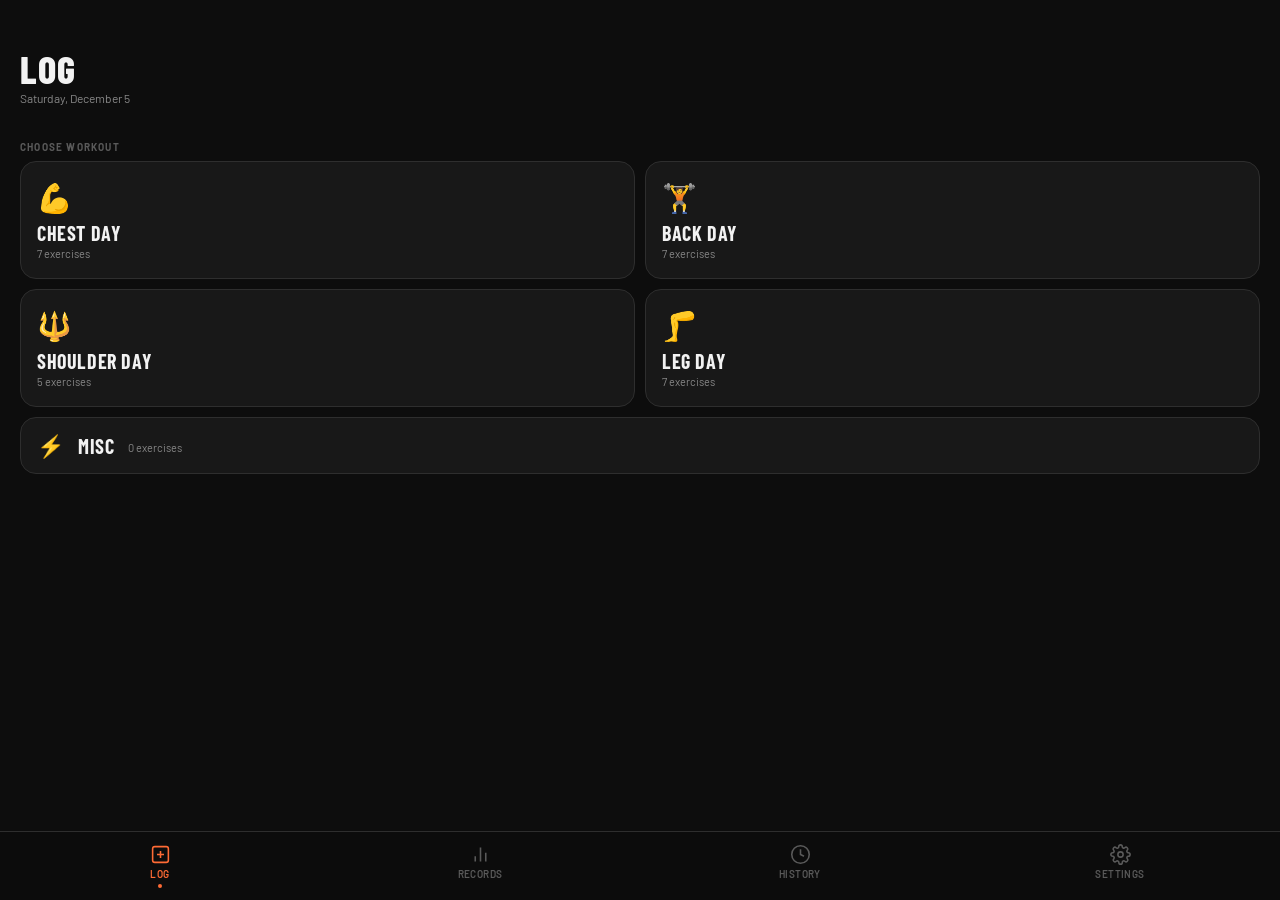
<file: Index.html>
<!DOCTYPE html>
<html lang="en">
<head>
<meta charset="UTF-8">
<meta name="viewport" content="width=device-width, initial-scale=1.0, viewport-fit=cover">
<meta name="apple-mobile-web-app-capable" content="yes">
<meta name="apple-mobile-web-app-status-bar-style" content="black-translucent">
<meta name="apple-mobile-web-app-title" content="IronLog">
<meta name="theme-color" content="#0d0d0d">
<title>IronLog</title>
<link href="https://fonts.googleapis.com/css2?family=Barlow+Condensed:wght@400;600;700;800&family=Barlow:wght@300;400;500;600&display=swap" rel="stylesheet">
<style>
:root {
  --bg:#0d0d0d; --surface:#181818; --surface2:#222; --surface3:#2c2c2c;
  --border:#2e2e2e; --text:#f2f2f2; --muted:#5a5a5a; --muted2:#888;
  --accent:#ff6b35; --accent-dim:rgba(255,107,53,0.1); --accent-border:rgba(255,107,53,0.3);
  --green:#39d98a; --red:#ff4d6d;
  --safe-bottom:env(safe-area-inset-bottom,0px); --safe-top:env(safe-area-inset-top,0px);
}
*{box-sizing:border-box;margin:0;padding:0;-webkit-tap-highlight-color:transparent}
body{background:var(--bg);color:var(--text);font-family:'Barlow',sans-serif;font-size:15px;min-height:100dvh;overflow:hidden;user-select:none}
.app{display:flex;flex-direction:column;height:100dvh}
.page-container{flex:1;overflow-y:auto;overflow-x:hidden;padding-bottom:20px}
/* NAV */
.nav{flex-shrink:0;background:rgba(13,13,13,.96);backdrop-filter:blur(20px);border-top:1px solid var(--border);display:flex;padding:8px 0 calc(8px + var(--safe-bottom));z-index:100}
.nav-btn{flex:1;display:flex;flex-direction:column;align-items:center;gap:3px;background:none;border:none;color:var(--muted);font-family:'Barlow',sans-serif;font-size:10px;font-weight:600;letter-spacing:.04em;text-transform:uppercase;cursor:pointer;padding:4px 0;transition:color .18s}
.nav-btn.active{color:var(--accent)}
.nav-btn svg{width:21px;height:21px;stroke-width:1.8}
.nav-dot{width:4px;height:4px;border-radius:50%;background:var(--accent);margin-top:1px;opacity:0;transition:opacity .2s}
.nav-btn.active .nav-dot{opacity:1}
/* PAGES */
.page{display:none}.page.active{display:block}
.status-pad{height:calc(50px + var(--safe-top))}
/* HEADERS */
.page-head{padding:0 20px 16px}
.page-head-title{font-family:'Barlow Condensed',sans-serif;font-size:38px;font-weight:800;letter-spacing:.02em;line-height:1;text-transform:uppercase}
.page-head-sub{font-size:12px;color:var(--muted2);margin-top:3px}
.section-label{font-size:10px;font-weight:700;letter-spacing:.12em;text-transform:uppercase;color:var(--muted);padding:0 20px;margin-bottom:8px;margin-top:20px}
/* DAY GRID */
.day-grid{display:grid;grid-template-columns:1fr 1fr;gap:10px;padding:0 20px}
.day-card{background:var(--surface);border:1px solid var(--border);border-radius:16px;padding:18px 16px;cursor:pointer;transition:all .18s;position:relative;overflow:hidden}
.day-card::before{content:'';position:absolute;top:0;left:0;right:0;height:3px;background:var(--accent);opacity:0;transition:opacity .18s}
.day-card:active{transform:scale(.97);background:var(--surface2)}
.day-card.active-session{border-color:var(--accent-border);background:var(--accent-dim)}
.day-card.active-session::before{opacity:1}
.day-card-icon{font-size:28px;margin-bottom:8px;display:block}
.day-card-name{font-family:'Barlow Condensed',sans-serif;font-size:20px;font-weight:700;letter-spacing:.03em;text-transform:uppercase;line-height:1}
.day-card-count{font-size:11px;color:var(--muted2);margin-top:4px}
.day-card.misc{grid-column:span 2;display:flex;align-items:center;gap:14px;padding:14px 16px}
.day-card.misc .day-card-icon{margin-bottom:0;font-size:22px}
/* WORKOUT */
.workout-view{padding:0 20px}
.timer-bar{background:var(--surface);border:1px solid var(--border);border-radius:16px;padding:14px 18px;margin-bottom:16px;display:flex;align-items:center;justify-content:space-between}
.timer-display{font-family:'Barlow Condensed',sans-serif;font-size:40px;font-weight:700;letter-spacing:.04em;color:var(--accent);line-height:1}
.timer-label{font-size:10px;color:var(--muted);text-transform:uppercase;letter-spacing:.1em;margin-top:2px}
.timer-btn{background:var(--surface2);border:1px solid var(--border);border-radius:10px;color:var(--red);font-family:'Barlow',sans-serif;font-size:13px;font-weight:700;padding:10px 18px;cursor:pointer;transition:all .15s;letter-spacing:.03em}
.timer-btn:active{background:var(--surface3)}
/* EXERCISE BLOCKS */
.exercise-block{background:var(--surface);border:1px solid var(--border);border-radius:14px;overflow:hidden;margin-bottom:10px}
.ex-header{display:flex;align-items:center;justify-content:space-between;padding:13px 14px;border-bottom:1px solid var(--border)}
.ex-name{font-family:'Barlow Condensed',sans-serif;font-size:18px;font-weight:700;letter-spacing:.02em}
.ex-meta{font-size:11px;color:var(--muted2);margin-top:1px}
.ex-ts{font-size:10px;color:var(--muted);margin-top:2px}
.ex-actions{display:flex;gap:6px;align-items:center}
.icon-btn{width:30px;height:30px;border-radius:8px;border:1px solid var(--border);background:var(--surface2);color:var(--muted2);cursor:pointer;display:flex;align-items:center;justify-content:center;font-size:13px;transition:all .12s}
.icon-btn:active{transform:scale(.9)}
.icon-btn.del{color:var(--red)}
/* SETS */
.set-row{display:grid;grid-template-columns:28px 1fr 1fr 38px;align-items:center;gap:6px;padding:9px 14px;border-bottom:1px solid var(--border)}
.set-row:last-of-type{border-bottom:none}
.set-row.pr{background:rgba(255,107,53,.06)}
.set-num{font-size:11px;color:var(--muted);font-weight:700;text-align:center}
.set-input{background:var(--surface2);border:1px solid var(--border);border-radius:8px;color:var(--text);font-family:'Barlow',sans-serif;font-size:15px;font-weight:500;padding:7px 8px;width:100%;text-align:center;outline:none;transition:border-color .15s;-webkit-appearance:none}
.set-input:focus{border-color:var(--accent)}
.set-input::placeholder{color:var(--muted)}
.pr-badge{background:var(--accent);color:#fff;font-size:8px;font-weight:800;letter-spacing:.08em;padding:3px 5px;border-radius:5px;text-transform:uppercase;text-align:center;line-height:1.2;white-space:nowrap}
.add-set-btn{display:flex;align-items:center;justify-content:center;gap:5px;width:100%;padding:11px;background:none;border:none;border-top:1px solid var(--border);color:var(--accent);font-family:'Barlow',sans-serif;font-size:13px;font-weight:600;cursor:pointer;transition:background .12s}
.add-set-btn:active{background:var(--accent-dim)}
.add-ex-btn{display:flex;align-items:center;justify-content:center;gap:8px;width:100%;padding:14px;border-radius:14px;background:var(--surface);border:1px dashed var(--border);color:var(--accent);font-family:'Barlow',sans-serif;font-size:14px;font-weight:600;cursor:pointer;margin-bottom:10px;transition:all .15s}
.add-ex-btn:active{background:var(--accent-dim);border-color:var(--accent-border)}
.back-btn{display:flex;align-items:center;gap:6px;background:none;border:none;color:var(--accent);font-family:'Barlow',sans-serif;font-size:14px;font-weight:600;cursor:pointer;padding:0 20px 14px}
/* RECORDS */
.muscle-header{display:flex;align-items:center;justify-content:space-between;padding:14px 20px;background:var(--surface);border-top:1px solid var(--border);border-bottom:1px solid var(--border);cursor:pointer}
.muscle-header-left{display:flex;align-items:center;gap:10px}
.muscle-icon{font-size:20px}
.muscle-name{font-family:'Barlow Condensed',sans-serif;font-size:20px;font-weight:700;letter-spacing:.04em;text-transform:uppercase}
.muscle-chevron{color:var(--muted);font-size:12px;transition:transform .2s}
.muscle-chevron.open{transform:rotate(180deg)}
.exercise-record-row{display:flex;align-items:center;justify-content:space-between;padding:13px 20px;border-bottom:1px solid var(--border);background:var(--bg)}
.exercise-record-row:last-child{border-bottom:none}
.er-name{font-weight:500;font-size:14px}
.er-target{font-size:11px;color:var(--muted2);margin-top:2px}
.er-pr{text-align:right}
.er-pr-val{font-family:'Barlow Condensed',sans-serif;font-size:20px;font-weight:700;color:var(--accent)}
.er-pr-date{font-size:10px;color:var(--muted);margin-top:1px}
.er-no-pr{font-size:11px;color:var(--muted)}
/* HISTORY */
.history-entry{margin:0 20px 10px;background:var(--surface);border:1px solid var(--border);border-radius:14px;overflow:hidden}
.he-header{display:flex;align-items:center;justify-content:space-between;padding:13px 16px;border-bottom:1px solid var(--border)}
.he-day{font-family:'Barlow Condensed',sans-serif;font-size:18px;font-weight:700;letter-spacing:.03em}
.he-date{font-size:11px;color:var(--muted2);margin-top:2px}
.he-badges{display:flex;gap:6px;align-items:center}
.he-duration{font-size:12px;color:var(--muted2);font-weight:500}
.he-body{padding:12px 16px}
.he-exercise-row{display:flex;align-items:center;justify-content:space-between;padding:5px 0;border-bottom:1px solid var(--border);font-size:13px}
.he-exercise-row:last-child{border-bottom:none}
.he-ex-sets{color:var(--muted2);font-size:12px}
.he-cal-row{display:flex;align-items:center;justify-content:space-between;padding:10px 0 0;margin-top:6px;border-top:1px solid var(--border)}
.he-cal-label{font-size:12px;color:var(--muted2)}
.he-cal-val{font-family:'Barlow Condensed',sans-serif;font-size:18px;font-weight:700;color:var(--green)}
/* SETTINGS */
.settings-group{margin:0 20px 10px;background:var(--surface);border:1px solid var(--border);border-radius:14px;overflow:hidden}
.settings-row{display:flex;align-items:center;justify-content:space-between;padding:14px 16px;border-bottom:1px solid var(--border)}
.settings-row:last-child{border-bottom:none}
.settings-row-label{font-size:14px;font-weight:500}
.settings-row-sub{font-size:11px;color:var(--muted2);margin-top:2px}
.color-swatches{display:flex;gap:8px}
.swatch{width:28px;height:28px;border-radius:50%;cursor:pointer;transition:transform .15s;border:2px solid transparent}
.swatch.selected{border-color:#fff;transform:scale(1.15)}
.custom-ex-form{padding:14px 16px;border-top:1px solid var(--border)}
.form-row{display:flex;gap:8px;margin-bottom:8px}
.form-input{flex:1;background:var(--surface2);border:1px solid var(--border);border-radius:10px;color:var(--text);font-family:'Barlow',sans-serif;font-size:14px;padding:10px 12px;outline:none;transition:border-color .15s;-webkit-appearance:none}
.form-input:focus{border-color:var(--accent)}
.form-input::placeholder{color:var(--muted)}
.form-select{background:var(--surface2);border:1px solid var(--border);border-radius:10px;color:var(--text);font-family:'Barlow',sans-serif;font-size:14px;padding:10px 12px;outline:none;-webkit-appearance:none;cursor:pointer;flex:1}
.form-btn{background:var(--accent);color:#fff;border:none;border-radius:10px;font-family:'Barlow',sans-serif;font-size:14px;font-weight:700;padding:10px 18px;cursor:pointer;white-space:nowrap;transition:opacity .15s}
.form-btn:active{opacity:.8}
.custom-ex-list{padding:0 16px 8px}
.custom-ex-item{display:flex;align-items:center;justify-content:space-between;padding:9px 0;border-bottom:1px solid var(--border);font-size:13px}
.custom-ex-item:last-child{border-bottom:none}
/* PROFILE */
.profile-card{margin:0 20px 10px;background:var(--surface);border:1px solid var(--border);border-radius:14px;overflow:hidden}
.profile-inputs{padding:16px}
.profile-row{display:grid;grid-template-columns:1fr 1fr;gap:10px;margin-bottom:10px}
.profile-field label{font-size:10px;font-weight:700;letter-spacing:.1em;text-transform:uppercase;color:var(--muted);display:block;margin-bottom:5px}
.profile-field input,.profile-field select{width:100%;background:var(--surface2);border:1px solid var(--border);border-radius:10px;color:var(--text);font-family:'Barlow',sans-serif;font-size:15px;padding:10px 12px;outline:none;transition:border-color .15s;-webkit-appearance:none}
.profile-field input:focus,.profile-field select:focus{border-color:var(--accent)}
.profile-field input::placeholder{color:var(--muted)}
.calorie-result{margin:12px 20px 0;background:var(--accent-dim);border:1px solid var(--accent-border);border-radius:14px;padding:16px 18px;display:flex;align-items:center;justify-content:space-between}
.calorie-label{font-size:12px;color:var(--muted2);margin-top:3px}
.calorie-val{font-family:'Barlow Condensed',sans-serif;font-size:36px;font-weight:800;color:var(--accent);line-height:1}
.calorie-unit{font-size:12px;color:var(--muted2);margin-top:3px;text-align:right}
/* LIBRARY EDITOR */
.lib-ex-item{display:flex;flex-direction:column;padding:12px 16px;border-bottom:1px solid var(--border);cursor:pointer;transition:background .12s}
.lib-ex-item:last-child{border-bottom:none}
.lib-ex-item:active{background:var(--surface2)}
.lib-ex-item-top{display:flex;align-items:center;justify-content:space-between}
.lib-ex-item-name{font-weight:600;font-size:14px}
.lib-ex-item-muscle{font-size:11px;color:var(--muted2);margin-top:2px}
.lib-ex-edit{display:none;padding-top:12px;gap:8px;flex-direction:column}
.lib-ex-edit.open{display:flex}
.lib-edit-row{display:flex;gap:8px}
.lib-edit-input{flex:1;background:var(--surface3);border:1px solid var(--border);border-radius:8px;color:var(--text);font-family:'Barlow',sans-serif;font-size:13px;padding:8px 10px;outline:none;transition:border-color .15s;-webkit-appearance:none;text-align:center}
.lib-edit-input:focus{border-color:var(--accent)}
.lib-edit-label{font-size:10px;color:var(--muted);text-align:center;margin-top:3px;letter-spacing:.06em;text-transform:uppercase}
.lib-save-btn{background:var(--accent);color:#fff;border:none;border-radius:8px;font-family:'Barlow',sans-serif;font-size:13px;font-weight:700;padding:9px 16px;cursor:pointer}
/* MODAL */
.modal-overlay{position:fixed;inset:0;background:rgba(0,0,0,.75);backdrop-filter:blur(8px);z-index:200;display:flex;align-items:flex-end;opacity:0;pointer-events:none;transition:opacity .2s}
.modal-overlay.open{opacity:1;pointer-events:all}
.modal{background:var(--surface);border-radius:22px 22px 0 0;width:100%;max-height:80dvh;display:flex;flex-direction:column;padding-bottom:var(--safe-bottom);transform:translateY(100%);transition:transform .3s cubic-bezier(.32,.72,0,1)}
.modal-overlay.open .modal{transform:translateY(0)}
.modal-handle{width:36px;height:4px;border-radius:2px;background:var(--border);margin:14px auto 0;flex-shrink:0}
.modal-head{padding:16px 20px 12px;flex-shrink:0;border-bottom:1px solid var(--border)}
.modal-title{font-family:'Barlow Condensed',sans-serif;font-size:26px;font-weight:800;text-transform:uppercase;letter-spacing:.03em}
.modal-sub{font-size:12px;color:var(--muted2);margin-top:2px}
.modal-search{width:100%;background:var(--surface2);border:1px solid var(--border);border-radius:10px;color:var(--text);font-family:'Barlow',sans-serif;font-size:15px;padding:11px 14px;outline:none;transition:border-color .15s;margin-top:10px;-webkit-appearance:none}
.modal-search:focus{border-color:var(--accent)}
.modal-search::placeholder{color:var(--muted)}
.modal-list{overflow-y:auto;flex:1;padding:8px 0 16px;scrollbar-width:none}
.modal-list::-webkit-scrollbar{display:none}
.modal-section-label{font-size:10px;font-weight:700;letter-spacing:.12em;color:var(--muted);text-transform:uppercase;padding:10px 20px 4px}
.modal-ex-item{display:flex;align-items:center;justify-content:space-between;padding:12px 20px;cursor:pointer;transition:background .12s}
.modal-ex-item:active{background:var(--surface2)}
.modal-ex-name{font-weight:500;font-size:14px}
.modal-ex-cat{font-size:11px;color:var(--muted2);margin-top:2px}
.modal-ex-pr{font-size:12px;color:var(--accent);font-weight:600}
.modal-ex-target{font-size:11px;color:var(--muted)}
/* WORKOUT SUMMARY MODAL */
.summary-modal{background:var(--surface);border-radius:22px 22px 0 0;width:100%;max-height:90dvh;display:flex;flex-direction:column;padding-bottom:var(--safe-bottom);transform:translateY(100%);transition:transform .3s cubic-bezier(.32,.72,0,1)}
.modal-overlay.open .summary-modal{transform:translateY(0)}
.summary-head{padding:20px 20px 16px;text-align:center;border-bottom:1px solid var(--border)}
.summary-emoji{font-size:40px;margin-bottom:8px}
.summary-title{font-family:'Barlow Condensed',sans-serif;font-size:32px;font-weight:800;text-transform:uppercase;letter-spacing:.04em}
.summary-sub{font-size:13px;color:var(--muted2);margin-top:4px}
.summary-stats{display:grid;grid-template-columns:1fr 1fr 1fr;gap:1px;background:var(--border);border-bottom:1px solid var(--border)}
.summary-stat{background:var(--surface);padding:16px 12px;text-align:center}
.summary-stat-val{font-family:'Barlow Condensed',sans-serif;font-size:26px;font-weight:700;line-height:1}
.summary-stat-val.accent{color:var(--accent)}
.summary-stat-val.green{color:var(--green)}
.summary-stat-label{font-size:10px;color:var(--muted);text-transform:uppercase;letter-spacing:.08em;margin-top:3px}
.summary-body{overflow-y:auto;flex:1;padding:16px 20px}
.summary-pr-item{display:flex;align-items:center;justify-content:space-between;padding:10px 0;border-bottom:1px solid var(--border)}
.summary-pr-item:last-child{border-bottom:none}
.summary-pr-name{font-weight:500;font-size:14px}
.summary-pr-old{font-size:11px;color:var(--muted);margin-top:2px}
.summary-pr-new{text-align:right}
.summary-pr-val{font-family:'Barlow Condensed',sans-serif;font-size:20px;font-weight:700;color:var(--accent)}
.summary-pr-badge{font-size:9px;color:var(--accent);font-weight:800;letter-spacing:.08em;text-transform:uppercase;margin-top:2px}
.summary-actions{padding:16px 20px 4px;display:flex;flex-direction:column;gap:10px;flex-shrink:0}
.summary-btn-primary{width:100%;padding:16px;border-radius:14px;background:var(--accent);color:#fff;border:none;font-family:'Barlow Condensed',sans-serif;font-size:20px;font-weight:700;letter-spacing:.06em;text-transform:uppercase;cursor:pointer;transition:opacity .15s;box-shadow:0 4px 20px rgba(255,107,53,.3)}
.summary-btn-primary:active{opacity:.85}
.summary-btn-secondary{width:100%;padding:14px;border-radius:14px;background:var(--surface2);color:var(--muted2);border:1px solid var(--border);font-family:'Barlow',sans-serif;font-size:14px;font-weight:600;cursor:pointer}
/* TOAST */
.toast{position:fixed;top:calc(60px + var(--safe-top));left:50%;transform:translateX(-50%) translateY(-10px);background:var(--surface);border:1px solid var(--border);color:var(--text);padding:10px 18px;border-radius:20px;font-weight:600;font-size:13px;z-index:400;opacity:0;transition:all .25s;white-space:nowrap;pointer-events:none;box-shadow:0 4px 20px rgba(0,0,0,.4)}
.toast.pr{background:var(--accent);color:#fff;border-color:var(--accent)}
.toast.show{opacity:1;transform:translateX(-50%) translateY(0)}
.empty{text-align:center;padding:60px 30px;color:var(--muted)}
.empty-icon{font-size:44px;margin-bottom:12px}
.empty p{font-size:14px;line-height:1.5}
</style>
</head>
<body>
<div class="app">
  <div class="page-container" id="page-container">

    <!-- ▌ LOG ▌ -->
    <div class="page active" id="page-log">
      <div class="status-pad"></div>
      <div id="log-home">
        <div class="page-head">
          <div class="page-head-title">Log</div>
          <div class="page-head-sub" id="log-date-sub"></div>
        </div>
        <div class="section-label">Choose Workout</div>
        <div class="day-grid" id="day-grid"></div>
      </div>
      <div id="log-active" style="display:none"></div>
    </div>

    <!-- ▌ RECORDS ▌ -->
    <div class="page" id="page-records">
      <div class="status-pad"></div>
      <div class="page-head">
        <div class="page-head-title">Records</div>
        <div class="page-head-sub">PRs &amp; recommended ranges</div>
      </div>
      <div id="records-body"></div>
    </div>

    <!-- ▌ HISTORY ▌ -->
    <div class="page" id="page-history">
      <div class="status-pad"></div>
      <div class="page-head">
        <div class="page-head-title">History</div>
        <div class="page-head-sub" id="history-sub"></div>
      </div>
      <div id="history-body"></div>
    </div>

    <!-- ▌ SETTINGS ▌ -->
    <div class="page" id="page-settings">
      <div class="status-pad"></div>
      <div class="page-head">
        <div class="page-head-title">Settings</div>
        <div class="page-head-sub">Profile, preferences &amp; library</div>
      </div>

      <!-- PROFILE -->
      <div class="section-label">Profile</div>
      <div class="profile-card">
        <div class="profile-inputs">
          <div class="profile-row">
            <div class="profile-field">
              <label>Age</label>
              <input type="number" id="prof-age" placeholder="e.g. 28" inputmode="numeric" onchange="saveProfile()">
            </div>
            <div class="profile-field">
              <label>Sex</label>
              <select id="prof-sex" onchange="saveProfile()">
                <option value="">—</option>
                <option value="male">Male</option>
                <option value="female">Female</option>
              </select>
            </div>
          </div>
          <div class="profile-row">
            <div class="profile-field">
              <label>Weight (lbs)</label>
              <input type="number" id="prof-weight" placeholder="e.g. 185" inputmode="decimal" onchange="saveProfile()">
            </div>
            <div class="profile-field">
              <label>Height (in)</label>
              <input type="number" id="prof-height" placeholder="e.g. 70" inputmode="decimal" onchange="saveProfile()">
            </div>
          </div>
        </div>
      </div>
      <div id="calorie-result-block" style="display:none">
        <div class="calorie-result">
          <div>
            <div class="calorie-label">Est. daily calories to maintain weight</div>
            <div style="font-size:10px;color:var(--muted);margin-top:4px">Mifflin-St Jeor · lightly active (1.375)</div>
          </div>
          <div style="text-align:right">
            <div class="calorie-val" id="tdee-val">—</div>
            <div class="calorie-unit">kcal / day</div>
          </div>
        </div>
      </div>

      <!-- ACCENT COLOR -->
      <div class="section-label">Accent Color</div>
      <div class="settings-group">
        <div class="settings-row">
          <div>
            <div class="settings-row-label">Theme Color</div>
            <div class="settings-row-sub">Applied across the app</div>
          </div>
          <div class="color-swatches" id="color-swatches"></div>
        </div>
      </div>

      <!-- EXERCISE LIBRARY -->
      <div class="section-label">Exercise Library</div>
      <div class="settings-group">
        <div class="settings-row" style="cursor:pointer" onclick="toggleLibrary()">
          <div>
            <div class="settings-row-label">Edit Rep &amp; Weight Targets</div>
            <div class="settings-row-sub">Adjust all exercises in your library</div>
          </div>
          <span style="color:var(--accent)" id="lib-toggle-icon">&#9660;</span>
        </div>
        <div id="library-body" style="display:none"></div>
      </div>

      <!-- CUSTOM EXERCISES -->
      <div class="section-label">Add Movements</div>
      <div class="settings-group">
        <div class="settings-row" style="cursor:pointer" onclick="toggleCustomForm()">
          <div>
            <div class="settings-row-label">Add Custom Exercise</div>
            <div class="settings-row-sub">Expand your exercise library</div>
          </div>
          <span style="color:var(--accent);font-size:20px" id="custom-form-toggle">+</span>
        </div>
        <div class="custom-ex-form" id="custom-ex-form" style="display:none">
          <div class="form-row">
            <input class="form-input" id="new-ex-name" placeholder="Exercise name" type="text">
          </div>
          <div class="form-row">
            <select class="form-select" id="new-ex-muscle">
              <option value="Chest">Chest</option><option value="Back">Back</option>
              <option value="Shoulders">Shoulders</option><option value="Quads">Quads</option>
              <option value="Hamstrings">Hamstrings</option><option value="Glutes">Glutes</option>
              <option value="Biceps">Biceps</option><option value="Triceps">Triceps</option>
              <option value="Core">Core</option><option value="Cardio">Cardio</option><option value="Misc">Misc</option>
            </select>
            <input class="form-input" id="new-ex-sets" placeholder="Sets (e.g. 3-4)" style="flex:1">
          </div>
          <div class="form-row">
            <button class="form-btn" onclick="addCustomExercise()">Add Exercise</button>
          </div>
        </div>
        <div class="custom-ex-list" id="custom-ex-list"></div>
      </div>

      <!-- DATA -->
      <div class="section-label">Data</div>
      <div class="settings-group">
        <div class="settings-row" style="cursor:pointer" onclick="clearAllData()">
          <div>
            <div class="settings-row-label" style="color:var(--red)">Clear All Data</div>
            <div class="settings-row-sub">Wipes workouts, PRs, custom exercises, and profile</div>
          </div>
          <span style="color:var(--red)">&#8594;</span>
        </div>
      </div>
      <div style="height:20px"></div>
    </div>

  </div><!-- /page-container -->

  <!-- NAV -->
  <nav class="nav">
    <button class="nav-btn active" data-page="log" onclick="switchPage('log',this)">
      <svg viewBox="0 0 24 24" fill="none" stroke="currentColor"><rect x="3" y="3" width="18" height="18" rx="2.5"/><path d="M8 12h8M12 8v8"/></svg>
      Log<div class="nav-dot"></div>
    </button>
    <button class="nav-btn" data-page="records" onclick="switchPage('records',this)">
      <svg viewBox="0 0 24 24" fill="none" stroke="currentColor"><polyline points="18 20 18 10"/><polyline points="12 20 12 4"/><polyline points="6 20 6 14"/></svg>
      Records<div class="nav-dot"></div>
    </button>
    <button class="nav-btn" data-page="history" onclick="switchPage('history',this)">
      <svg viewBox="0 0 24 24" fill="none" stroke="currentColor"><circle cx="12" cy="12" r="10"/><polyline points="12 6 12 12 16 14"/></svg>
      History<div class="nav-dot"></div>
    </button>
    <button class="nav-btn" data-page="settings" onclick="switchPage('settings',this)">
      <svg viewBox="0 0 24 24" fill="none" stroke="currentColor"><circle cx="12" cy="12" r="3"/><path d="M19.4 15a1.65 1.65 0 0 0 .33 1.82l.06.06a2 2 0 0 1-2.83 2.83l-.06-.06a1.65 1.65 0 0 0-1.82-.33 1.65 1.65 0 0 0-1 1.51V21a2 2 0 0 1-4 0v-.09A1.65 1.65 0 0 0 9 19.4a1.65 1.65 0 0 0-1.82.33l-.06.06a2 2 0 0 1-2.83-2.83l.06-.06A1.65 1.65 0 0 0 4.68 15a1.65 1.65 0 0 0-1.51-1H3a2 2 0 0 1 0-4h.09A1.65 1.65 0 0 0 4.6 9a1.65 1.65 0 0 0-.33-1.82l-.06-.06a2 2 0 0 1 2.83-2.83l.06.06A1.65 1.65 0 0 0 9 4.68a1.65 1.65 0 0 0 1-1.51V3a2 2 0 0 1 4 0v.09a1.65 1.65 0 0 0 1 1.51 1.65 1.65 0 0 0 1.82-.33l.06-.06a2 2 0 0 1 2.83 2.83l-.06.06A1.65 1.65 0 0 0 19.4 9a1.65 1.65 0 0 0 1.51 1H21a2 2 0 0 1 0 4h-.09a1.65 1.65 0 0 0-1.51 1z"/></svg>
      Settings<div class="nav-dot"></div>
    </button>
  </nav>
</div>

<!-- EXERCISE PICKER MODAL -->
<div class="modal-overlay" id="ex-modal">
  <div class="modal">
    <div class="modal-handle"></div>
    <div class="modal-head">
      <div class="modal-title" id="modal-title">Add Exercise</div>
      <div class="modal-sub" id="modal-sub"></div>
      <input class="modal-search" id="modal-search" placeholder="Search exercises..." oninput="filterModal(this.value)">
    </div>
    <div class="modal-list" id="modal-list"></div>
  </div>
</div>

<!-- WORKOUT SUMMARY MODAL -->
<div class="modal-overlay" id="summary-modal">
  <div class="summary-modal">
    <div class="modal-handle"></div>
    <div class="summary-head">
      <div class="summary-emoji" id="sum-emoji">&#127942;</div>
      <div class="summary-title" id="sum-title">Workout Complete</div>
      <div class="summary-sub" id="sum-sub"></div>
    </div>
    <div class="summary-stats">
      <div class="summary-stat">
        <div class="summary-stat-val accent" id="sum-duration">—</div>
        <div class="summary-stat-label">Duration</div>
      </div>
      <div class="summary-stat">
        <div class="summary-stat-val green" id="sum-calories">—</div>
        <div class="summary-stat-label">kcal burned</div>
      </div>
      <div class="summary-stat">
        <div class="summary-stat-val" id="sum-sets">—</div>
        <div class="summary-stat-label">Total Sets</div>
      </div>
    </div>
    <div class="summary-body" id="summary-body"></div>
    <div class="summary-actions">
      <div id="sum-pr-update-area"></div>
      <button class="summary-btn-primary" onclick="dismissSummary()">Done</button>
    </div>
  </div>
</div>

<div class="toast" id="toast"></div>

<script>
// ═══════════════════════════════════════════════
//  CONSTANTS
// ═══════════════════════════════════════════════
const ACCENT_COLORS = [
  {name:'Fire',hex:'#ff6b35'},{name:'Cyan',hex:'#00d4ff'},
  {name:'Lime',hex:'#b8ff3a'},{name:'Purple',hex:'#a855f7'},{name:'Pink',hex:'#f43f8e'},
];

const DAY_DEFS = [
  {id:'chest',label:'Chest Day',icon:'💪',exercises:[
    {name:'Barbell Bench Press',         muscle:'Chest',   targetSets:'4-5 warmup + 5 working',targetReps:'5-8',   targetWeight:0},
    {name:'Incline Dumbbell Bench Press',muscle:'Chest',   targetSets:'3',                      targetReps:'8-12',  targetWeight:0},
    {name:'Machine Pectoral Fly',        muscle:'Chest',   targetSets:'4',                      targetReps:'10-15', targetWeight:0},
    {name:'Triceps Pushdown (machine)',  muscle:'Triceps', targetSets:'4',                      targetReps:'10-15', targetWeight:0},
    {name:'Tricep Pushdown (cable)',     muscle:'Triceps', targetSets:'4',                      targetReps:'10-15', targetWeight:0},
    {name:'Decline Sit-ups',             muscle:'Core',    targetSets:'5',                      targetReps:'15-20', targetWeight:0},
    {name:'Cardio',                      muscle:'Cardio',  targetSets:'1',                      targetReps:'20 min',targetWeight:0},
  ]},
  {id:'back',label:'Back Day',icon:'🏋️',exercises:[
    {name:'Landmine Rows',               muscle:'Back',    targetSets:'4-5 warmup + 5 working',targetReps:'5-8',   targetWeight:0},
    {name:'Seated/Low Row',              muscle:'Back',    targetSets:'4',                      targetReps:'8-12',  targetWeight:0},
    {name:'Assisted Pullups',            muscle:'Back',    targetSets:'4',                      targetReps:'6-10',  targetWeight:0},
    {name:'Pulldowns',                   muscle:'Back',    targetSets:'4',                      targetReps:'8-12',  targetWeight:0},
    {name:'Standing Bicep Curls',        muscle:'Biceps',  targetSets:'5',                      targetReps:'8-12',  targetWeight:0},
    {name:'Decline Sit-ups',             muscle:'Core',    targetSets:'5',                      targetReps:'15-20', targetWeight:0},
    {name:'Cardio',                      muscle:'Cardio',  targetSets:'1',                      targetReps:'20 min',targetWeight:0},
  ]},
  {id:'shoulders',label:'Shoulder Day',icon:'🔱',exercises:[
    {name:'Overhead Barbell Press',      muscle:'Shoulders',targetSets:'4-5 warmup + 5 working',targetReps:'5-8',   targetWeight:0},
    {name:'Single-Arm Rear Delt Flys',   muscle:'Shoulders',targetSets:'4',                     targetReps:'12-15', targetWeight:0},
    {name:'Dumbbell Lateral Raises',     muscle:'Shoulders',targetSets:'4',                     targetReps:'12-15', targetWeight:0},
    {name:'Cable Lateral Raises',        muscle:'Shoulders',targetSets:'4',                     targetReps:'12-15', targetWeight:0},
    {name:'Cardio',                      muscle:'Cardio',   targetSets:'1',                     targetReps:'20 min',targetWeight:0},
  ]},
  {id:'legs',label:'Leg Day',icon:'🦵',exercises:[
    {name:'Hack Squat',                            muscle:'Quads',      targetSets:'4-5 warmup + 5 working',targetReps:'5-8',   targetWeight:0},
    {name:'Leg Press',                             muscle:'Quads',      targetSets:'3',                      targetReps:'8-12',  targetWeight:0},
    {name:'Quad Extensions (machine)',             muscle:'Quads',      targetSets:'4',                      targetReps:'10-15', targetWeight:0},
    {name:'Laying Hamstring Curls (machine)',      muscle:'Hamstrings', targetSets:'4',                      targetReps:'10-15', targetWeight:0},
    {name:'Glute/Back Extensions or Hip Thrusts', muscle:'Glutes',     targetSets:'4',                      targetReps:'10-15', targetWeight:0},
    {name:'Decline Sit-ups',                       muscle:'Core',       targetSets:'5',                      targetReps:'15-20', targetWeight:0},
    {name:'Cardio',                                muscle:'Cardio',     targetSets:'1',                      targetReps:'20 min',targetWeight:0},
  ]},
  {id:'misc',label:'Misc',icon:'⚡',exercises:[]},
];

// MET values for calorie burn estimation by muscle group
const MET_BY_MUSCLE = {
  Chest:5.0,Back:5.5,Shoulders:4.5,Quads:6.0,Hamstrings:5.5,
  Glutes:5.5,Biceps:3.5,Triceps:3.5,Core:4.0,Cardio:8.0,Misc:4.5,
};

const MUSCLE_ORDER = ['Chest','Back','Shoulders','Quads','Hamstrings','Glutes','Biceps','Triceps','Core','Cardio','Misc'];
const MUSCLE_ICONS = {Chest:'💪',Back:'🏋️',Shoulders:'🔱',Quads:'🦵',Hamstrings:'🦵',Glutes:'🍑',Biceps:'💪',Triceps:'💪',Core:'🔥',Cardio:'🏃',Misc:'⚡'};

// ═══════════════════════════════════════════════
//  STATE
// ═══════════════════════════════════════════════
let S = {
  accentColor:'#ff6b35',
  profile:{age:'',sex:'',weight:'',height:''},
  exerciseOverrides:{},   // { exerciseName: {targetSets, targetReps, targetWeight} }
  currentSession:null,    // {dayId, startTime, exercises:[]}
  workouts:[],
  prs:{},                 // {name:{weight,reps,e1rm,date}}
  customExercises:[],
};

function loadState(){
  try{const s=localStorage.getItem('ironlog_v5');if(s)Object.assign(S,JSON.parse(s));}catch(e){}
}
function saveState(){
  try{localStorage.setItem('ironlog_v5',JSON.stringify(S));}catch(e){}
}

// ═══════════════════════════════════════════════
//  TIMER
// ═══════════════════════════════════════════════
let timerInterval=null;
function startTimer(){
  if(timerInterval)return;
  timerInterval=setInterval(()=>{
    const el=document.getElementById('timer-display');
    if(!el||!S.currentSession)return;
    const sec=Math.floor((Date.now()-S.currentSession.startTime)/1000);
    const h=Math.floor(sec/3600),m=Math.floor((sec%3600)/60),s=sec%60;
    el.textContent=h>0?`${h}:${pad(m)}:${pad(s)}`:`${pad(m)}:${pad(s)}`;
  },1000);
}
function stopTimer(){clearInterval(timerInterval);timerInterval=null;}
function pad(n){return String(n).padStart(2,'0');}

// ═══════════════════════════════════════════════
//  UTILS
// ═══════════════════════════════════════════════
function todayStr(){return new Date().toLocaleDateString('en-US',{weekday:'long',month:'long',day:'numeric'});}
function timeStr(ts){return new Date(ts).toLocaleTimeString('en-US',{hour:'numeric',minute:'2-digit'});}
function shortDate(ts){return new Date(ts).toLocaleDateString('en-US',{month:'short',day:'numeric',year:'numeric'});}
function durStr(ms){const m=Math.round(ms/60000);return m<60?`${m}m`:`${Math.floor(m/60)}h ${m%60}m`;}
function e1rm(w,r){return(w&&r)?Math.round(w*(1+r/30)):0;}
function isPR(name,w,r){
  if(!w||!r)return false;
  const v=e1rm(w,r),p=S.prs[name];return!p||v>p.e1rm;
}
function recordPR(name,w,r){S.prs[name]={weight:w,reps:r,e1rm:e1rm(w,r),date:Date.now()};}
function getExDef(name){
  for(const d of DAY_DEFS){const e=d.exercises.find(x=>x.name===name);if(e)return e;}
  return S.customExercises.find(x=>x.name===name)||null;
}
function getExercisesForDay(dayId){
  const def=DAY_DEFS.find(d=>d.id===dayId);
  const base=def?[...def.exercises]:[];
  const custom=S.customExercises.filter(ce=>dayId==='misc'||(def&&def.exercises.some(e=>e.muscle===ce.muscle)));
  return [...base,...custom];
}
// Merge override targets into an exercise def
function resolveEx(ex){
  const ov=S.exerciseOverrides[ex.name]||{};
  return{...ex,...ov};
}

// ═══════════════════════════════════════════════
//  CALORIE CALCULATIONS
// ═══════════════════════════════════════════════
function calcTDEE(){
  const p=S.profile;
  const age=parseFloat(p.age),sex=p.sex,wLbs=parseFloat(p.weight),hIn=parseFloat(p.height);
  if(!age||!sex||!wLbs||!hIn)return null;
  const wKg=wLbs*0.453592,hCm=hIn*2.54;
  // Mifflin-St Jeor BMR
  let bmr=sex==='male'
    ?(10*wKg)+(6.25*hCm)-(5*age)+5
    :(10*wKg)+(6.25*hCm)-(5*age)-161;
  return Math.round(bmr*1.375); // lightly active multiplier
}

function calcWorkoutCalories(exercises,durationMs){
  const p=S.profile;
  const wLbs=parseFloat(p.weight);
  const wKg=wLbs?wLbs*0.453592:80; // fallback 80kg
  const hours=durationMs/3600000;
  if(!hours)return null;
  // Weighted average MET based on muscles worked
  const muscles=exercises.map(e=>e.muscle).filter(Boolean);
  if(!muscles.length)return null;
  const met=muscles.reduce((s,m)=>s+(MET_BY_MUSCLE[m]||4.5),0)/muscles.length;
  return Math.round(met*wKg*hours);
}

// ═══════════════════════════════════════════════
//  PROFILE
// ═══════════════════════════════════════════════
function saveProfile(){
  S.profile={
    age:document.getElementById('prof-age').value,
    sex:document.getElementById('prof-sex').value,
    weight:document.getElementById('prof-weight').value,
    height:document.getElementById('prof-height').value,
  };
  saveState();
  updateTDEEDisplay();
}
function loadProfileInputs(){
  const p=S.profile;
  document.getElementById('prof-age').value=p.age||'';
  document.getElementById('prof-sex').value=p.sex||'';
  document.getElementById('prof-weight').value=p.weight||'';
  document.getElementById('prof-height').value=p.height||'';
  updateTDEEDisplay();
}
function updateTDEEDisplay(){
  const tdee=calcTDEE();
  const block=document.getElementById('calorie-result-block');
  if(tdee){
    document.getElementById('tdee-val').textContent=tdee.toLocaleString();
    block.style.display='block';
  } else {
    block.style.display='none';
  }
}

// ═══════════════════════════════════════════════
//  ACCENT
// ═══════════════════════════════════════════════
function applyAccent(hex){
  S.accentColor=hex;
  document.documentElement.style.setProperty('--accent',hex);
  document.documentElement.style.setProperty('--accent-dim',hex+'1a');
  document.documentElement.style.setProperty('--accent-border',hex+'4d');
  saveState();
}
function renderSwatches(){
  document.getElementById('color-swatches').innerHTML=ACCENT_COLORS.map(c=>
    `<div class="swatch${c.hex===S.accentColor?' selected':''}" style="background:${c.hex}" onclick="applyAccent('${c.hex}');renderSwatches()" title="${c.name}"></div>`
  ).join('');
}

// ═══════════════════════════════════════════════
//  EXERCISE LIBRARY EDITOR
// ═══════════════════════════════════════════════
let libraryOpen=false;
function toggleLibrary(){
  libraryOpen=!libraryOpen;
  document.getElementById('lib-toggle-icon').innerHTML=libraryOpen?'&#9650;':'&#9660;';
  const body=document.getElementById('library-body');
  body.style.display=libraryOpen?'block':'none';
  if(libraryOpen)renderLibrary();
}
function renderLibrary(){
  // All exercises: built-in + custom
  const all=[];
  DAY_DEFS.forEach(d=>d.exercises.forEach(e=>{if(!all.find(x=>x.name===e.name))all.push(e);}));
  S.customExercises.forEach(e=>{if(!all.find(x=>x.name===e.name))all.push(e);});
  const body=document.getElementById('library-body');
  body.innerHTML=all.map((ex,i)=>{
    const resolved=resolveEx(ex);
    return`<div class="lib-ex-item" id="lib-item-${i}">
      <div class="lib-ex-item-top" onclick="toggleLibItem(${i})">
        <div>
          <div class="lib-ex-item-name">${ex.name}</div>
          <div class="lib-ex-item-muscle">${ex.muscle}</div>
        </div>
        <span style="color:var(--muted);font-size:12px">&#9998;</span>
      </div>
      <div class="lib-ex-edit" id="lib-edit-${i}">
        <div class="lib-edit-row">
          <div style="flex:1">
            <input class="lib-edit-input" id="lib-sets-${i}" value="${resolved.targetSets||''}" placeholder="Sets">
            <div class="lib-edit-label">Sets</div>
          </div>
          <div style="flex:1">
            <input class="lib-edit-input" id="lib-reps-${i}" value="${resolved.targetReps||''}" placeholder="Reps">
            <div class="lib-edit-label">Rep Range</div>
          </div>
          <div style="flex:1">
            <input class="lib-edit-input" type="number" inputmode="decimal" id="lib-wt-${i}" value="${resolved.targetWeight||''}" placeholder="0">
            <div class="lib-edit-label">Target lbs</div>
          </div>
        </div>
        <div class="lib-edit-row">
          <button class="lib-save-btn" onclick="saveLibItem(${i},'${ex.name}')">Save</button>
        </div>
      </div>
    </div>`;
  }).join('');
  // Store mapping for save
  body._allEx = all;
}
function toggleLibItem(i){
  const edit=document.getElementById(`lib-edit-${i}`);
  edit.classList.toggle('open');
}
function saveLibItem(i,name){
  const sets=document.getElementById(`lib-sets-${i}`).value.trim();
  const reps=document.getElementById(`lib-reps-${i}`).value.trim();
  const wt=document.getElementById(`lib-wt-${i}`).value;
  S.exerciseOverrides[name]={targetSets:sets,targetReps:reps,targetWeight:parseFloat(wt)||0};
  saveState();
  showToast(`Saved: ${name}`,false);
  document.getElementById(`lib-edit-${i}`).classList.remove('open');
}

// ═══════════════════════════════════════════════
//  LOG PAGE
// ═══════════════════════════════════════════════
function renderDayGrid(){
  document.getElementById('log-date-sub').textContent=todayStr();
  document.getElementById('day-grid').innerHTML=DAY_DEFS.map(d=>{
    const active=S.currentSession&&S.currentSession.dayId===d.id;
    const exCount=d.exercises.length+S.customExercises.filter(ce=>d.id==='misc'||d.exercises.some(e=>e.muscle===ce.muscle)).length;
    const cls=(d.id==='misc'?'day-card misc':'day-card')+(active?' active-session':'');
    return`<div class="${cls}" onclick="selectDay('${d.id}')">
      <span class="day-card-icon">${d.icon}</span>
      <div class="day-card-name">${d.label}</div>
      <div class="day-card-count">${active?'&#9201; In Progress':exCount+' exercises'}</div>
    </div>`;
  }).join('');
}

function selectDay(dayId){
  if(!S.currentSession||S.currentSession.dayId!==dayId){
    S.currentSession={dayId,startTime:Date.now(),exercises:[]};
    saveState();
  }
  document.getElementById('log-home').style.display='none';
  document.getElementById('log-active').style.display='block';
  renderActiveSession();
  startTimer();
}

function renderActiveSession(){
  const sess=S.currentSession;
  const def=DAY_DEFS.find(d=>d.id===sess.dayId);
  document.getElementById('log-active').innerHTML=`
    <div class="status-pad"></div>
    <button class="back-btn" onclick="backToDaySelect()">
      <svg width="16" height="16" viewBox="0 0 24 24" fill="none" stroke="currentColor" stroke-width="2.5"><polyline points="15 18 9 12 15 6"/></svg>
      ${def?def.label:'Workout'}
    </button>
    <div class="workout-view">
      <div class="timer-bar">
        <div>
          <div class="timer-display" id="timer-display">00:00</div>
          <div class="timer-label">Elapsed Time</div>
        </div>
        <button class="timer-btn" onclick="finishWorkout()">Finish Workout</button>
      </div>
      <div id="session-exercises"></div>
      <button class="add-ex-btn" onclick="openAddExercise()"><span style="font-size:18px">+</span> Add Exercise</button>
      <div style="height:10px"></div>
    </div>`;
  renderSessionExercises();
}

function renderSessionExercises(){
  const c=document.getElementById('session-exercises');
  if(!c)return;
  c.innerHTML='';
  S.currentSession.exercises.forEach((ex,ei)=>c.appendChild(buildExBlock(ex,ei)));
}

function buildExBlock(ex,ei){
  const block=document.createElement('div');
  block.className='exercise-block';block.id=`ex-block-${ei}`;
  const resolved=resolveEx(ex);
  const hasPR=ex.sets.some(s=>isPR(ex.name,s.weight,s.reps));
  const targetWt=resolved.targetWeight?`<span style="color:var(--accent);margin-left:4px">&#8594; ${resolved.targetWeight}lbs</span>`:'';
  block.innerHTML=`
    <div class="ex-header">
      <div style="min-width:0;flex:1">
        <div class="ex-name">${ex.name}</div>
        <div class="ex-meta">${ex.muscle} &middot; ${resolved.targetSets} sets &middot; ${resolved.targetReps}${targetWt}</div>
        <div class="ex-ts">Added ${timeStr(ex.timestamp)}</div>
      </div>
      <div class="ex-actions">
        ${hasPR?`<span class="pr-badge">PR</span>`:''}
        <button class="icon-btn del" onclick="removeExercise(${ei})">&#10005;</button>
      </div>
    </div>
    <div id="sets-${ei}"></div>
    <button class="add-set-btn" onclick="addSet(${ei})">+ Add Set</button>`;
  const sc=block.querySelector(`#sets-${ei}`);
  ex.sets.forEach((s,si)=>sc.appendChild(buildSetRow(ei,si,s)));
  return block;
}

function buildSetRow(ei,si,set){
  const row=document.createElement('div');
  const pr=isPR(S.currentSession.exercises[ei].name,set.weight,set.reps);
  row.className=`set-row${pr?' pr':''}`;row.id=`set-${ei}-${si}`;
  row.innerHTML=`
    <div class="set-num">${si+1}</div>
    <input class="set-input" type="number" inputmode="decimal" placeholder="lbs" value="${set.weight||''}" onchange="updateSet(${ei},${si},'weight',this.value)">
    <input class="set-input" type="number" inputmode="numeric" placeholder="reps" value="${set.reps||''}" onchange="updateSet(${ei},${si},'reps',this.value)">
    ${pr?`<div class="pr-badge">PR</div>`:'<div></div>'}`;
  return row;
}

function addSet(ei){
  S.currentSession.exercises[ei].sets.push({weight:'',reps:'',ts:Date.now()});
  const sc=document.getElementById(`sets-${ei}`);
  const si=S.currentSession.exercises[ei].sets.length-1;
  sc.appendChild(buildSetRow(ei,si,S.currentSession.exercises[ei].sets[si]));
  saveState();
}

function updateSet(ei,si,field,val){
  S.currentSession.exercises[ei].sets[si][field]=val?parseFloat(val):'';
  const set=S.currentSession.exercises[ei].sets[si];
  const name=S.currentSession.exercises[ei].name;
  const row=document.getElementById(`set-${ei}-${si}`);if(!row)return;
  const pr=isPR(name,set.weight,set.reps);
  row.classList.toggle('pr',pr);
  const last=row.querySelector('div:last-child');
  if(last)last.outerHTML=pr?`<div class="pr-badge">PR</div>`:'<div></div>';
  const block=document.getElementById(`ex-block-${ei}`);
  if(block){
    const anyPR=S.currentSession.exercises[ei].sets.some(s=>isPR(name,s.weight,s.reps));
    const existing=block.querySelector('.ex-actions .pr-badge');
    if(anyPR&&!existing)block.querySelector('.icon-btn.del').insertAdjacentHTML('beforebegin','<span class="pr-badge">PR</span>');
    else if(!anyPR&&existing)existing.remove();
  }
  saveState();
}

function removeExercise(ei){
  S.currentSession.exercises.splice(ei,1);
  renderSessionExercises();saveState();
}

function backToDaySelect(){
  stopTimer();
  document.getElementById('log-active').style.display='none';
  document.getElementById('log-home').style.display='block';
  renderDayGrid();
}

// ═══════════════════════════════════════════════
//  FINISH & SUMMARY
// ═══════════════════════════════════════════════
function finishWorkout(){
  if(!S.currentSession.exercises.length){showToast('Add at least one exercise first',false);return;}

  const endTime=Date.now();
  const duration=endTime-S.currentSession.startTime;
  const def=DAY_DEFS.find(d=>d.id===S.currentSession.dayId);

  // Collect new PRs
  const newPRs=[]; // [{name, oldWeight, oldReps, newWeight, newReps}]
  S.currentSession.exercises.forEach(ex=>{
    ex.sets.forEach(s=>{
      if(s.weight&&s.reps&&isPR(ex.name,s.weight,s.reps)){
        const old=S.prs[ex.name];
        newPRs.push({name:ex.name,oldWeight:old?old.weight:null,oldReps:old?old.reps:null,newWeight:s.weight,newReps:s.reps});
        recordPR(ex.name,s.weight,s.reps);
      }
    });
  });

  // Detect exercises where the set weight exceeds current targetWeight
  const weightUpdates=[];
  S.currentSession.exercises.forEach(ex=>{
    const resolved=resolveEx(ex);
    const maxLogged=Math.max(0,...ex.sets.filter(s=>s.weight).map(s=>s.weight));
    if(maxLogged>0&&maxLogged!==(resolved.targetWeight||0)){
      weightUpdates.push({name:ex.name,current:resolved.targetWeight||0,logged:maxLogged});
    }
  });

  // Save workout
  S.workouts.unshift({
    dayId:S.currentSession.dayId,
    dayLabel:def?def.label:'Workout',
    startTime:S.currentSession.startTime,
    endTime,duration,
    exercises:JSON.parse(JSON.stringify(S.currentSession.exercises)),
    calories:calcWorkoutCalories(S.currentSession.exercises,duration),
  });

  S.currentSession=null;
  stopTimer();
  saveState();

  // Show summary modal
  showSummary({def,duration,exercises:S.workouts[0].exercises,newPRs,weightUpdates,calories:S.workouts[0].calories});

  document.getElementById('log-active').style.display='none';
  document.getElementById('log-home').style.display='block';
  renderDayGrid();
}

function showSummary({def,duration,exercises,newPRs,weightUpdates,calories}){
  const totalSets=exercises.reduce((a,ex)=>a+ex.sets.filter(s=>s.weight||s.reps).length,0);
  document.getElementById('sum-emoji').textContent=newPRs.length?'🏆':(def?def.icon:'✅');
  document.getElementById('sum-title').textContent=newPRs.length?'New Personal Best!':'Workout Complete';
  document.getElementById('sum-sub').textContent=(def?def.label:'Workout')+' · '+new Date().toLocaleDateString('en-US',{month:'long',day:'numeric'});
  document.getElementById('sum-duration').textContent=durStr(duration);
  document.getElementById('sum-calories').textContent=calories?calories.toLocaleString():'—';
  document.getElementById('sum-sets').textContent=totalSets;

  // PR list
  let bodyHtml='';
  if(newPRs.length){
    bodyHtml+=`<div style="font-size:11px;font-weight:700;letter-spacing:.1em;text-transform:uppercase;color:var(--muted);margin-bottom:8px">New PRs</div>`;
    bodyHtml+=newPRs.map(pr=>`
      <div class="summary-pr-item">
        <div>
          <div class="summary-pr-name">${pr.name}</div>
          ${pr.oldWeight?`<div class="summary-pr-old">Previous: ${pr.oldWeight}lbs &times; ${pr.oldReps}</div>`:'<div class="summary-pr-old">First time logged</div>'}
        </div>
        <div class="summary-pr-new">
          <div class="summary-pr-val">${pr.newWeight}lbs</div>
          <div class="summary-pr-badge">&times; ${pr.newReps} reps &#8593;</div>
        </div>
      </div>`).join('');
  }
  if(!calories&&S.profile.weight){
    bodyHtml+=`<div style="font-size:12px;color:var(--muted);padding:16px 0;border-top:1px solid var(--border);margin-top:${newPRs.length?'12px':'0'}">Complete your profile for personalized calorie estimates.</div>`;
  }
  document.getElementById('summary-body').innerHTML=bodyHtml||`<div style="color:var(--muted);font-size:14px;padding:20px 0;text-align:center">Keep pushing.</div>`;

  // Weight update prompts
  const updateArea=document.getElementById('sum-pr-update-area');
  if(weightUpdates.length){
    updateArea.innerHTML=`
      <div style="background:var(--surface2);border:1px solid var(--border);border-radius:12px;padding:14px;margin-bottom:10px">
        <div style="font-size:12px;font-weight:700;color:var(--muted2);text-transform:uppercase;letter-spacing:.08em;margin-bottom:10px">Update Target Weights?</div>
        ${weightUpdates.map((u,i)=>`
          <div style="display:flex;align-items:center;justify-content:space-between;padding:8px 0;border-bottom:1px solid var(--border)">
            <div>
              <div style="font-size:13px;font-weight:500">${u.name}</div>
              <div style="font-size:11px;color:var(--muted)">${u.current?u.current+'lbs &rarr; ':''}<span style="color:var(--accent)">${u.logged}lbs</span></div>
            </div>
            <label style="display:flex;align-items:center;gap:6px;cursor:pointer">
              <input type="checkbox" id="wt-update-${i}" checked style="accent-color:var(--accent);width:16px;height:16px">
              <span style="font-size:12px;color:var(--muted2)">Update</span>
            </label>
          </div>`).join('')}
        <button class="lib-save-btn" style="margin-top:12px;width:100%;padding:10px" onclick="applyWeightUpdates(${JSON.stringify(weightUpdates).replace(/"/g,'&quot;')})">Apply Selected</button>
      </div>`;
  } else {
    updateArea.innerHTML='';
  }

  document.getElementById('summary-modal').classList.add('open');
}

function applyWeightUpdates(updates){
  updates.forEach((u,i)=>{
    const cb=document.getElementById(`wt-update-${i}`);
    if(cb&&cb.checked){
      if(!S.exerciseOverrides[u.name])S.exerciseOverrides[u.name]={};
      S.exerciseOverrides[u.name].targetWeight=u.logged;
    }
  });
  saveState();
  // Remove the update area
  document.getElementById('sum-pr-update-area').innerHTML=`<div style="font-size:12px;color:var(--green);padding:6px 0">&#10003; Targets updated</div>`;
}

function dismissSummary(){
  document.getElementById('summary-modal').classList.remove('open');
  renderHistory();renderRecords();
}

// ═══════════════════════════════════════════════
//  ADD EXERCISE MODAL
// ═══════════════════════════════════════════════
function openAddExercise(){
  const def=DAY_DEFS.find(d=>d.id===S.currentSession?.dayId);
  document.getElementById('modal-title').textContent='Add Exercise';
  document.getElementById('modal-sub').textContent=def?def.label:'';
  document.getElementById('modal-search').value='';
  renderModalList('');
  const overlay=document.getElementById('ex-modal');
  overlay.classList.add('open');
  overlay.onclick=e=>{if(e.target===overlay)closeModal();};
  setTimeout(()=>document.getElementById('modal-search').focus(),300);
}
function closeModal(){document.getElementById('ex-modal').classList.remove('open');}
function filterModal(q){renderModalList(q.toLowerCase());}

function renderModalList(q){
  const list=document.getElementById('modal-list');
  const dayId=S.currentSession?.dayId;
  const dayExs=dayId?getExercisesForDay(dayId):[];
  const added=new Set((S.currentSession?.exercises||[]).map(e=>e.name));
  const thisDayFiltered=dayExs.filter(e=>!q||e.name.toLowerCase().includes(q)||e.muscle.toLowerCase().includes(q));
  const allOther=[];
  DAY_DEFS.forEach(d=>d.exercises.forEach(e=>{if(!dayExs.find(f=>f.name===e.name))allOther.push(e);}));
  S.customExercises.forEach(e=>{if(!dayExs.find(f=>f.name===e.name)&&!allOther.find(f=>f.name===e.name))allOther.push(e);});
  const otherFiltered=q?allOther.filter(e=>e.name.toLowerCase().includes(q)||e.muscle.toLowerCase().includes(q)):[];
  list.innerHTML='';
  if(thisDayFiltered.length){
    if(!q){const l=document.createElement('div');l.className='modal-section-label';l.textContent='This Workout';list.appendChild(l);}
    thisDayFiltered.forEach(ex=>list.appendChild(buildModalItem(ex,added.has(ex.name))));
  }
  if(otherFiltered.length){
    const l=document.createElement('div');l.className='modal-section-label';l.textContent='Other';list.appendChild(l);
    otherFiltered.forEach(ex=>list.appendChild(buildModalItem(ex,added.has(ex.name))));
  }
  if(!thisDayFiltered.length&&!otherFiltered.length){
    list.innerHTML=`<div style="text-align:center;padding:40px;color:var(--muted)">No exercises found</div>`;
  }
}

function buildModalItem(ex,isAdded){
  const pr=S.prs[ex.name];
  const resolved=resolveEx(ex);
  const item=document.createElement('div');
  item.className='modal-ex-item';
  if(isAdded)item.style.opacity='.4';
  item.innerHTML=`
    <div>
      <div class="modal-ex-name">${ex.name}${isAdded?' &#10003;':''}</div>
      <div class="modal-ex-cat">${ex.muscle}</div>
    </div>
    <div style="text-align:right">
      ${pr?`<div class="modal-ex-pr">${pr.weight}lbs &times; ${pr.reps}</div>`:''}
      <div class="modal-ex-target">${resolved.targetSets} sets &middot; ${resolved.targetReps}${resolved.targetWeight?` &middot; ${resolved.targetWeight}lbs`:''}</div>
    </div>`;
  if(!isAdded)item.onclick=()=>{addExToSession(ex);closeModal();};
  return item;
}

function addExToSession(ex){
  S.currentSession.exercises.push({...resolveEx(ex),timestamp:Date.now(),sets:[{weight:'',reps:'',ts:Date.now()}]});
  saveState();renderSessionExercises();
}

// ═══════════════════════════════════════════════
//  RECORDS
// ═══════════════════════════════════════════════
function renderRecords(){
  const byMuscle={};
  DAY_DEFS.forEach(d=>d.exercises.forEach(ex=>{
    if(!byMuscle[ex.muscle])byMuscle[ex.muscle]=[];
    if(!byMuscle[ex.muscle].find(e=>e.name===ex.name))byMuscle[ex.muscle].push(ex);
  }));
  S.customExercises.forEach(ex=>{
    if(!byMuscle[ex.muscle])byMuscle[ex.muscle]=[];
    if(!byMuscle[ex.muscle].find(e=>e.name===ex.name))byMuscle[ex.muscle].push(ex);
  });
  const muscles=MUSCLE_ORDER.filter(m=>byMuscle[m]);
  document.getElementById('records-body').innerHTML=muscles.map((muscle,mi)=>{
    const icon=MUSCLE_ICONS[muscle]||'•';const isOpen=mi<2;
    return`<div class="muscle-section">
      <div class="muscle-header" onclick="toggleMuscle(this)">
        <div class="muscle-header-left"><span class="muscle-icon">${icon}</span><span class="muscle-name">${muscle}</span></div>
        <span class="muscle-chevron ${isOpen?'open':''}">&#9660;</span>
      </div>
      <div style="display:${isOpen?'block':'none'}">
        ${byMuscle[muscle].map(ex=>{
          const pr=S.prs[ex.name];const resolved=resolveEx(ex);
          return`<div class="exercise-record-row">
            <div>
              <div class="er-name">${ex.name}</div>
              <div class="er-target">${resolved.targetSets} sets &middot; ${resolved.targetReps}${resolved.targetWeight?` &middot; ${resolved.targetWeight}lbs target`:''}</div>
            </div>
            <div class="er-pr">
              ${pr?`<div class="er-pr-val">${pr.weight}lbs</div><div class="er-pr-date">&times; ${pr.reps} reps &middot; ${shortDate(pr.date)}</div>`:`<div class="er-no-pr">No PR yet</div>`}
            </div>
          </div>`;
        }).join('')}
      </div>
    </div>`;
  }).join('');
}

function toggleMuscle(header){
  const body=header.nextElementSibling;const chev=header.querySelector('.muscle-chevron');
  const open=body.style.display!=='none';
  body.style.display=open?'none':'block';chev.classList.toggle('open',!open);
}

// ═══════════════════════════════════════════════
//  HISTORY
// ═══════════════════════════════════════════════
function renderHistory(){
  document.getElementById('history-sub').textContent=`${S.workouts.length} workout${S.workouts.length!==1?'s':''} logged`;
  const body=document.getElementById('history-body');
  if(!S.workouts.length){body.innerHTML=`<div class="empty"><div class="empty-icon">&#128203;</div><p>Completed workouts will appear here.</p></div>`;return;}
  body.innerHTML=S.workouts.map(w=>{
    const def=DAY_DEFS.find(d=>d.id===w.dayId);const icon=def?def.icon:'⚡';
    const hasPR=w.exercises.some(ex=>ex.sets.some(s=>{const pr=S.prs[ex.name];return pr&&pr.date>=w.startTime&&pr.date<=w.endTime;}));
    return`<div class="history-entry">
      <div class="he-header">
        <div><div class="he-day">${icon} ${w.dayLabel}</div><div class="he-date">${shortDate(w.startTime)} &middot; ${timeStr(w.startTime)}</div></div>
        <div class="he-badges">${hasPR?`<span class="pr-badge">PR</span>`:''}<div class="he-duration">${durStr(w.duration)}</div></div>
      </div>
      <div class="he-body">
        ${w.exercises.map(ex=>{const valid=ex.sets.filter(s=>s.weight||s.reps).length;return`<div class="he-exercise-row"><div>${ex.name}</div><div class="he-ex-sets">${valid} set${valid!==1?'s':''}</div></div>`;}).join('')}
        ${w.calories?`<div class="he-cal-row"><div class="he-cal-label">&#128293; Estimated Burned</div><div class="he-cal-val">${w.calories.toLocaleString()} kcal</div></div>`:''}
      </div>
    </div>`;
  }).join('');
}

// ═══════════════════════════════════════════════
//  SETTINGS
// ═══════════════════════════════════════════════
let customFormOpen=false;
function toggleCustomForm(){
  customFormOpen=!customFormOpen;
  document.getElementById('custom-ex-form').style.display=customFormOpen?'block':'none';
  document.getElementById('custom-form-toggle').textContent=customFormOpen?'−':'+';
}
function addCustomExercise(){
  const name=document.getElementById('new-ex-name').value.trim();
  const muscle=document.getElementById('new-ex-muscle').value;
  const sets=document.getElementById('new-ex-sets').value.trim()||'3-4';
  if(!name){showToast('Enter an exercise name',false);return;}
  if(S.customExercises.find(e=>e.name.toLowerCase()===name.toLowerCase())){showToast('Already in library',false);return;}
  S.customExercises.push({name,muscle,targetSets:sets,targetReps:'8-12',targetWeight:0});
  saveState();
  document.getElementById('new-ex-name').value='';
  document.getElementById('new-ex-sets').value='';
  renderCustomExList();showToast(`Added: ${name}`,false);
}
function removeCustomExercise(i){
  S.customExercises.splice(i,1);saveState();renderCustomExList();
}
function renderCustomExList(){
  const el=document.getElementById('custom-ex-list');
  if(!S.customExercises.length){el.innerHTML='';return;}
  el.innerHTML=S.customExercises.map((ex,i)=>
    `<div class="custom-ex-item">
      <div><span style="font-weight:500">${ex.name}</span><span style="color:var(--muted2);margin-left:6px;font-size:12px">${ex.muscle}</span></div>
      <button class="icon-btn del" onclick="removeCustomExercise(${i})">&#10005;</button>
    </div>`
  ).join('');
}
function clearAllData(){
  if(!confirm('Clear ALL data? This cannot be undone.'))return;
  S.workouts=[];S.prs={};S.customExercises=[];S.currentSession=null;S.exerciseOverrides={};
  S.profile={age:'',sex:'',weight:'',height:''};
  saveState();stopTimer();
  document.getElementById('log-active').style.display='none';
  document.getElementById('log-home').style.display='block';
  renderDayGrid();renderRecords();renderHistory();renderCustomExList();loadProfileInputs();
  showToast('Data cleared',false);
}

// ═══════════════════════════════════════════════
//  NAV
// ═══════════════════════════════════════════════
function switchPage(id,btn){
  document.querySelectorAll('.page').forEach(p=>p.classList.remove('active'));
  document.querySelectorAll('.nav-btn').forEach(b=>b.classList.remove('active'));
  document.getElementById(`page-${id}`).classList.add('active');
  btn.classList.add('active');
  document.getElementById('page-container').scrollTop=0;
  if(id==='records')renderRecords();
  if(id==='history')renderHistory();
  if(id==='settings'){renderSwatches();renderCustomExList();loadProfileInputs();}
}

// ═══════════════════════════════════════════════
//  TOAST
// ═══════════════════════════════════════════════
let toastTimer;
function showToast(msg,isPr){
  const t=document.getElementById('toast');
  t.innerHTML=msg;t.classList.toggle('pr',!!isPr);t.classList.add('show');
  clearTimeout(toastTimer);toastTimer=setTimeout(()=>t.classList.remove('show'),2800);
}

// ═══════════════════════════════════════════════
//  INIT
// ═══════════════════════════════════════════════
loadState();
applyAccent(S.accentColor);
renderDayGrid();
if(S.currentSession){
  document.getElementById('log-home').style.display='none';
  document.getElementById('log-active').style.display='block';
  renderActiveSession();startTimer();
}
</script>
</body>
</html>
</file>
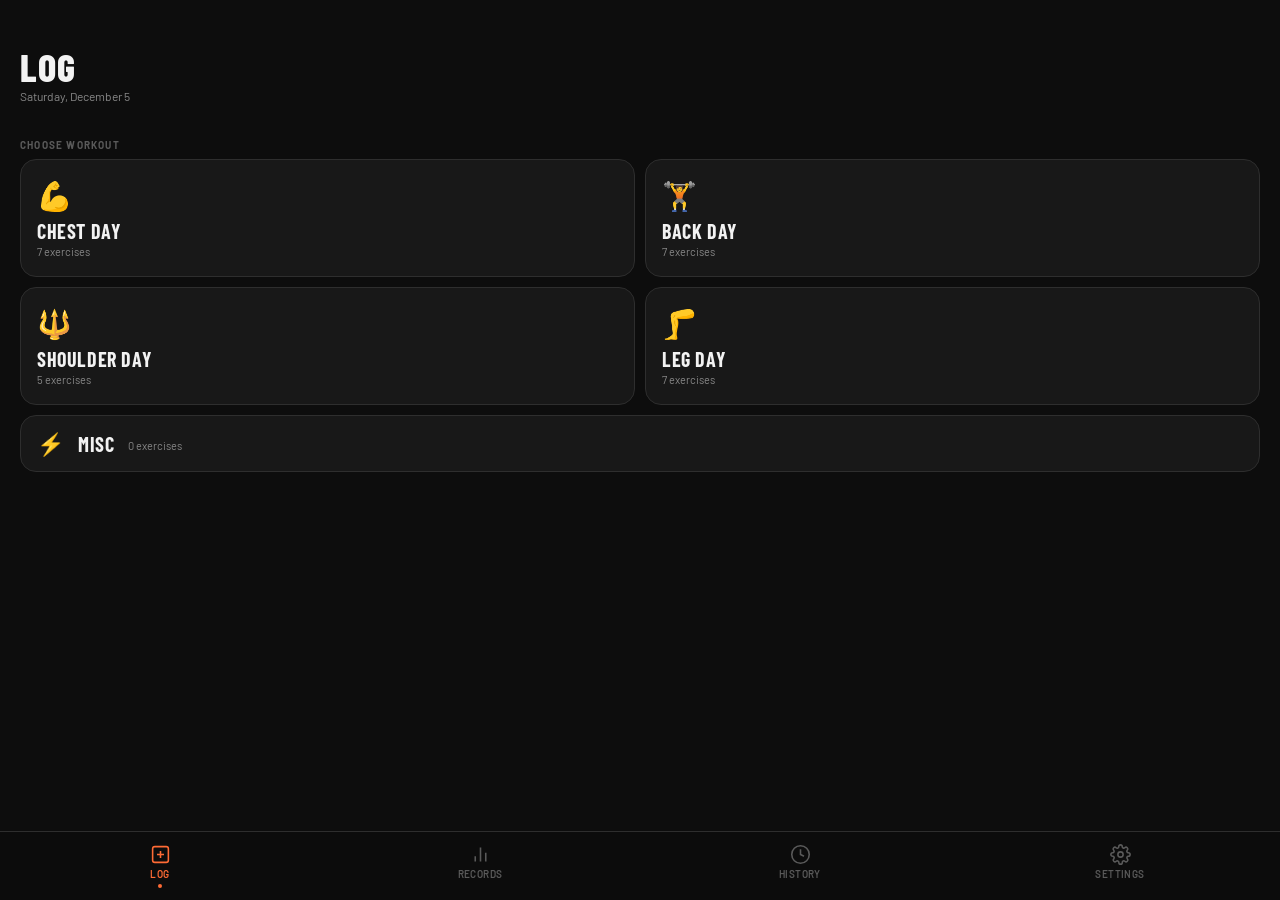
<file: ironlog 2.html>
<!DOCTYPE html>
<html lang="en">
<head>
<meta charset="UTF-8">
<meta name="viewport" content="width=device-width,initial-scale=1.0,maximum-scale=1.0,user-scalable=no,viewport-fit=cover">
<meta name="apple-mobile-web-app-capable" content="yes">
<meta name="apple-mobile-web-app-status-bar-style" content="black-translucent">
<meta name="apple-mobile-web-app-title" content="IronLog">
<meta name="theme-color" content="#0d0d0d">
<link rel="apple-touch-icon" href="[data-uri]">
<title>IronLog</title>
<link href="https://fonts.googleapis.com/css2?family=Barlow+Condensed:wght@400;600;700;800&family=Barlow:wght@300;400;500;600&display=swap" rel="stylesheet">
<style>
:root{
  --bg:#0d0d0d;--surface:#181818;--surface2:#222;--surface3:#2c2c2c;
  --border:#2e2e2e;--text:#f2f2f2;--muted:#5a5a5a;--muted2:#888;
  --accent:#ff6b35;--accent-dim:rgba(255,107,53,.1);--accent-border:rgba(255,107,53,.3);
  --green:#39d98a;--red:#ff4d6d;
  --sb:env(safe-area-inset-bottom,0px);--st:env(safe-area-inset-top,0px);
}
*{box-sizing:border-box;margin:0;padding:0;-webkit-tap-highlight-color:transparent;-webkit-touch-callout:none}
html,body{width:100%;height:100%;overflow:hidden;touch-action:manipulation}
body{background:var(--bg);color:var(--text);font-family:'Barlow',sans-serif;font-size:15px;position:fixed;inset:0}
.app{display:flex;flex-direction:column;width:100%;height:100%;max-width:100vw;overflow:hidden}
.page-container{flex:1;overflow-y:auto;overflow-x:hidden;-webkit-overflow-scrolling:touch;overscroll-behavior:none}
/* NAV */
.nav{flex-shrink:0;background:rgba(13,13,13,.97);backdrop-filter:blur(20px);border-top:1px solid var(--border);display:flex;padding:8px 0 calc(8px + var(--sb))}
.nav-btn{flex:1;display:flex;flex-direction:column;align-items:center;gap:3px;background:none;border:none;color:var(--muted);font-family:'Barlow',sans-serif;font-size:10px;font-weight:600;letter-spacing:.04em;text-transform:uppercase;cursor:pointer;padding:4px 0;transition:color .18s}
.nav-btn.active{color:var(--accent)}
.nav-btn svg{width:21px;height:21px;stroke-width:1.8}
.nav-dot{width:4px;height:4px;border-radius:50%;background:var(--accent);margin-top:1px;opacity:0;transition:opacity .2s}
.nav-btn.active .nav-dot{opacity:1}
/* PAGES */
.page{display:none}.page.active{display:block}
.status-pad{height:calc(48px + var(--st))}
/* HEADERS */
.page-head{padding:0 20px 16px}
.page-head-title{font-family:'Barlow Condensed',sans-serif;font-size:38px;font-weight:800;letter-spacing:.02em;line-height:1;text-transform:uppercase}
.page-head-sub{font-size:12px;color:var(--muted2);margin-top:3px}
.section-label{font-size:10px;font-weight:700;letter-spacing:.12em;text-transform:uppercase;color:var(--muted);padding:0 20px;margin-bottom:8px;margin-top:20px}
/* DAY GRID */
.day-grid{display:grid;grid-template-columns:1fr 1fr;gap:10px;padding:0 20px}
.day-card{background:var(--surface);border:1px solid var(--border);border-radius:16px;padding:18px 16px;cursor:pointer;transition:all .18s;position:relative;overflow:hidden}
.day-card::before{content:'';position:absolute;top:0;left:0;right:0;height:3px;background:var(--accent);opacity:0;transition:opacity .18s}
.day-card:active{transform:scale(.97);background:var(--surface2)}
.day-card.active-session{border-color:var(--accent-border);background:var(--accent-dim)}
.day-card.active-session::before{opacity:1}
.day-card-icon{font-size:28px;margin-bottom:8px;display:block}
.day-card-name{font-family:'Barlow Condensed',sans-serif;font-size:20px;font-weight:700;letter-spacing:.03em;text-transform:uppercase;line-height:1}
.day-card-count{font-size:11px;color:var(--muted2);margin-top:4px}
.day-card.misc{grid-column:span 2;display:flex;align-items:center;gap:14px;padding:14px 16px}
.day-card.misc .day-card-icon{margin-bottom:0;font-size:22px}
/* CALORIE BANNER on log home */
.cal-banner{margin:16px 20px 0;background:var(--surface);border:1px solid var(--border);border-radius:14px;padding:14px 16px;display:flex;align-items:center;justify-content:space-between}
.cal-banner-label{font-size:11px;color:var(--muted2)}
.cal-banner-val{font-family:'Barlow Condensed',sans-serif;font-size:28px;font-weight:700;color:var(--accent);line-height:1}
.cal-banner-sub{font-size:10px;color:var(--muted);margin-top:2px}
/* WORKOUT */
.workout-view{padding:0 20px}
.timer-bar{background:var(--surface);border:1px solid var(--border);border-radius:16px;padding:14px 18px;margin-bottom:16px;display:flex;align-items:center;justify-content:space-between}
.timer-display{font-family:'Barlow Condensed',sans-serif;font-size:40px;font-weight:700;letter-spacing:.04em;color:var(--accent);line-height:1}
.timer-label{font-size:10px;color:var(--muted);text-transform:uppercase;letter-spacing:.1em;margin-top:2px}
.timer-btn{background:var(--surface2);border:1px solid var(--border);border-radius:10px;color:var(--red);font-family:'Barlow',sans-serif;font-size:13px;font-weight:700;padding:10px 18px;cursor:pointer;transition:all .15s}
.timer-btn:active{background:var(--surface3)}
.back-btn{display:flex;align-items:center;gap:6px;background:none;border:none;color:var(--accent);font-family:'Barlow',sans-serif;font-size:14px;font-weight:600;cursor:pointer;padding:0 20px 14px}
/* EXERCISE BLOCKS */
.exercise-block{background:var(--surface);border:1px solid var(--border);border-radius:14px;overflow:hidden;margin-bottom:10px}
.ex-header{display:flex;align-items:flex-start;justify-content:space-between;padding:13px 14px;border-bottom:1px solid var(--border)}
.ex-name{font-family:'Barlow Condensed',sans-serif;font-size:18px;font-weight:700;letter-spacing:.02em}
.ex-meta{font-size:11px;color:var(--muted2);margin-top:1px}
.ex-ts{font-size:10px;color:var(--muted);margin-top:2px}
.ex-actions{display:flex;gap:6px;align-items:center;flex-shrink:0;margin-left:8px}
.icon-btn{width:30px;height:30px;border-radius:8px;border:1px solid var(--border);background:var(--surface2);color:var(--muted2);cursor:pointer;display:flex;align-items:center;justify-content:center;font-size:13px;transition:all .12s;flex-shrink:0}
.icon-btn:active{transform:scale(.9)}
.icon-btn.del{color:var(--red)}
/* CHANGE EXERCISE DROPDOWN inside block */
.change-ex-bar{padding:8px 14px;border-bottom:1px solid var(--border);display:none}
.change-ex-bar.open{display:block}
.change-ex-search{width:100%;background:var(--surface2);border:1px solid var(--border);border-radius:8px;color:var(--text);font-family:'Barlow',sans-serif;font-size:14px;padding:8px 10px;outline:none;-webkit-appearance:none;margin-bottom:6px}
.change-ex-search::placeholder{color:var(--muted)}
.change-ex-search:focus{border-color:var(--accent)}
.change-ex-list{max-height:160px;overflow-y:auto;scrollbar-width:none;border-radius:8px;background:var(--surface2)}
.change-ex-list::-webkit-scrollbar{display:none}
.change-ex-opt{padding:10px 12px;font-size:13px;cursor:pointer;border-bottom:1px solid var(--border);transition:background .1s}
.change-ex-opt:last-child{border-bottom:none}
.change-ex-opt:active{background:var(--surface3)}
/* SETS */
.set-row{display:grid;grid-template-columns:28px auto 1fr 1fr 38px;align-items:center;gap:5px;padding:9px 14px;border-bottom:1px solid var(--border);transition:background .2s}
.set-row:last-of-type{border-bottom:none}
.set-row.pr{background:rgba(255,107,53,.06)}
.set-row.warmup-row{background:rgba(255,200,50,.04)}
.set-num{font-size:11px;color:var(--muted);font-weight:700;text-align:center}
.warmup-btn{width:22px;height:22px;border-radius:5px;border:1px solid var(--border);background:var(--surface2);color:var(--muted);font-size:9px;font-weight:700;cursor:pointer;display:flex;align-items:center;justify-content:center;flex-shrink:0;transition:all .12s;letter-spacing:0}
.warmup-btn.active{background:rgba(255,200,50,.2);border-color:rgba(255,200,50,.5);color:#ffc832}
.set-input{background:var(--surface2);border:1px solid var(--border);border-radius:8px;color:var(--text);font-family:'Barlow',sans-serif;font-size:15px;font-weight:500;padding:7px 8px;width:100%;text-align:center;outline:none;transition:border-color .15s;-webkit-appearance:none}
.set-input:focus{border-color:var(--accent)}
.set-input::placeholder{color:var(--muted)}
.pr-badge{background:var(--accent);color:#fff;font-size:8px;font-weight:800;letter-spacing:.08em;padding:3px 5px;border-radius:5px;text-transform:uppercase;text-align:center;line-height:1.2;white-space:nowrap}
.wu-badge{background:rgba(255,200,50,.2);color:#ffc832;border:1px solid rgba(255,200,50,.4);font-size:8px;font-weight:800;letter-spacing:.06em;padding:2px 5px;border-radius:5px;text-transform:uppercase;white-space:nowrap}
.add-set-btn{display:flex;align-items:center;justify-content:center;gap:5px;width:100%;padding:11px;background:none;border:none;border-top:1px solid var(--border);color:var(--accent);font-family:'Barlow',sans-serif;font-size:13px;font-weight:600;cursor:pointer;transition:background .12s}
.add-set-btn:active{background:var(--accent-dim)}
.add-ex-btn{display:flex;align-items:center;justify-content:center;gap:8px;width:100%;padding:14px;border-radius:14px;background:var(--surface);border:1px dashed var(--border);color:var(--accent);font-family:'Barlow',sans-serif;font-size:14px;font-weight:600;cursor:pointer;margin-bottom:10px;transition:all .15s}
.add-ex-btn:active{background:var(--accent-dim);border-color:var(--accent-border)}
/* RECORDS */
.muscle-header{display:flex;align-items:center;justify-content:space-between;padding:14px 20px;background:var(--surface);border-top:1px solid var(--border);border-bottom:1px solid var(--border);cursor:pointer}
.muscle-header-left{display:flex;align-items:center;gap:10px}
.muscle-icon{font-size:20px}
.muscle-name{font-family:'Barlow Condensed',sans-serif;font-size:20px;font-weight:700;letter-spacing:.04em;text-transform:uppercase}
.muscle-chevron{color:var(--muted);font-size:12px;transition:transform .2s}
.muscle-chevron.open{transform:rotate(180deg)}
.exercise-record-row{display:flex;align-items:center;justify-content:space-between;padding:13px 20px;border-bottom:1px solid var(--border);background:var(--bg)}
.exercise-record-row:last-child{border-bottom:none}
.er-name{font-weight:500;font-size:14px}
.er-target{font-size:11px;color:var(--muted2);margin-top:2px}
.er-pr{text-align:right}
.er-pr-val{font-family:'Barlow Condensed',sans-serif;font-size:20px;font-weight:700;color:var(--accent)}
.er-pr-date{font-size:10px;color:var(--muted);margin-top:1px}
.er-no-pr{font-size:11px;color:var(--muted)}
.cal-day.selected-day{background:var(--accent);color:#000;font-weight:800;border-color:var(--accent)}
.cal-day.selected-day::after{background:#000}
.history-entry-detailed{border-color:var(--accent-border)}
.history-entry-detailed .he-header{background:var(--accent-dim)}
/* CALENDAR HISTORY */
.cal-nav{display:flex;align-items:center;justify-content:space-between;padding:0 20px 16px}
.cal-month{font-family:'Barlow Condensed',sans-serif;font-size:24px;font-weight:700;letter-spacing:.04em;text-transform:uppercase}
.cal-arrow{background:none;border:1px solid var(--border);border-radius:8px;color:var(--text);width:34px;height:34px;cursor:pointer;display:flex;align-items:center;justify-content:center;font-size:16px;transition:all .15s}
.cal-arrow:active{background:var(--surface2)}
.cal-grid{display:grid;grid-template-columns:repeat(7,1fr);gap:2px;padding:0 20px 16px}
.cal-day-label{text-align:center;font-size:10px;font-weight:700;color:var(--muted);letter-spacing:.06em;text-transform:uppercase;padding:4px 0}
.cal-day{aspect-ratio:1;border-radius:8px;display:flex;align-items:center;justify-content:center;cursor:pointer;font-size:13px;font-weight:500;transition:all .15s;position:relative;flex-direction:column}
.cal-day.empty{opacity:0;pointer-events:none}
.cal-day.has-workout{background:var(--accent-dim);border:1px solid var(--accent-border);color:var(--accent);font-weight:700}
.cal-day.has-workout::after{content:'';width:4px;height:4px;border-radius:50%;background:var(--accent);position:absolute;bottom:3px}
.cal-day.today-cal{border:1px solid var(--border)}
.cal-day:not(.empty):active{transform:scale(.92)}
.history-entry{margin:0 20px 10px;background:var(--surface);border:1px solid var(--border);border-radius:14px;overflow:hidden}
.he-header{display:flex;align-items:center;justify-content:space-between;padding:13px 16px;border-bottom:1px solid var(--border)}
.he-day{font-family:'Barlow Condensed',sans-serif;font-size:18px;font-weight:700;letter-spacing:.03em}
.he-date{font-size:11px;color:var(--muted2);margin-top:2px}
.he-badges{display:flex;gap:6px;align-items:center}
.he-duration{font-size:12px;color:var(--muted2);font-weight:500}
.he-body{padding:12px 16px}
.he-exercise-row{display:flex;align-items:center;justify-content:space-between;padding:5px 0;border-bottom:1px solid var(--border);font-size:13px}
.he-exercise-row:last-child{border-bottom:none}
.he-ex-sets{color:var(--muted2);font-size:12px}
.he-cal-row{display:flex;align-items:center;justify-content:space-between;padding:10px 0 0;margin-top:6px;border-top:1px solid var(--border)}
.he-cal-label{font-size:12px;color:var(--muted2)}
.he-cal-val{font-family:'Barlow Condensed',sans-serif;font-size:18px;font-weight:700;color:var(--green)}
.he-del-btn{background:none;border:none;color:var(--muted);font-size:16px;cursor:pointer;padding:0 2px;transition:color .15s;line-height:1}
.he-del-btn:active{color:var(--red)}
/* SETTINGS */
.settings-group{margin:0 20px 10px;background:var(--surface);border:1px solid var(--border);border-radius:14px;overflow:hidden}
.settings-row{display:flex;align-items:center;justify-content:space-between;padding:14px 16px;border-bottom:1px solid var(--border)}
.settings-row:last-child{border-bottom:none}
.settings-row-label{font-size:14px;font-weight:500}
.settings-row-sub{font-size:11px;color:var(--muted2);margin-top:2px}
.color-swatches{display:flex;gap:8px;flex-wrap:wrap;justify-content:flex-end}
.swatch{width:26px;height:26px;border-radius:50%;cursor:pointer;transition:transform .15s;border:2px solid transparent;flex-shrink:0}
.swatch.selected{border-color:#fff;transform:scale(1.15)}
.hex-input-row{padding:0 16px 14px;display:flex;gap:8px;align-items:center}
.hex-input{flex:1;background:var(--surface2);border:1px solid var(--border);border-radius:8px;color:var(--text);font-family:'Barlow',sans-serif;font-size:14px;padding:8px 10px;outline:none;-webkit-appearance:none;transition:border-color .15s}
.hex-input:focus{border-color:var(--accent)}
.hex-preview{width:30px;height:30px;border-radius:8px;border:1px solid var(--border);flex-shrink:0;transition:background .2s}
.hex-apply-btn{background:var(--accent);color:#fff;border:none;border-radius:8px;font-family:'Barlow',sans-serif;font-size:13px;font-weight:700;padding:8px 14px;cursor:pointer}
.custom-ex-form{padding:14px 16px;border-top:1px solid var(--border)}
.form-row{display:flex;gap:8px;margin-bottom:8px}
.form-input{flex:1;background:var(--surface2);border:1px solid var(--border);border-radius:10px;color:var(--text);font-family:'Barlow',sans-serif;font-size:14px;padding:10px 12px;outline:none;transition:border-color .15s;-webkit-appearance:none}
.form-input:focus{border-color:var(--accent)}
.form-input::placeholder{color:var(--muted)}
.form-select{background:var(--surface2);border:1px solid var(--border);border-radius:10px;color:var(--text);font-family:'Barlow',sans-serif;font-size:14px;padding:10px 12px;outline:none;-webkit-appearance:none;cursor:pointer;flex:1}
.form-btn{background:var(--accent);color:#fff;border:none;border-radius:10px;font-family:'Barlow',sans-serif;font-size:14px;font-weight:700;padding:10px 18px;cursor:pointer;white-space:nowrap;transition:opacity .15s}
.form-btn:active{opacity:.8}
.custom-ex-list{padding:0 16px 8px}
.custom-ex-item{display:flex;align-items:center;justify-content:space-between;padding:9px 0;border-bottom:1px solid var(--border);font-size:13px}
.custom-ex-item:last-child{border-bottom:none}
/* PROFILE */
.profile-card{margin:0 20px 10px;background:var(--surface);border:1px solid var(--border);border-radius:14px;overflow:hidden}
.profile-inputs{padding:16px}
.profile-row{display:grid;grid-template-columns:1fr 1fr;gap:10px;margin-bottom:10px}
.profile-row.three{grid-template-columns:1fr 1fr 1fr}
.profile-field label{font-size:10px;font-weight:700;letter-spacing:.1em;text-transform:uppercase;color:var(--muted);display:block;margin-bottom:5px}
.profile-field input,.profile-field select{width:100%;background:var(--surface2);border:1px solid var(--border);border-radius:10px;color:var(--text);font-family:'Barlow',sans-serif;font-size:15px;padding:10px 12px;outline:none;transition:border-color .15s;-webkit-appearance:none}
.profile-field input:focus,.profile-field select:focus{border-color:var(--accent)}
.profile-field input::placeholder{color:var(--muted)}
.calorie-result{margin:12px 20px 0;background:var(--accent-dim);border:1px solid var(--accent-border);border-radius:14px;padding:16px 18px;display:flex;align-items:center;justify-content:space-between}
.calorie-label{font-size:12px;color:var(--muted2);margin-top:3px}
.calorie-val{font-family:'Barlow Condensed',sans-serif;font-size:36px;font-weight:800;color:var(--accent);line-height:1}
.calorie-unit{font-size:12px;color:var(--muted2);margin-top:3px;text-align:right}
/* WORKOUT PLAN EDITOR */
.plan-day-section{border-bottom:1px solid var(--border)}
.plan-day-section:last-child{border-bottom:none}
.plan-day-header{display:flex;align-items:center;justify-content:space-between;padding:13px 16px;cursor:pointer}
.plan-day-name{font-weight:600;font-size:14px}
.plan-day-count{font-size:11px;color:var(--muted2);margin-top:1px}
.plan-day-body{display:none;padding:0 16px 12px}
.plan-day-body.open{display:block}
.plan-ex-row{display:flex;align-items:center;justify-content:space-between;padding:8px 0;border-bottom:1px solid var(--border)}
.plan-ex-row:last-child{border-bottom:none}
.plan-ex-name{font-size:13px;font-weight:500;flex:1}
.plan-ex-del{background:none;border:none;color:var(--muted);font-size:15px;cursor:pointer;padding:0 4px}
.plan-ex-del:active{color:var(--red)}
.plan-add-row{display:flex;gap:6px;margin-top:8px}
.plan-add-search{flex:1;background:var(--surface3);border:1px solid var(--border);border-radius:8px;color:var(--text);font-family:'Barlow',sans-serif;font-size:13px;padding:8px 10px;outline:none;-webkit-appearance:none}
.plan-add-search::placeholder{color:var(--muted)}
.plan-add-search:focus{border-color:var(--accent)}
.plan-add-results{background:var(--surface3);border:1px solid var(--border);border-radius:8px;margin-top:4px;max-height:140px;overflow-y:auto;scrollbar-width:none;display:none}
.plan-add-results.open{display:block}
.plan-add-results::-webkit-scrollbar{display:none}
.plan-add-opt{padding:9px 10px;font-size:13px;cursor:pointer;border-bottom:1px solid var(--border);transition:background .1s}
.plan-add-opt:last-child{border-bottom:none}
.plan-add-opt:active{background:var(--surface2)}
/* LIBRARY EDITOR */
.lib-ex-item{display:flex;flex-direction:column;padding:12px 16px;border-bottom:1px solid var(--border)}
.lib-ex-item:last-child{border-bottom:none}
.lib-ex-item-top{display:flex;align-items:center;justify-content:space-between;cursor:pointer}
.lib-ex-item-name{font-weight:600;font-size:14px}
.lib-ex-item-muscle{font-size:11px;color:var(--muted2);margin-top:2px}
.lib-ex-edit{display:none;padding-top:12px;gap:8px;flex-direction:column}
.lib-ex-edit.open{display:flex}
.lib-edit-row{display:flex;gap:8px}
.lib-edit-input{flex:1;background:var(--surface3);border:1px solid var(--border);border-radius:8px;color:var(--text);font-family:'Barlow',sans-serif;font-size:13px;padding:8px 10px;outline:none;transition:border-color .15s;-webkit-appearance:none;text-align:center}
.lib-edit-input:focus{border-color:var(--accent)}
.lib-edit-label{font-size:10px;color:var(--muted);text-align:center;margin-top:3px;letter-spacing:.06em;text-transform:uppercase}
.lib-save-btn{background:var(--accent);color:#fff;border:none;border-radius:8px;font-family:'Barlow',sans-serif;font-size:13px;font-weight:700;padding:9px 16px;cursor:pointer}
/* MODAL */
.modal-overlay{position:fixed;inset:0;background:rgba(0,0,0,.75);backdrop-filter:blur(8px);z-index:200;display:flex;align-items:flex-end;opacity:0;pointer-events:none;transition:opacity .2s}
.modal-overlay.open{opacity:1;pointer-events:all}
.modal{background:var(--surface);border-radius:22px 22px 0 0;width:100%;max-height:82dvh;display:flex;flex-direction:column;padding-bottom:var(--sb);transform:translateY(100%);transition:transform .3s cubic-bezier(.32,.72,0,1)}
.modal-overlay.open .modal{transform:translateY(0)}
.modal-handle{width:36px;height:4px;border-radius:2px;background:var(--border);margin:14px auto 0;flex-shrink:0}
.modal-head{padding:16px 20px 12px;flex-shrink:0;border-bottom:1px solid var(--border)}
.modal-title{font-family:'Barlow Condensed',sans-serif;font-size:26px;font-weight:800;text-transform:uppercase;letter-spacing:.03em}
.modal-sub{font-size:12px;color:var(--muted2);margin-top:2px}
.modal-search{width:100%;background:var(--surface2);border:1px solid var(--border);border-radius:10px;color:var(--text);font-family:'Barlow',sans-serif;font-size:15px;padding:11px 14px;outline:none;transition:border-color .15s;margin-top:10px;-webkit-appearance:none}
.modal-search:focus{border-color:var(--accent)}
.modal-search::placeholder{color:var(--muted)}
.modal-list{overflow-y:auto;flex:1;padding:8px 0 16px;scrollbar-width:none}
.modal-list::-webkit-scrollbar{display:none}
.modal-section-label{font-size:10px;font-weight:700;letter-spacing:.12em;color:var(--muted);text-transform:uppercase;padding:10px 20px 4px}
.modal-ex-item{display:flex;align-items:center;justify-content:space-between;padding:12px 20px;cursor:pointer;transition:background .12s}
.modal-ex-item:active{background:var(--surface2)}
.modal-ex-name{font-weight:500;font-size:14px}
.modal-ex-cat{font-size:11px;color:var(--muted2);margin-top:2px}
.modal-ex-pr{font-size:12px;color:var(--accent);font-weight:600}
.modal-ex-target{font-size:11px;color:var(--muted)}
/* SUMMARY MODAL */
.summary-modal{background:var(--surface);border-radius:22px 22px 0 0;width:100%;max-height:90dvh;display:flex;flex-direction:column;padding-bottom:var(--sb);transform:translateY(100%);transition:transform .3s cubic-bezier(.32,.72,0,1)}
.modal-overlay.open .summary-modal{transform:translateY(0)}
.summary-head{padding:20px 20px 16px;text-align:center;border-bottom:1px solid var(--border)}
.summary-emoji{font-size:40px;margin-bottom:8px}
.summary-title{font-family:'Barlow Condensed',sans-serif;font-size:32px;font-weight:800;text-transform:uppercase;letter-spacing:.04em}
.summary-sub{font-size:13px;color:var(--muted2);margin-top:4px}
.summary-stats{display:grid;grid-template-columns:1fr 1fr 1fr;gap:1px;background:var(--border);border-bottom:1px solid var(--border)}
.summary-stat{background:var(--surface);padding:16px 12px;text-align:center}
.summary-stat-val{font-family:'Barlow Condensed',sans-serif;font-size:26px;font-weight:700;line-height:1}
.summary-stat-val.accent{color:var(--accent)}.summary-stat-val.green{color:var(--green)}
.summary-stat-label{font-size:10px;color:var(--muted);text-transform:uppercase;letter-spacing:.08em;margin-top:3px}
.summary-body{overflow-y:auto;flex:1;padding:16px 20px}
.summary-pr-item{display:flex;align-items:center;justify-content:space-between;padding:10px 0;border-bottom:1px solid var(--border)}
.summary-pr-item:last-child{border-bottom:none}
.summary-pr-name{font-weight:500;font-size:14px}
.summary-pr-old{font-size:11px;color:var(--muted);margin-top:2px}
.summary-pr-new{text-align:right}
.summary-pr-val{font-family:'Barlow Condensed',sans-serif;font-size:20px;font-weight:700;color:var(--accent)}
.summary-pr-badge{font-size:9px;color:var(--accent);font-weight:800;letter-spacing:.08em;text-transform:uppercase;margin-top:2px}
.summary-actions{padding:16px 20px 4px;display:flex;flex-direction:column;gap:10px;flex-shrink:0}
.summary-btn-primary{width:100%;padding:16px;border-radius:14px;background:var(--accent);color:#fff;border:none;font-family:'Barlow Condensed',sans-serif;font-size:20px;font-weight:700;letter-spacing:.06em;text-transform:uppercase;cursor:pointer;transition:opacity .15s;box-shadow:0 4px 20px rgba(255,107,53,.3)}
.summary-btn-primary:active{opacity:.85}
/* TOAST */
.toast{position:fixed;top:calc(60px + var(--st));left:50%;transform:translateX(-50%) translateY(-10px);background:var(--surface);border:1px solid var(--border);color:var(--text);padding:10px 18px;border-radius:20px;font-weight:600;font-size:13px;z-index:400;opacity:0;transition:all .25s;white-space:nowrap;pointer-events:none;box-shadow:0 4px 20px rgba(0,0,0,.4)}
.toast.pr{background:var(--accent);color:#fff;border-color:var(--accent)}
.toast.show{opacity:1;transform:translateX(-50%) translateY(0)}
.empty{text-align:center;padding:60px 30px;color:var(--muted)}
.empty-icon{font-size:44px;margin-bottom:12px}
.empty p{font-size:14px;line-height:1.5}
</style>
</head>
<body>
<div class="app">
 <div class="page-container" id="page-container">

  <!-- ▌LOG ▌ -->
  <div class="page active" id="page-log">
   <div class="status-pad"></div>
   <div id="log-home">
    <div class="page-head">
     <div class="page-head-title">Log</div>
     <div class="page-head-sub" id="log-date-sub"></div>
    </div>
    <div class="section-label">Choose Workout</div>
    <div class="day-grid" id="day-grid"></div>
    <div id="log-cal-banner" style="display:none">
     <div class="cal-banner">
      <div>
       <div class="cal-banner-label">Today's calorie target</div>
       <div class="cal-banner-sub" id="log-cal-sub"></div>
      </div>
      <div class="cal-banner-val" id="log-cal-val">—</div>
     </div>
    </div>
    <div style="height:16px"></div>
   </div>
   <div id="log-active" style="display:none"></div>
  </div>

  <!-- ▌RECORDS ▌ -->
  <div class="page" id="page-records">
   <div class="status-pad"></div>
   <div class="page-head">
    <div class="page-head-title">Records</div>
    <div class="page-head-sub">PRs &amp; recommended ranges</div>
   </div>
   <div id="records-body"></div>
  </div>

  <!-- ▌HISTORY ▌ -->
  <div class="page" id="page-history">
   <div class="status-pad"></div>
   <div class="page-head">
    <div class="page-head-title">History</div>
    <div class="page-head-sub" id="history-sub"></div>
   </div>
   <div class="cal-nav">
    <button class="cal-arrow" onclick="shiftMonth(-1)">&#8249;</button>
    <div class="cal-month" id="cal-month-label"></div>
    <button class="cal-arrow" onclick="shiftMonth(1)">&#8250;</button>
   </div>
   <div class="cal-grid" id="cal-grid"></div>
   <div id="history-body"></div>
  </div>

  <!-- ▌SETTINGS ▌ -->
  <div class="page" id="page-settings">
   <div class="status-pad"></div>
   <div class="page-head">
    <div class="page-head-title">Settings</div>
    <div class="page-head-sub">Profile, preferences &amp; library</div>
   </div>

   <!-- PROFILE -->
   <div class="section-label">Profile</div>
   <div class="profile-card">
    <div class="profile-inputs">
     <div class="profile-row">
      <div class="profile-field">
       <label>Age</label>
       <input type="number" id="prof-age" placeholder="28" inputmode="numeric" oninput="saveProfile()">
      </div>
      <div class="profile-field">
       <label>Sex</label>
       <select id="prof-sex" onchange="saveProfile()">
        <option value="">—</option>
        <option value="male">Male</option>
        <option value="female">Female</option>
       </select>
      </div>
     </div>
     <div class="profile-row">
      <div class="profile-field">
       <label>Weight (lbs)</label>
       <input type="number" id="prof-weight" placeholder="185" inputmode="decimal" oninput="saveProfile()">
      </div>
      <div class="profile-field">
       <label>Height</label>
       <div style="display:flex;gap:6px">
        <input type="number" id="prof-ft" placeholder="5'" inputmode="numeric" oninput="saveProfile()" style="width:48%">
        <input type="number" id="prof-in" placeholder="10&quot;" inputmode="numeric" oninput="saveProfile()" style="width:48%">
       </div>
      </div>
     </div>
    </div>
   </div>
   <div id="calorie-result-block" style="display:none">
    <div class="calorie-result">
     <div>
      <div class="calorie-label">Daily maintenance calories</div>
      <div style="font-size:10px;color:var(--muted);margin-top:4px">Mifflin-St Jeor · lightly active (1.375×)</div>
     </div>
     <div style="text-align:right">
      <div class="calorie-val" id="tdee-val">—</div>
      <div class="calorie-unit">kcal / day</div>
     </div>
    </div>
   </div>

   <!-- ACCENT COLOR -->
   <div class="section-label">Accent Color</div>
   <div class="settings-group">
    <div class="settings-row" style="flex-wrap:wrap;gap:8px">
     <div>
      <div class="settings-row-label">Theme Color</div>
      <div class="settings-row-sub">Tap a swatch or enter a hex code</div>
     </div>
     <div class="color-swatches" id="color-swatches"></div>
    </div>
    <div class="hex-input-row">
     <div class="hex-preview" id="hex-preview"></div>
     <input class="hex-input" id="hex-input" placeholder="#ff6b35" maxlength="7" oninput="onHexInput(this.value)">
     <button class="hex-apply-btn" onclick="applyHexInput()">Apply</button>
    </div>
   </div>

   <!-- WORKOUT PLANS -->
   <div class="section-label">Workout Plans</div>
   <div class="settings-group">
    <div class="settings-row" style="cursor:pointer" onclick="togglePlans()">
     <div>
      <div class="settings-row-label">Customize Day Plans</div>
      <div class="settings-row-sub">Edit exercises shown for each day</div>
     </div>
     <span style="color:var(--accent)" id="plans-toggle-icon">&#9660;</span>
    </div>
    <div id="plans-body" style="display:none"></div>
   </div>

   <!-- EXERCISE LIBRARY -->
   <div class="section-label">Exercise Library</div>
   <div class="settings-group">
    <div class="settings-row" style="cursor:pointer" onclick="toggleLibrary()">
     <div>
      <div class="settings-row-label">Edit Rep &amp; Weight Targets</div>
      <div class="settings-row-sub">Adjust targets for any exercise</div>
     </div>
     <span style="color:var(--accent)" id="lib-toggle-icon">&#9660;</span>
    </div>
    <div id="library-body" style="display:none"></div>
   </div>

   <!-- ADD MOVEMENTS -->
   <div class="section-label">Add Movements</div>
   <div class="settings-group">
    <div class="settings-row" style="cursor:pointer" onclick="toggleCustomForm()">
     <div>
      <div class="settings-row-label">Add Custom Exercise</div>
      <div class="settings-row-sub">Expand your exercise library</div>
     </div>
     <span style="color:var(--accent);font-size:20px" id="custom-form-toggle">+</span>
    </div>
    <div class="custom-ex-form" id="custom-ex-form" style="display:none">
     <div class="form-row">
      <input class="form-input" id="new-ex-name" placeholder="Exercise name" type="text">
     </div>
     <div class="form-row">
      <select class="form-select" id="new-ex-muscle">
       <option value="Chest">Chest</option><option value="Back">Back</option>
       <option value="Shoulders">Shoulders</option><option value="Quads">Quads</option>
       <option value="Hamstrings">Hamstrings</option><option value="Glutes">Glutes</option>
       <option value="Biceps">Biceps</option><option value="Triceps">Triceps</option>
       <option value="Core">Core</option><option value="Cardio">Cardio</option><option value="Misc">Misc</option>
      </select>
      <input class="form-input" id="new-ex-sets" placeholder="Sets (e.g. 3-4)" style="flex:1">
     </div>
     <div class="form-row">
      <button class="form-btn" onclick="addCustomExercise()">Add Exercise</button>
     </div>
    </div>
    <div class="custom-ex-list" id="custom-ex-list"></div>
   </div>

   <!-- DATA -->
   <div class="section-label">Data</div>
   <div class="settings-group">
    <div class="settings-row" style="cursor:pointer" onclick="exportData()">
     <div>
      <div class="settings-row-label">Export Data</div>
      <div class="settings-row-sub">Download backup as JSON</div>
     </div>
     <span style="color:var(--accent)">&#8595;</span>
    </div>
    <div class="settings-row" style="cursor:pointer" onclick="document.getElementById('import-file').click()">
     <div>
      <div class="settings-row-label">Import Data</div>
      <div class="settings-row-sub">Restore from a JSON backup</div>
     </div>
     <span style="color:var(--accent)">&#8593;</span>
    </div>
    <input type="file" id="import-file" accept=".json" style="display:none" onchange="importData(this)">
    <div class="settings-row" style="cursor:pointer" onclick="clearAllData()">
     <div>
      <div class="settings-row-label" style="color:var(--red)">Clear All Data</div>
      <div class="settings-row-sub">Wipes workouts, PRs, exercises, and profile</div>
     </div>
     <span style="color:var(--red)">&#8594;</span>
    </div>
   </div>
   <div style="height:20px"></div>
  </div>

 </div><!-- /page-container -->

 <!-- NAV -->
 <nav class="nav">
  <button class="nav-btn active" data-page="log" onclick="switchPage('log',this)">
   <svg viewBox="0 0 24 24" fill="none" stroke="currentColor"><rect x="3" y="3" width="18" height="18" rx="2.5"/><path d="M8 12h8M12 8v8"/></svg>
   Log<div class="nav-dot"></div>
  </button>
  <button class="nav-btn" data-page="records" onclick="switchPage('records',this)">
   <svg viewBox="0 0 24 24" fill="none" stroke="currentColor"><polyline points="18 20 18 10"/><polyline points="12 20 12 4"/><polyline points="6 20 6 14"/></svg>
   Records<div class="nav-dot"></div>
  </button>
  <button class="nav-btn" data-page="history" onclick="switchPage('history',this)">
   <svg viewBox="0 0 24 24" fill="none" stroke="currentColor"><circle cx="12" cy="12" r="10"/><polyline points="12 6 12 12 16 14"/></svg>
   History<div class="nav-dot"></div>
  </button>
  <button class="nav-btn" data-page="settings" onclick="switchPage('settings',this)">
   <svg viewBox="0 0 24 24" fill="none" stroke="currentColor"><circle cx="12" cy="12" r="3"/><path d="M19.4 15a1.65 1.65 0 0 0 .33 1.82l.06.06a2 2 0 0 1-2.83 2.83l-.06-.06a1.65 1.65 0 0 0-1.82-.33 1.65 1.65 0 0 0-1 1.51V21a2 2 0 0 1-4 0v-.09A1.65 1.65 0 0 0 9 19.4a1.65 1.65 0 0 0-1.82.33l-.06.06a2 2 0 0 1-2.83-2.83l.06-.06A1.65 1.65 0 0 0 4.68 15a1.65 1.65 0 0 0-1.51-1H3a2 2 0 0 1 0-4h.09A1.65 1.65 0 0 0 4.6 9a1.65 1.65 0 0 0-.33-1.82l-.06-.06a2 2 0 0 1 2.83-2.83l.06.06A1.65 1.65 0 0 0 9 4.68a1.65 1.65 0 0 0 1-1.51V3a2 2 0 0 1 4 0v.09a1.65 1.65 0 0 0 1 1.51 1.65 1.65 0 0 0 1.82-.33l.06-.06a2 2 0 0 1 2.83 2.83l-.06.06A1.65 1.65 0 0 0 19.4 9a1.65 1.65 0 0 0 1.51 1H21a2 2 0 0 1 0 4h-.09a1.65 1.65 0 0 0-1.51 1z"/></svg>
   Settings<div class="nav-dot"></div>
  </button>
 </nav>
</div>

<!-- EXERCISE PICKER MODAL -->
<div class="modal-overlay" id="ex-modal">
 <div class="modal">
  <div class="modal-handle"></div>
  <div class="modal-head">
   <div class="modal-title" id="modal-title">Add Exercise</div>
   <div class="modal-sub" id="modal-sub"></div>
   <input class="modal-search" id="modal-search" placeholder="Search exercises..." oninput="filterModal(this.value)">
  </div>
  <div class="modal-list" id="modal-list"></div>
 </div>
</div>

<!-- WORKOUT SUMMARY MODAL -->
<div class="modal-overlay" id="summary-modal">
 <div class="summary-modal">
  <div class="modal-handle"></div>
  <div class="summary-head">
   <div class="summary-emoji" id="sum-emoji">&#127942;</div>
   <div class="summary-title" id="sum-title">Workout Complete</div>
   <div class="summary-sub" id="sum-sub"></div>
  </div>
  <div class="summary-stats">
   <div class="summary-stat"><div class="summary-stat-val accent" id="sum-duration">—</div><div class="summary-stat-label">Duration</div></div>
   <div class="summary-stat"><div class="summary-stat-val green" id="sum-calories">—</div><div class="summary-stat-label">kcal burned</div></div>
   <div class="summary-stat"><div class="summary-stat-val" id="sum-sets">—</div><div class="summary-stat-label">Total Sets</div></div>
  </div>
  <div class="summary-body" id="summary-body"></div>
  <div class="summary-actions">
   <div id="sum-pr-update-area"></div>
   <button class="summary-btn-primary" onclick="dismissSummary()">Done</button>
  </div>
 </div>
</div>

<div class="toast" id="toast"></div>

<script src="workouts.js"></script>
<script>
// ══════════════════════════════════════════════
//  CONSTANTS
// ══════════════════════════════════════════════
const ACCENT_PRESETS=[
  {name:'Fire',hex:'#ff6b35'},{name:'Cyan',hex:'#00d4ff'},
  {name:'Lime',hex:'#b8ff3a'},{name:'Purple',hex:'#a855f7'},{name:'Pink',hex:'#f43f8e'},
];


// ══════════════════════════════════════════════
//  STATE
// ══════════════════════════════════════════════
let S={
  accentColor:'#ff6b35',
  profile:{age:'',sex:'',weight:'',ft:'',in:''},
  exerciseOverrides:{},
  dayPlans:JSON.parse(JSON.stringify(DEFAULT_DAY_PLANS)),
  currentSession:null,
  workouts:[],
  prs:{},
  customExercises:[],
};

function loadState(){
  try{const s=localStorage.getItem('ironlog_v6');if(s){const p=JSON.parse(s);Object.assign(S,p);if(!S.dayPlans)S.dayPlans=JSON.parse(JSON.stringify(DEFAULT_DAY_PLANS));}}catch(e){}
}
function saveState(){try{localStorage.setItem('ironlog_v6',JSON.stringify(S));}catch(e){}}

// ══════════════════════════════════════════════
//  TIMER
// ══════════════════════════════════════════════
let timerInterval=null;
function startTimer(){
  if(timerInterval)return;
  timerInterval=setInterval(()=>{
    const el=document.getElementById('timer-display');
    if(!el||!S.currentSession)return;
    const sec=Math.floor((Date.now()-S.currentSession.startTime)/1000);
    const h=Math.floor(sec/3600),m=Math.floor((sec%3600)/60),s=sec%60;
    el.textContent=h>0?`${h}:${pad(m)}:${pad(s)}`:`${pad(m)}:${pad(s)}`;
  },1000);
}
function stopTimer(){clearInterval(timerInterval);timerInterval=null;}
function pad(n){return String(n).padStart(2,'0');}

// ══════════════════════════════════════════════
//  UTILS
// ══════════════════════════════════════════════
function todayStr(){return new Date().toLocaleDateString('en-US',{weekday:'long',month:'long',day:'numeric'});}
function timeStr(ts){return new Date(ts).toLocaleTimeString('en-US',{hour:'numeric',minute:'2-digit'});}
function shortDate(ts){return new Date(ts).toLocaleDateString('en-US',{month:'short',day:'numeric',year:'numeric'});}
function isoDate(ts){return new Date(ts).toISOString().slice(0,10);}
function durStr(ms){const m=Math.round(ms/60000);return m<60?`${m}m`:`${Math.floor(m/60)}h ${m%60}m`;}
function e1rm(w,r){return(w&&r)?Math.round(w*(1+r/30)):0;}
function isPR(name,w,r){if(!w||!r)return false;const v=e1rm(w,r),p=S.prs[name];return!p||v>p.e1rm;}
function recordPR(name,w,r){S.prs[name]={weight:w,reps:r,e1rm:e1rm(w,r),date:Date.now()};}

function allExercises(){
  return [...EXERCISE_LIB,...S.customExercises.map(ce=>({...ce}))];
}
function findEx(name){
  return allExercises().find(e=>e.name===name)||{name,muscle:'Misc',targetSets:'',targetReps:'',targetWeight:0};
}
function resolveEx(nameOrObj){
  const base=typeof nameOrObj==='string'?findEx(nameOrObj):{...findEx(nameOrObj.name),...nameOrObj};
  const ov=S.exerciseOverrides[base.name]||{};
  return{...base,...ov};
}
function getExercisesForDay(dayId){
  const plan=S.dayPlans[dayId]||[];
  return plan.map(name=>resolveEx(name));
}
function scrollToCenter(el){
  if(!el)return;
  setTimeout(()=>{
    el.scrollIntoView({behavior:'smooth',block:'center'});
  },50);
}

// ══════════════════════════════════════════════
//  CALORIE CALCULATIONS
// ══════════════════════════════════════════════
function calcTDEE(){
  const p=S.profile;
  const age=parseFloat(p.age),sex=p.sex,wLbs=parseFloat(p.weight);
  const ft=parseFloat(p.ft)||0,inches=parseFloat(p.in)||0;
  const hIn=ft*12+inches;
  if(!age||!sex||!wLbs||!hIn)return null;
  const wKg=wLbs*0.453592,hCm=hIn*2.54;
  const bmr=sex==='male'?(10*wKg)+(6.25*hCm)-(5*age)+5:(10*wKg)+(6.25*hCm)-(5*age)-161;
  return Math.round(bmr*1.375);
}
function calcWorkoutCalories(exercises,durationMs){
  const wLbs=parseFloat(S.profile.weight);
  const wKg=wLbs?wLbs*0.453592:80;
  const hours=durationMs/3600000;
  if(!hours)return null;
  if(!exercises.length)return null;
  const met=exercises.reduce((s,e)=>s+(e.met||MET_BY_MUSCLE[e.muscle]||4.5),0)/exercises.length;
  return Math.round(met*wKg*hours);
}
function getTodayBurnedCalories(){
  const today=isoDate(Date.now());
  return S.workouts.filter(w=>isoDate(w.startTime)===today).reduce((s,w)=>s+(w.calories||0),0);
}
function updateLogCalBanner(){
  const tdee=calcTDEE();
  const banner=document.getElementById('log-cal-banner');
  if(!tdee){banner.style.display='none';return;}
  const burned=getTodayBurnedCalories();
  const net=tdee+burned;
  banner.style.display='block';
  document.getElementById('log-cal-val').textContent=net.toLocaleString()+' kcal';
  document.getElementById('log-cal-sub').textContent=burned?`${tdee.toLocaleString()} maintenance + ${burned.toLocaleString()} burned today`:'Maintenance (no workout logged today)';
}

// ══════════════════════════════════════════════
//  PROFILE
// ══════════════════════════════════════════════
function saveProfile(){
  S.profile={
    age:document.getElementById('prof-age').value,
    sex:document.getElementById('prof-sex').value,
    weight:document.getElementById('prof-weight').value,
    ft:document.getElementById('prof-ft').value,
    in:document.getElementById('prof-in').value,
  };
  saveState();updateTDEEDisplay();
}
function loadProfileInputs(){
  const p=S.profile;
  document.getElementById('prof-age').value=p.age||'';
  document.getElementById('prof-sex').value=p.sex||'';
  document.getElementById('prof-weight').value=p.weight||'';
  document.getElementById('prof-ft').value=p.ft||'';
  document.getElementById('prof-in').value=p.in||'';
  updateTDEEDisplay();
}
function updateTDEEDisplay(){
  const tdee=calcTDEE();
  const block=document.getElementById('calorie-result-block');
  if(tdee){document.getElementById('tdee-val').textContent=tdee.toLocaleString();block.style.display='block';}
  else block.style.display='none';
}

// ══════════════════════════════════════════════
//  ACCENT COLOR
// ══════════════════════════════════════════════
function applyAccent(hex){
  S.accentColor=hex;
  document.documentElement.style.setProperty('--accent',hex);
  document.documentElement.style.setProperty('--accent-dim',hex+'1a');
  document.documentElement.style.setProperty('--accent-border',hex+'4d');
  saveState();
}
function renderSwatches(){
  document.getElementById('color-swatches').innerHTML=ACCENT_PRESETS.map(c=>
    `<div class="swatch${c.hex===S.accentColor?' selected':''}" style="background:${c.hex}" onclick="applyAccent('${c.hex}');renderSwatches()" title="${c.name}"></div>`
  ).join('');
  const hi=document.getElementById('hex-input');
  if(hi)hi.value=S.accentColor;
  updateHexPreview(S.accentColor);
}
function onHexInput(val){
  if(/^#[0-9a-fA-F]{6}$/.test(val))updateHexPreview(val);
}
function updateHexPreview(hex){
  const p=document.getElementById('hex-preview');if(p)p.style.background=hex;
}
function applyHexInput(){
  const val=document.getElementById('hex-input').value.trim();
  if(!/^#[0-9a-fA-F]{6}$/.test(val)){showToast('Enter a valid hex code like #ff6b35',false);return;}
  applyAccent(val);renderSwatches();
}

// ══════════════════════════════════════════════
//  WORKOUT PLANS EDITOR
// ══════════════════════════════════════════════
let plansOpen=false;
function togglePlans(){
  plansOpen=!plansOpen;
  document.getElementById('plans-toggle-icon').innerHTML=plansOpen?'&#9650;':'&#9660;';
  const body=document.getElementById('plans-body');
  body.style.display=plansOpen?'block':'none';
  if(plansOpen)renderPlans();
}
function renderPlans(){
  const body=document.getElementById('plans-body');
  body.innerHTML=DAY_DEFS.filter(d=>d.id!=='misc').map(d=>{
    const plan=S.dayPlans[d.id]||[];
    return`<div class="plan-day-section">
      <div class="plan-day-header" onclick="togglePlanDay('${d.id}')">
        <div>
          <div class="plan-day-name">${d.icon} ${d.label}</div>
          <div class="plan-day-count">${plan.length} exercise${plan.length!==1?'s':''}</div>
        </div>
        <span style="color:var(--muted);font-size:12px">&#9998;</span>
      </div>
      <div class="plan-day-body" id="plan-body-${d.id}">
        ${plan.map((name,i)=>`<div class="plan-ex-row">
          <div class="plan-ex-name">${name}</div>
          <button class="plan-ex-del" onclick="removePlanEx('${d.id}',${i})">&#10005;</button>
        </div>`).join('')}
        <div style="margin-top:8px">
          <input class="plan-add-search" id="plan-search-${d.id}" placeholder="Search to add exercise..." oninput="filterPlanSearch('${d.id}',this.value)">
          <div class="plan-add-results" id="plan-results-${d.id}"></div>
        </div>
      </div>
    </div>`;
  }).join('');
}
function togglePlanDay(dayId){
  const body=document.getElementById(`plan-body-${dayId}`);
  body.classList.toggle('open');
}
function filterPlanSearch(dayId,q){
  const results=document.getElementById(`plan-results-${dayId}`);
  if(!q.trim()){results.classList.remove('open');return;}
  const matches=allExercises().filter(e=>e.name.toLowerCase().includes(q.toLowerCase())).slice(0,8);
  results.innerHTML=matches.map(e=>`<div class="plan-add-opt" onclick="addPlanEx('${dayId}','${e.name.replace(/'/g,"\\'")}');document.getElementById('plan-search-${dayId}').value='';document.getElementById('plan-results-${dayId}').classList.remove('open')">${e.name} <span style="color:var(--muted);font-size:11px">${e.muscle}</span></div>`).join('');
  results.classList.toggle('open',matches.length>0);
}
function addPlanEx(dayId,name){
  if(!S.dayPlans[dayId])S.dayPlans[dayId]=[];
  if(!S.dayPlans[dayId].includes(name))S.dayPlans[dayId].push(name);
  saveState();renderPlans();
  setTimeout(()=>{const b=document.getElementById(`plan-body-${dayId}`);if(b)b.classList.add('open');},50);
}
function removePlanEx(dayId,idx){
  S.dayPlans[dayId].splice(idx,1);saveState();renderPlans();
  setTimeout(()=>{const b=document.getElementById(`plan-body-${dayId}`);if(b)b.classList.add('open');},50);
}

// ══════════════════════════════════════════════
//  LIBRARY EDITOR
// ══════════════════════════════════════════════
let libraryOpen=false;
function toggleLibrary(){
  libraryOpen=!libraryOpen;
  document.getElementById('lib-toggle-icon').innerHTML=libraryOpen?'&#9650;':'&#9660;';
  const body=document.getElementById('library-body');
  body.style.display=libraryOpen?'block':'none';
  if(libraryOpen)renderLibrary();
}
function renderLibrary(){
  const all=allExercises();
  document.getElementById('library-body').innerHTML=all.map((ex,i)=>{
    const r=resolveEx(ex);
    return`<div class="lib-ex-item" id="lib-item-${i}">
      <div class="lib-ex-item-top" onclick="toggleLibItem(${i})">
        <div><div class="lib-ex-item-name">${ex.name}</div><div class="lib-ex-item-muscle">${ex.muscle}</div></div>
        <span style="color:var(--muted);font-size:12px">&#9998;</span>
      </div>
      <div class="lib-ex-edit" id="lib-edit-${i}">
        <div class="lib-edit-row">
          <div style="flex:1"><input class="lib-edit-input" id="lib-sets-${i}" value="${r.targetSets||''}" placeholder="Sets"><div class="lib-edit-label">Sets</div></div>
          <div style="flex:1"><input class="lib-edit-input" id="lib-reps-${i}" value="${r.targetReps||''}" placeholder="Reps"><div class="lib-edit-label">Rep Range</div></div>
          <div style="flex:1"><input class="lib-edit-input" type="number" inputmode="decimal" id="lib-wt-${i}" value="${r.targetWeight||''}" placeholder="0"><div class="lib-edit-label">Target lbs</div></div>
        </div>
        <div class="lib-edit-row"><button class="lib-save-btn" onclick="saveLibItem(${i},'${ex.name.replace(/'/g,"\\'")}')">Save</button></div>
      </div>
    </div>`;
  }).join('');
}
function toggleLibItem(i){
  const edit=document.getElementById(`lib-edit-${i}`);
  edit.classList.toggle('open');
  if(edit.classList.contains('open'))scrollToCenter(edit);
}
function saveLibItem(i,name){
  const sets=document.getElementById(`lib-sets-${i}`).value.trim();
  const reps=document.getElementById(`lib-reps-${i}`).value.trim();
  const wt=document.getElementById(`lib-wt-${i}`).value;
  S.exerciseOverrides[name]={targetSets:sets,targetReps:reps,targetWeight:parseFloat(wt)||0};
  saveState();showToast(`Saved: ${name}`,false);
  document.getElementById(`lib-edit-${i}`).classList.remove('open');
}

// ══════════════════════════════════════════════
//  LOG PAGE
// ══════════════════════════════════════════════
function renderDayGrid(){
  document.getElementById('log-date-sub').textContent=todayStr();
  document.getElementById('day-grid').innerHTML=DAY_DEFS.map(d=>{
    const active=S.currentSession&&S.currentSession.dayId===d.id;
    const count=(S.dayPlans[d.id]||[]).length;
    const cls=(d.id==='misc'?'day-card misc':'day-card')+(active?' active-session':'');
    return`<div class="${cls}" onclick="selectDay('${d.id}')">
      <span class="day-card-icon">${d.icon}</span>
      <div class="day-card-name">${d.label}</div>
      <div class="day-card-count">${active?'&#9201; In Progress':count+' exercises'}</div>
    </div>`;
  }).join('');
  updateLogCalBanner();
}

function selectDay(dayId){
  if(!S.currentSession||S.currentSession.dayId!==dayId){
    S.currentSession={dayId,startTime:Date.now(),exercises:[]};
    saveState();
  }
  document.getElementById('log-home').style.display='none';
  document.getElementById('log-active').style.display='block';
  renderActiveSession();startTimer();
}

function renderActiveSession(){
  const def=DAY_DEFS.find(d=>d.id===S.currentSession.dayId);
  document.getElementById('log-active').innerHTML=`
    <div class="status-pad"></div>
    <button class="back-btn" onclick="backToDaySelect()">
      <svg width="16" height="16" viewBox="0 0 24 24" fill="none" stroke="currentColor" stroke-width="2.5"><polyline points="15 18 9 12 15 6"/></svg>
      ${def?def.label:'Workout'}
    </button>
    <div class="workout-view">
      <div class="timer-bar">
        <div><div class="timer-display" id="timer-display">00:00</div><div class="timer-label">Elapsed Time</div></div>
        <button class="timer-btn" onclick="finishWorkout()">Finish Workout</button>
      </div>
      <div id="session-exercises"></div>
      <button class="add-ex-btn" onclick="openAddExercise()"><span style="font-size:18px">+</span> Add Exercise</button>
      <div style="height:10px"></div>
    </div>`;
  renderSessionExercises();
}

function renderSessionExercises(){
  const c=document.getElementById('session-exercises');if(!c)return;
  c.innerHTML='';
  S.currentSession.exercises.forEach((ex,ei)=>c.appendChild(buildExBlock(ex,ei)));
}

function buildExBlock(ex,ei){
  const block=document.createElement('div');
  block.className='exercise-block';block.id=`ex-block-${ei}`;
  const resolved=resolveEx(ex);
  const hasPR=ex.sets.some(s=>!s.warmup&&isPR(ex.name,s.weight,s.reps));
  const targetWt=resolved.targetWeight?` <span style="color:var(--accent)">&#8594; ${resolved.targetWeight}lbs</span>`:'';
  block.innerHTML=`
    <div class="ex-header">
      <div style="min-width:0;flex:1">
        <div class="ex-name">${ex.name}</div>
        <div class="ex-meta">${ex.muscle} &middot; ${resolved.targetSets} sets &middot; ${resolved.targetReps}${targetWt}</div>
        <div class="ex-ts">Added ${timeStr(ex.timestamp)}</div>
      </div>
      <div class="ex-actions">
        ${hasPR?`<span class="pr-badge">PR</span>`:''}
        <button class="icon-btn" onclick="toggleChangeEx(${ei})" title="Change exercise" style="font-size:11px;color:var(--muted2)">&#8644;</button>
        <button class="icon-btn del" onclick="removeExercise(${ei})">&#10005;</button>
      </div>
    </div>
    <div class="change-ex-bar" id="change-bar-${ei}">
      <input class="change-ex-search" id="change-search-${ei}" placeholder="Search to swap exercise..." oninput="filterChangeEx(${ei},this.value)">
      <div class="change-ex-list" id="change-list-${ei}"></div>
    </div>
    <div id="sets-${ei}"></div>
    <button class="add-set-btn" onclick="addSet(${ei})">+ Add Set</button>`;
  const sc=block.querySelector(`#sets-${ei}`);
  ex.sets.forEach((s,si)=>sc.appendChild(buildSetRow(ei,si,s)));
  return block;
}

function toggleChangeEx(ei){
  const bar=document.getElementById(`change-bar-${ei}`);
  bar.classList.toggle('open');
  if(bar.classList.contains('open')){
    scrollToCenter(bar);
    setTimeout(()=>document.getElementById(`change-search-${ei}`).focus(),200);
  }
}

function filterChangeEx(ei,q){
  const list=document.getElementById(`change-list-${ei}`);
  if(!q.trim()){list.innerHTML='';return;}
  const matches=allExercises().filter(e=>e.name.toLowerCase().includes(q.toLowerCase())).slice(0,8);
  list.innerHTML=matches.map(e=>`<div class="change-ex-opt" onclick="swapExercise(${ei},'${e.name.replace(/'/g,"\\'")}')">
    ${e.name} <span style="color:var(--muted);font-size:11px">${e.muscle}</span>
  </div>`).join('');
}

function swapExercise(ei,newName){
  const ex=S.currentSession.exercises[ei];
  const resolved=resolveEx(newName);
  ex.name=resolved.name;ex.muscle=resolved.muscle;
  ex.targetSets=resolved.targetSets;ex.targetReps=resolved.targetReps;ex.targetWeight=resolved.targetWeight;
  saveState();renderSessionExercises();
}

function buildSetRow(ei,si,set){
  const row=document.createElement('div');
  const isWarmup=set.warmup||false;
  const pr=!isWarmup&&isPR(S.currentSession.exercises[ei].name,set.weight,set.reps);
  row.className=`set-row${pr?' pr':''}${isWarmup?' warmup-row':''}`;row.id=`set-${ei}-${si}`;
  row.innerHTML=`
    <div class="set-num">${si+1}</div>
    <button class="warmup-btn${isWarmup?' active':''}" onclick="toggleWarmup(${ei},${si})" title="Mark as warmup">W</button>
    <input class="set-input" type="number" inputmode="decimal" placeholder="lbs" value="${set.weight||''}" onfocus="scrollToCenter(this)" onchange="updateSet(${ei},${si},'weight',this.value)">
    <input class="set-input" type="number" inputmode="numeric" placeholder="reps" value="${set.reps||''}" onfocus="scrollToCenter(this)" onchange="updateSet(${ei},${si},'reps',this.value)">
    ${isWarmup?`<div class="wu-badge">WU</div>`:pr?`<div class="pr-badge">PR</div>`:'<div></div>'}`;
  return row;
}

function toggleWarmup(ei,si){
  const set=S.currentSession.exercises[ei].sets[si];
  set.warmup=!set.warmup;
  const row=document.getElementById(`set-${ei}-${si}`);
  if(!row)return;
  const isWarmup=set.warmup;
  row.classList.toggle('warmup-row',isWarmup);row.classList.toggle('pr',false);
  const wBtn=row.querySelector('.warmup-btn');if(wBtn)wBtn.classList.toggle('active',isWarmup);
  const badge=row.querySelector('div:last-child');
  if(badge)badge.outerHTML=isWarmup?`<div class="wu-badge">WU</div>`:`<div></div>`;
  saveState();
}

function addSet(ei){
  const sets=S.currentSession.exercises[ei].sets;
  const last=sets.length>0?sets[sets.length-1]:{weight:'',reps:''};
  // Autofill from last set
  sets.push({weight:last.weight||'',reps:last.reps||'',ts:Date.now(),warmup:false});
  const sc=document.getElementById(`sets-${ei}`);
  const si=sets.length-1;
  const row=buildSetRow(ei,si,sets[si]);
  sc.appendChild(row);
  scrollToCenter(row);
  saveState();
}

function updateSet(ei,si,field,val){
  const set=S.currentSession.exercises[ei].sets[si];
  set[field]=val?parseFloat(val):'';
  const name=S.currentSession.exercises[ei].name;
  const row=document.getElementById(`set-${ei}-${si}`);if(!row)return;
  const isWarmup=set.warmup;
  const pr=!isWarmup&&isPR(name,set.weight,set.reps);
  row.classList.toggle('pr',pr&&!isWarmup);
  const badge=row.querySelector('div:last-child');
  if(badge)badge.outerHTML=isWarmup?`<div class="wu-badge">WU</div>`:pr?`<div class="pr-badge">PR</div>`:'<div></div>';
  const block=document.getElementById(`ex-block-${ei}`);
  if(block){
    const anyPR=S.currentSession.exercises[ei].sets.some(s=>!s.warmup&&isPR(name,s.weight,s.reps));
    const existing=block.querySelector('.ex-actions .pr-badge');
    if(anyPR&&!existing)block.querySelector('.icon-btn.del').insertAdjacentHTML('beforebegin','<span class="pr-badge">PR</span>');
    else if(!anyPR&&existing)existing.remove();
  }
  saveState();
}

function removeExercise(ei){S.currentSession.exercises.splice(ei,1);renderSessionExercises();saveState();}
function backToDaySelect(){
  stopTimer();
  document.getElementById('log-active').style.display='none';
  document.getElementById('log-home').style.display='block';
  renderDayGrid();
}

// ══════════════════════════════════════════════
//  FINISH & SUMMARY
// ══════════════════════════════════════════════
function finishWorkout(){
  if(!S.currentSession.exercises.length){showToast('Add at least one exercise first',false);return;}
  const endTime=Date.now();
  const duration=endTime-S.currentSession.startTime;
  const def=DAY_DEFS.find(d=>d.id===S.currentSession.dayId);
  const newPRs=[];
  S.currentSession.exercises.forEach(ex=>{
    ex.sets.forEach(s=>{
      if(!s.warmup&&s.weight&&s.reps&&isPR(ex.name,s.weight,s.reps)){
        const old=S.prs[ex.name];
        newPRs.push({name:ex.name,oldWeight:old?old.weight:null,oldReps:old?old.reps:null,newWeight:s.weight,newReps:s.reps});
        recordPR(ex.name,s.weight,s.reps);
      }
    });
  });
  const weightUpdates=[];
  S.currentSession.exercises.forEach(ex=>{
    const resolved=resolveEx(ex);
    const maxLogged=Math.max(0,...ex.sets.filter(s=>!s.warmup&&s.weight).map(s=>s.weight));
    if(maxLogged>0&&maxLogged!==(resolved.targetWeight||0))
      weightUpdates.push({name:ex.name,current:resolved.targetWeight||0,logged:maxLogged});
  });
  S.workouts.unshift({
    dayId:S.currentSession.dayId,dayLabel:def?def.label:'Workout',
    startTime:S.currentSession.startTime,endTime,duration,
    exercises:JSON.parse(JSON.stringify(S.currentSession.exercises)),
    calories:calcWorkoutCalories(S.currentSession.exercises,duration),
  });
  S.currentSession=null;stopTimer();saveState();
  showSummary({def,duration,exercises:S.workouts[0].exercises,newPRs,weightUpdates,calories:S.workouts[0].calories});
  document.getElementById('log-active').style.display='none';
  document.getElementById('log-home').style.display='block';
  renderDayGrid();
}

function showSummary({def,duration,exercises,newPRs,weightUpdates,calories}){
  const totalSets=exercises.reduce((a,ex)=>a+ex.sets.filter(s=>s.weight||s.reps).length,0);
  document.getElementById('sum-emoji').textContent=newPRs.length?'🏆':(def?def.icon:'✅');
  document.getElementById('sum-title').textContent=newPRs.length?'New Personal Best!':'Workout Complete';
  document.getElementById('sum-sub').textContent=(def?def.label:'Workout')+' · '+new Date().toLocaleDateString('en-US',{month:'long',day:'numeric'});
  document.getElementById('sum-duration').textContent=durStr(duration);
  document.getElementById('sum-calories').textContent=calories?calories.toLocaleString():'—';
  document.getElementById('sum-sets').textContent=totalSets;
  let bodyHtml='';
  if(newPRs.length){
    bodyHtml+=`<div style="font-size:11px;font-weight:700;letter-spacing:.1em;text-transform:uppercase;color:var(--muted);margin-bottom:8px">New PRs</div>`;
    bodyHtml+=newPRs.map(pr=>`<div class="summary-pr-item">
      <div><div class="summary-pr-name">${pr.name}</div>${pr.oldWeight?`<div class="summary-pr-old">Prev: ${pr.oldWeight}lbs &times; ${pr.oldReps}</div>`:'<div class="summary-pr-old">First time logged</div>'}</div>
      <div class="summary-pr-new"><div class="summary-pr-val">${pr.newWeight}lbs</div><div class="summary-pr-badge">&times; ${pr.newReps} reps &#8593;</div></div>
    </div>`).join('');
  }
  document.getElementById('summary-body').innerHTML=bodyHtml||`<div style="color:var(--muted);font-size:14px;padding:20px 0;text-align:center">Keep pushing.</div>`;
  const updateArea=document.getElementById('sum-pr-update-area');
  if(weightUpdates.length){
    updateArea.innerHTML=`<div style="background:var(--surface2);border:1px solid var(--border);border-radius:12px;padding:14px;margin-bottom:10px">
      <div style="font-size:12px;font-weight:700;color:var(--muted2);text-transform:uppercase;letter-spacing:.08em;margin-bottom:10px">Update Target Weights?</div>
      ${weightUpdates.map((u,i)=>`<div style="display:flex;align-items:center;justify-content:space-between;padding:8px 0;border-bottom:1px solid var(--border)">
        <div><div style="font-size:13px;font-weight:500">${u.name}</div><div style="font-size:11px;color:var(--muted)">${u.current?u.current+'lbs &rarr; ':''}<span style="color:var(--accent)">${u.logged}lbs</span></div></div>
        <label style="display:flex;align-items:center;gap:6px;cursor:pointer"><input type="checkbox" id="wt-update-${i}" checked style="accent-color:var(--accent);width:16px;height:16px"><span style="font-size:12px;color:var(--muted2)">Update</span></label>
      </div>`).join('')}
      <button class="lib-save-btn" style="margin-top:12px;width:100%;padding:10px" onclick='applyWeightUpdates(${JSON.stringify(weightUpdates)})'>Apply Selected</button>
    </div>`;
  } else updateArea.innerHTML='';
  document.getElementById('summary-modal').classList.add('open');
}

function applyWeightUpdates(updates){
  updates.forEach((u,i)=>{
    const cb=document.getElementById(`wt-update-${i}`);
    if(cb&&cb.checked){if(!S.exerciseOverrides[u.name])S.exerciseOverrides[u.name]={};S.exerciseOverrides[u.name].targetWeight=u.logged;}
  });
  saveState();document.getElementById('sum-pr-update-area').innerHTML=`<div style="font-size:12px;color:var(--green);padding:6px 0">&#10003; Targets updated</div>`;
}
function dismissSummary(){
  document.getElementById('summary-modal').classList.remove('open');
  renderHistory();renderRecords();updateLogCalBanner();
}

// ══════════════════════════════════════════════
//  ADD EXERCISE MODAL
// ══════════════════════════════════════════════
function openAddExercise(){
  const def=DAY_DEFS.find(d=>d.id===S.currentSession?.dayId);
  document.getElementById('modal-title').textContent='Add Exercise';
  document.getElementById('modal-sub').textContent=def?def.label:'';
  document.getElementById('modal-search').value='';
  renderModalList('');
  const overlay=document.getElementById('ex-modal');
  overlay.classList.add('open');
  overlay.onclick=e=>{if(e.target===overlay)closeModal();};
  setTimeout(()=>document.getElementById('modal-search').focus(),300);
}
function closeModal(){document.getElementById('ex-modal').classList.remove('open');}
function filterModal(q){renderModalList(q.toLowerCase());}

function renderModalList(q){
  const list=document.getElementById('modal-list');
  const dayId=S.currentSession?.dayId;
  const planNames=new Set(S.dayPlans[dayId]||[]);
  const added=new Set((S.currentSession?.exercises||[]).map(e=>e.name));
  const all=allExercises();
  const thisDayEx=all.filter(e=>planNames.has(e.name));
  const otherEx=all.filter(e=>!planNames.has(e.name));
  const fThis=thisDayEx.filter(e=>!q||e.name.toLowerCase().includes(q)||e.muscle.toLowerCase().includes(q));
  const fOther=otherEx.filter(e=>!q||e.name.toLowerCase().includes(q)||e.muscle.toLowerCase().includes(q));
  list.innerHTML='';
  if(fThis.length){
    if(!q){const l=document.createElement('div');l.className='modal-section-label';l.textContent='This Workout';list.appendChild(l);}
    fThis.forEach(ex=>list.appendChild(buildModalItem(ex,added.has(ex.name))));
  }
  if(fOther.length){
    const l=document.createElement('div');l.className='modal-section-label';l.textContent=q?'Results':'All Exercises';list.appendChild(l);
    fOther.forEach(ex=>list.appendChild(buildModalItem(ex,added.has(ex.name))));
  }
  if(!fThis.length&&!fOther.length)list.innerHTML=`<div style="text-align:center;padding:40px;color:var(--muted)">No exercises found</div>`;
}

function buildModalItem(ex,isAdded){
  const pr=S.prs[ex.name];const resolved=resolveEx(ex);
  const item=document.createElement('div');item.className='modal-ex-item';
  if(isAdded)item.style.opacity='.4';
  item.innerHTML=`<div><div class="modal-ex-name">${ex.name}${isAdded?' &#10003;':''}</div><div class="modal-ex-cat">${ex.muscle}</div></div>
    <div style="text-align:right">${pr?`<div class="modal-ex-pr">${pr.weight}lbs &times; ${pr.reps}</div>`:''}<div class="modal-ex-target">${resolved.targetSets} &middot; ${resolved.targetReps}${resolved.targetWeight?` &middot; ${resolved.targetWeight}lbs`:''}</div></div>`;
  if(!isAdded)item.onclick=()=>{addExToSession(ex);closeModal();};
  return item;
}

function addExToSession(ex){
  const resolved=resolveEx(ex);
  S.currentSession.exercises.push({...resolved,timestamp:Date.now(),sets:[{weight:'',reps:'',ts:Date.now(),warmup:false}]});
  saveState();renderSessionExercises();
}

// ══════════════════════════════════════════════
//  RECORDS
// ══════════════════════════════════════════════
function renderRecords(){
  const byMuscle={};
  allExercises().forEach(ex=>{
    if(!byMuscle[ex.muscle])byMuscle[ex.muscle]=[];
    if(!byMuscle[ex.muscle].find(e=>e.name===ex.name))byMuscle[ex.muscle].push(ex);
  });
  const muscles=MUSCLE_ORDER.filter(m=>byMuscle[m]);
  document.getElementById('records-body').innerHTML=muscles.map((muscle,mi)=>{
    const icon=MUSCLE_ICONS[muscle]||'•';const isOpen=mi<2;
    return`<div class="muscle-section">
      <div class="muscle-header" onclick="toggleMuscle(this)">
        <div class="muscle-header-left"><span class="muscle-icon">${icon}</span><span class="muscle-name">${muscle}</span></div>
        <span class="muscle-chevron ${isOpen?'open':''}">&#9660;</span>
      </div>
      <div style="display:${isOpen?'block':'none'}">
        ${byMuscle[muscle].map(ex=>{
          const pr=S.prs[ex.name];const r=resolveEx(ex);
          return`<div class="exercise-record-row">
            <div><div class="er-name">${ex.name}</div><div class="er-target">${r.targetSets} &middot; ${r.targetReps}${r.targetWeight?` &middot; ${r.targetWeight}lbs`:''}</div></div>
            <div class="er-pr">${pr?`<div class="er-pr-val">${pr.weight}lbs</div><div class="er-pr-date">&times; ${pr.reps} reps &middot; ${shortDate(pr.date)}</div>`:`<div class="er-no-pr">No PR yet</div>`}</div>
          </div>`;
        }).join('')}
      </div>
    </div>`;
  }).join('');
}
function toggleMuscle(header){
  const body=header.nextElementSibling;const chev=header.querySelector('.muscle-chevron');
  const open=body.style.display!=='none';
  body.style.display=open?'none':'block';chev.classList.toggle('open',!open);
}

// ══════════════════════════════════════════════
//  HISTORY (CALENDAR)
// ══════════════════════════════════════════════
let calYear=new Date().getFullYear(),calMonth=new Date().getMonth();

function shiftMonth(dir){
  calMonth+=dir;
  if(calMonth>11){calMonth=0;calYear++;}
  if(calMonth<0){calMonth=11;calYear--;}
  renderHistory();
}

function renderHistory(){
  document.getElementById('history-sub').textContent=`${S.workouts.length} workout${S.workouts.length!==1?'s':''} logged`;
  // Calendar header
  const monthNames=['January','February','March','April','May','June','July','August','September','October','November','December'];
  document.getElementById('cal-month-label').textContent=`${monthNames[calMonth]} ${calYear}`;
  // Build calendar
  const grid=document.getElementById('cal-grid');
  const dayLabels=['Su','Mo','Tu','We','Th','Fr','Sa'];
  const workoutDates=new Set(S.workouts.map(w=>isoDate(w.startTime)));
  const today=isoDate(Date.now());
  const firstDay=new Date(calYear,calMonth,1).getDay();
  const daysInMonth=new Date(calYear,calMonth+1,0).getDate();
  let calHtml=dayLabels.map(d=>`<div class="cal-day-label">${d}</div>`).join('');
  for(let i=0;i<firstDay;i++)calHtml+=`<div class="cal-day empty"></div>`;
  for(let d=1;d<=daysInMonth;d++){
    const ds=`${calYear}-${String(calMonth+1).padStart(2,'0')}-${String(d).padStart(2,'0')}`;
    const hasW=workoutDates.has(ds);
    const isToday=ds===today;
    calHtml+=`<div class="cal-day${hasW?' has-workout':''}${isToday?' today-cal':''}" data-date="${ds}" onclick="filterHistoryByDate('${ds}')">${d}</div>`;
  }
  grid.innerHTML=calHtml;
  // Re-apply selected day highlight if still in this month
  if(selectedCalDate){
    const t=document.querySelector(`.cal-day[data-date="${selectedCalDate}"]`);
    if(t)t.classList.add('selected-day');
  }
  // History list — show selected date or month's workouts by default
  renderHistoryList(selectedCalDate);
}

let selectedCalDate=null;

function filterHistoryByDate(ds){
  // Toggle: clicking the same day again clears the filter
  if(selectedCalDate===ds){
    selectedCalDate=null;
    document.querySelectorAll('.cal-day').forEach(el=>el.classList.remove('selected-day'));
    renderHistoryList(null);
    return;
  }
  selectedCalDate=ds;
  document.querySelectorAll('.cal-day').forEach(el=>el.classList.remove('selected-day'));
  const target=document.querySelector(`.cal-day[data-date="${ds}"]`);
  if(target)target.classList.add('selected-day');
  renderHistoryList(ds);
  // Scroll to the history list
  const body=document.getElementById('history-body');
  if(body)setTimeout(()=>body.scrollIntoView({behavior:'smooth',block:'start'}),80);
}

function renderHistoryList(filterDate){
  const body=document.getElementById('history-body');
  let filtered=S.workouts;
  const detailed=!!filterDate; // show full set detail when a day is selected
  if(filterDate){filtered=S.workouts.filter(w=>isoDate(w.startTime)===filterDate);}
  else{filtered=S.workouts.filter(w=>{const d=new Date(w.startTime);return d.getFullYear()===calYear&&d.getMonth()===calMonth;});}
  if(!filtered.length){
    body.innerHTML=`<div class="empty"><div class="empty-icon">&#128203;</div><p>${filterDate?'No workout on this day.':'No workouts this month.'}</p></div>`;
    return;
  }
  body.innerHTML=filtered.map((w)=>{
    const realIdx=S.workouts.indexOf(w);
    const def=DAY_DEFS.find(d=>d.id===w.dayId);const icon=def?def.icon:'⚡';
    const hasPR=w.exercises.some(ex=>ex.sets.some(s=>{const pr=S.prs[ex.name];return pr&&pr.date>=w.startTime&&pr.date<=w.endTime;}));

    // Per-exercise detail with sets when a day is selected
    const exDetail=detailed
      ? w.exercises.map(ex=>{
          const validSets=ex.sets.filter(s=>s.weight||s.reps);
          const exHasPR=ex.sets.some(s=>{const pr=S.prs[ex.name];return pr&&pr.date>=w.startTime&&pr.date<=w.endTime;});
          return`<div style="margin-bottom:10px">
            <div style="display:flex;align-items:center;justify-content:space-between;padding:6px 0 4px;border-bottom:1px solid var(--border)">
              <div style="font-size:13px;font-weight:600">${ex.name}</div>
              ${exHasPR?`<span class="pr-badge">PR</span>`:''}
            </div>
            ${validSets.length?`<div style="display:grid;grid-template-columns:28px 1fr 1fr 40px;gap:4px;padding:6px 0">
              <div style="font-size:10px;color:var(--muted);text-align:center;font-weight:700">SET</div>
              <div style="font-size:10px;color:var(--muted);text-align:center;font-weight:700">LBS</div>
              <div style="font-size:10px;color:var(--muted);text-align:center;font-weight:700">REPS</div>
              <div></div>
              ${validSets.map((s,si)=>{
                const isWu=s.warmup;
                const isPr=!isWu&&S.prs[ex.name]&&e1rm(s.weight,s.reps)>=S.prs[ex.name].e1rm;
                return`<div style="font-size:12px;color:var(--muted);text-align:center">${si+1}</div>
                  <div style="font-size:13px;font-weight:500;text-align:center${isWu?';color:var(--muted)':''}">${s.weight||'—'}</div>
                  <div style="font-size:13px;font-weight:500;text-align:center${isWu?';color:var(--muted)':''}">${s.reps||'—'}</div>
                  <div style="text-align:center">${isWu?`<span class="wu-badge">WU</span>`:isPr?`<span class="pr-badge">PR</span>`:''}</div>`;
              }).join('')}
            </div>`:'<div style="font-size:12px;color:var(--muted);padding:6px 0">No sets logged</div>'}
          </div>`;
        }).join('')
      : w.exercises.map(ex=>{const valid=ex.sets.filter(s=>s.weight||s.reps).length;return`<div class="he-exercise-row"><div>${ex.name}</div><div class="he-ex-sets">${valid} set${valid!==1?'s':''}</div></div>`;}).join('');

    return`<div class="history-entry${detailed?' history-entry-detailed':''}">
      <div class="he-header">
        <div><div class="he-day">${icon} ${w.dayLabel}</div><div class="he-date">${shortDate(w.startTime)} &middot; ${timeStr(w.startTime)}</div></div>
        <div class="he-badges">
          ${hasPR?`<span class="pr-badge">PR</span>`:''}
          <div class="he-duration">${durStr(w.duration)}</div>
          <button class="he-del-btn" onclick="deleteWorkout(${realIdx})">&#128465;</button>
        </div>
      </div>
      <div class="he-body">${exDetail}
        ${w.calories?`<div class="he-cal-row"><div class="he-cal-label">&#128293; Est. burned</div><div class="he-cal-val">${w.calories.toLocaleString()} kcal</div></div>`:''}
      </div>
    </div>`;
  }).join('');
}

function deleteWorkout(idx){
  if(!confirm('Delete this workout?'))return;
  S.workouts.splice(idx,1);saveState();renderHistory();renderRecords();updateLogCalBanner();
}

// ══════════════════════════════════════════════
//  SETTINGS
// ══════════════════════════════════════════════
let customFormOpen=false;
function toggleCustomForm(){
  customFormOpen=!customFormOpen;
  document.getElementById('custom-ex-form').style.display=customFormOpen?'block':'none';
  document.getElementById('custom-form-toggle').textContent=customFormOpen?'−':'+';
}
function addCustomExercise(){
  const name=document.getElementById('new-ex-name').value.trim();
  const muscle=document.getElementById('new-ex-muscle').value;
  const sets=document.getElementById('new-ex-sets').value.trim()||'3-4';
  if(!name){showToast('Enter an exercise name',false);return;}
  if(allExercises().find(e=>e.name.toLowerCase()===name.toLowerCase())){showToast('Already in library',false);return;}
  S.customExercises.push({name,muscle,targetSets:sets,targetReps:'8-12',targetWeight:0});
  saveState();
  document.getElementById('new-ex-name').value='';document.getElementById('new-ex-sets').value='';
  renderCustomExList();showToast(`Added: ${name}`,false);
}
function removeCustomExercise(i){S.customExercises.splice(i,1);saveState();renderCustomExList();}
function renderCustomExList(){
  const el=document.getElementById('custom-ex-list');
  if(!S.customExercises.length){el.innerHTML='';return;}
  el.innerHTML=S.customExercises.map((ex,i)=>
    `<div class="custom-ex-item"><div><span style="font-weight:500">${ex.name}</span><span style="color:var(--muted2);margin-left:6px;font-size:12px">${ex.muscle}</span></div><button class="icon-btn del" onclick="removeCustomExercise(${i})">&#10005;</button></div>`
  ).join('');
}

function exportData(){
  const filename=`ironlog-backup-${new Date().toISOString().slice(0,10)}.json`;
  const blob=new Blob([JSON.stringify(S,null,2)],{type:'application/json'});
  const url=URL.createObjectURL(blob);
  const a=document.createElement('a');a.href=url;a.download=filename;
  document.body.appendChild(a);a.click();document.body.removeChild(a);URL.revokeObjectURL(url);
  showToast('&#8595; Backup saved',false);
}

function importData(input){
  const file=input.files[0];if(!file)return;
  const reader=new FileReader();
  reader.onload=e=>{
    try{
      const data=JSON.parse(e.target.result);
      Object.assign(S,data);
      if(!S.dayPlans)S.dayPlans=JSON.parse(JSON.stringify(DEFAULT_DAY_PLANS));
      saveState();applyAccent(S.accentColor);
      renderDayGrid();renderRecords();renderHistory();renderCustomExList();loadProfileInputs();renderSwatches();
      showToast('&#8593; Data imported',false);
    }catch(err){showToast('Invalid backup file',false);}
  };
  reader.readAsText(file);input.value='';
}

function clearAllData(){
  if(!confirm('Clear ALL data? This cannot be undone.'))return;
  S.workouts=[];S.prs={};S.customExercises=[];S.currentSession=null;S.exerciseOverrides={};
  S.profile={age:'',sex:'',weight:'',ft:'',in:''};
  S.dayPlans=JSON.parse(JSON.stringify(DEFAULT_DAY_PLANS));
  saveState();stopTimer();
  document.getElementById('log-active').style.display='none';
  document.getElementById('log-home').style.display='block';
  renderDayGrid();renderRecords();renderHistory();renderCustomExList();loadProfileInputs();
  showToast('Data cleared',false);
}

// ══════════════════════════════════════════════
//  NAV
// ══════════════════════════════════════════════
function switchPage(id,btn){
  document.querySelectorAll('.page').forEach(p=>p.classList.remove('active'));
  document.querySelectorAll('.nav-btn').forEach(b=>b.classList.remove('active'));
  document.getElementById(`page-${id}`).classList.add('active');
  btn.classList.add('active');
  document.getElementById('page-container').scrollTop=0;
  if(id==='records')renderRecords();
  if(id==='history')renderHistory();
  if(id==='settings'){renderSwatches();renderCustomExList();loadProfileInputs();}
}

// ══════════════════════════════════════════════
//  TOAST
// ══════════════════════════════════════════════
let toastTimer;
function showToast(msg,isPr){
  const t=document.getElementById('toast');
  t.innerHTML=msg;t.classList.toggle('pr',!!isPr);t.classList.add('show');
  clearTimeout(toastTimer);toastTimer=setTimeout(()=>t.classList.remove('show'),2800);
}

// ══════════════════════════════════════════════
//  INIT
// ══════════════════════════════════════════════
loadState();
applyAccent(S.accentColor);
renderDayGrid();
if(S.currentSession){
  document.getElementById('log-home').style.display='none';
  document.getElementById('log-active').style.display='block';
  renderActiveSession();startTimer();
}
</script>
</body>
</html>
</file>
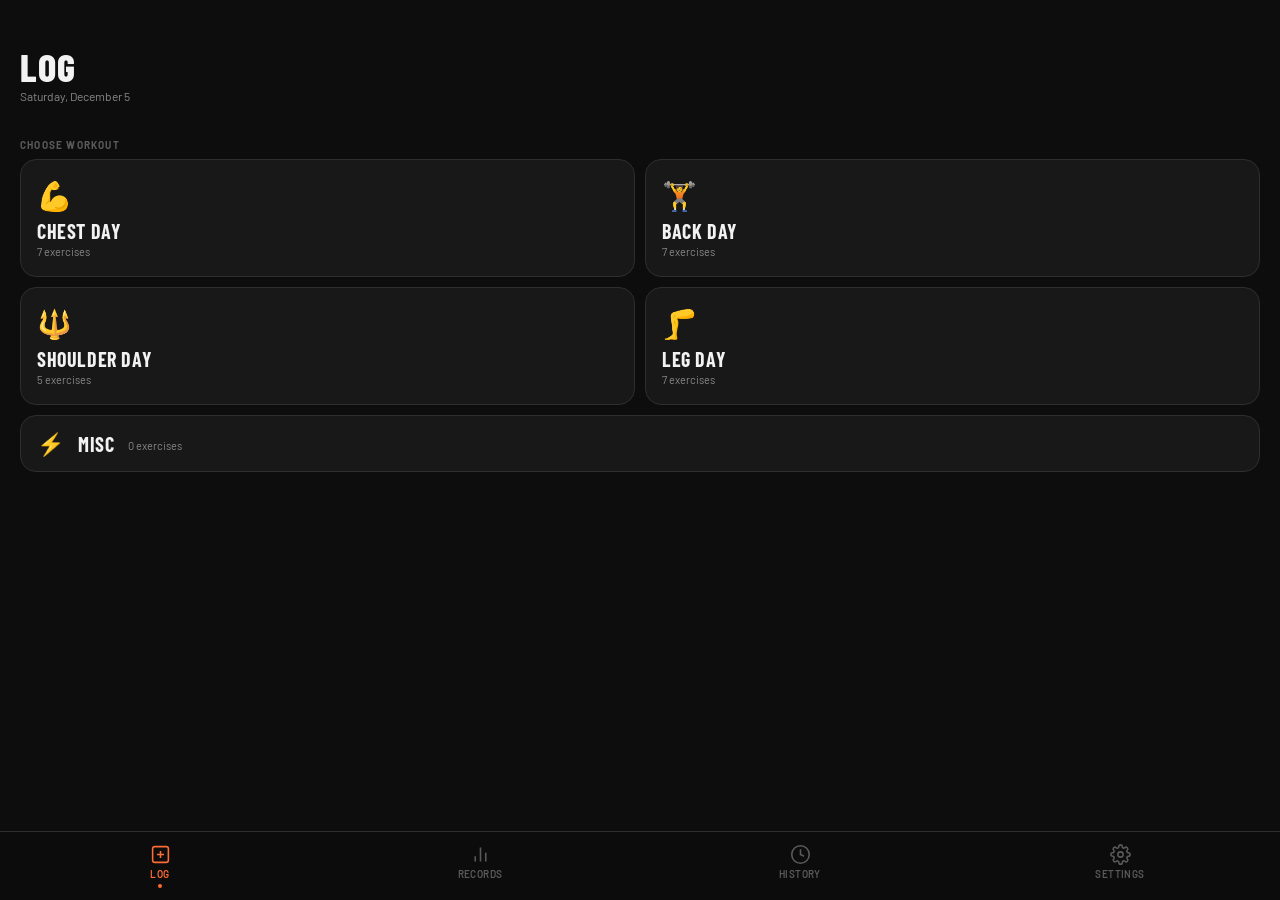
<file: ironlog.html>
<!DOCTYPE html>
<html lang="en">
<head>
<meta charset="UTF-8">
<meta name="viewport" content="width=device-width,initial-scale=1.0,maximum-scale=1.0,user-scalable=no,viewport-fit=cover">
<meta name="apple-mobile-web-app-capable" content="yes">
<meta name="apple-mobile-web-app-status-bar-style" content="black-translucent">
<meta name="apple-mobile-web-app-title" content="IronLog">
<meta name="theme-color" content="#0d0d0d">
<link rel="apple-touch-icon" href="app-icon.png">
<title>IronLog</title>
<link href="https://fonts.googleapis.com/css2?family=Barlow+Condensed:wght@400;600;700;800&family=Barlow:wght@300;400;500;600&display=swap" rel="stylesheet">
<style>
:root{
  --bg:#0d0d0d;--surface:#181818;--surface2:#222;--surface3:#2c2c2c;
  --border:#2e2e2e;--text:#f2f2f2;--muted:#5a5a5a;--muted2:#888;
  --accent:#ff6b35;--accent-dim:rgba(255,107,53,.1);--accent-border:rgba(255,107,53,.3);
  --green:#39d98a;--red:#ff4d6d;
  --sb:env(safe-area-inset-bottom,0px);--st:env(safe-area-inset-top,0px);
}
*{box-sizing:border-box;margin:0;padding:0;-webkit-tap-highlight-color:transparent;-webkit-touch-callout:none}
html,body{width:100%;height:100%;overflow:hidden;touch-action:manipulation}
body{background:var(--bg);color:var(--text);font-family:'Barlow',sans-serif;font-size:15px;position:fixed;inset:0}
.app{display:flex;flex-direction:column;width:100%;height:100%;max-width:100vw;overflow:hidden}
.page-container{flex:1;overflow-y:auto;overflow-x:hidden;-webkit-overflow-scrolling:touch;overscroll-behavior:none}
/* NAV */
.nav{flex-shrink:0;background:rgba(13,13,13,.97);backdrop-filter:blur(20px);border-top:1px solid var(--border);display:flex;padding:8px 0 calc(8px + var(--sb))}
.nav-btn{flex:1;display:flex;flex-direction:column;align-items:center;gap:3px;background:none;border:none;color:var(--muted);font-family:'Barlow',sans-serif;font-size:10px;font-weight:600;letter-spacing:.04em;text-transform:uppercase;cursor:pointer;padding:4px 0;transition:color .18s}
.nav-btn.active{color:var(--accent)}
.nav-btn svg{width:21px;height:21px;stroke-width:1.8}
.nav-dot{width:4px;height:4px;border-radius:50%;background:var(--accent);margin-top:1px;opacity:0;transition:opacity .2s}
.nav-btn.active .nav-dot{opacity:1}
/* PAGES */
.page{display:none}.page.active{display:block}
.status-pad{height:calc(48px + var(--st))}
/* HEADERS */
.page-head{padding:0 20px 16px}
.page-head-title{font-family:'Barlow Condensed',sans-serif;font-size:38px;font-weight:800;letter-spacing:.02em;line-height:1;text-transform:uppercase}
.page-head-sub{font-size:12px;color:var(--muted2);margin-top:3px}
.section-label{font-size:10px;font-weight:700;letter-spacing:.12em;text-transform:uppercase;color:var(--muted);padding:0 20px;margin-bottom:8px;margin-top:20px}
/* DAY GRID */
.day-grid{display:grid;grid-template-columns:1fr 1fr;gap:10px;padding:0 20px}
.day-card{background:var(--surface);border:1px solid var(--border);border-radius:16px;padding:18px 16px;cursor:pointer;transition:all .18s;position:relative;overflow:hidden}
.day-card::before{content:'';position:absolute;top:0;left:0;right:0;height:3px;background:var(--accent);opacity:0;transition:opacity .18s}
.day-card:active{transform:scale(.97);background:var(--surface2)}
.day-card.active-session{border-color:var(--accent-border);background:var(--accent-dim)}
.day-card.active-session::before{opacity:1}
.day-card-icon{font-size:28px;margin-bottom:8px;display:block}
.day-card-name{font-family:'Barlow Condensed',sans-serif;font-size:20px;font-weight:700;letter-spacing:.03em;text-transform:uppercase;line-height:1}
.day-card-count{font-size:11px;color:var(--muted2);margin-top:4px}
.day-card.misc{grid-column:span 2;display:flex;align-items:center;gap:14px;padding:14px 16px}
.day-card.misc .day-card-icon{margin-bottom:0;font-size:22px}
/* CALORIE BANNER on log home */
.cal-banner{margin:16px 20px 0;background:var(--surface);border:1px solid var(--border);border-radius:14px;padding:14px 16px;display:flex;align-items:center;justify-content:space-between}
.cal-banner-label{font-size:11px;color:var(--muted2)}
.cal-banner-val{font-family:'Barlow Condensed',sans-serif;font-size:28px;font-weight:700;color:var(--accent);line-height:1}
.cal-banner-sub{font-size:10px;color:var(--muted);margin-top:2px}
/* WORKOUT */
.workout-view{padding:0 20px}
.timer-bar{background:var(--surface);border:1px solid var(--border);border-radius:16px;padding:14px 18px;margin-bottom:16px;display:flex;align-items:center;justify-content:space-between}
.timer-display{font-family:'Barlow Condensed',sans-serif;font-size:40px;font-weight:700;letter-spacing:.04em;color:var(--accent);line-height:1}
.timer-label{font-size:10px;color:var(--muted);text-transform:uppercase;letter-spacing:.1em;margin-top:2px}
.timer-btn{background:var(--surface2);border:1px solid var(--border);border-radius:10px;color:var(--red);font-family:'Barlow',sans-serif;font-size:13px;font-weight:700;padding:10px 18px;cursor:pointer;transition:all .15s}
.timer-btn:active{background:var(--surface3)}
.back-btn{display:flex;align-items:center;gap:6px;background:none;border:none;color:var(--accent);font-family:'Barlow',sans-serif;font-size:14px;font-weight:600;cursor:pointer;padding:0 20px 14px}
/* EXERCISE BLOCKS */
.exercise-block{background:var(--surface);border:1px solid var(--border);border-radius:14px;overflow:hidden;margin-bottom:10px}
.ex-header{display:flex;align-items:flex-start;justify-content:space-between;padding:13px 14px;border-bottom:1px solid var(--border)}
.ex-name{font-family:'Barlow Condensed',sans-serif;font-size:18px;font-weight:700;letter-spacing:.02em}
.ex-meta{font-size:11px;color:var(--muted2);margin-top:1px}
.ex-ts{font-size:10px;color:var(--muted);margin-top:2px}
.ex-actions{display:flex;gap:6px;align-items:center;flex-shrink:0;margin-left:8px}
.icon-btn{width:30px;height:30px;border-radius:8px;border:1px solid var(--border);background:var(--surface2);color:var(--muted2);cursor:pointer;display:flex;align-items:center;justify-content:center;font-size:13px;transition:all .12s;flex-shrink:0}
.icon-btn:active{transform:scale(.9)}
.icon-btn.del{color:var(--red)}
/* CHANGE EXERCISE DROPDOWN inside block */
.change-ex-bar{padding:8px 14px;border-bottom:1px solid var(--border);display:none}
.change-ex-bar.open{display:block}
.change-ex-search{width:100%;background:var(--surface2);border:1px solid var(--border);border-radius:8px;color:var(--text);font-family:'Barlow',sans-serif;font-size:14px;padding:8px 10px;outline:none;-webkit-appearance:none;margin-bottom:6px}
.change-ex-search::placeholder{color:var(--muted)}
.change-ex-search:focus{border-color:var(--accent)}
.change-ex-list{max-height:160px;overflow-y:auto;scrollbar-width:none;border-radius:8px;background:var(--surface2)}
.change-ex-list::-webkit-scrollbar{display:none}
.change-ex-opt{padding:10px 12px;font-size:13px;cursor:pointer;border-bottom:1px solid var(--border);transition:background .1s}
.change-ex-opt:last-child{border-bottom:none}
.change-ex-opt:active{background:var(--surface3)}
/* SETS */
.set-row{display:grid;grid-template-columns:28px auto 1fr 1fr 38px;align-items:center;gap:5px;padding:9px 14px;border-bottom:1px solid var(--border);transition:background .2s}
.set-row:last-of-type{border-bottom:none}
.set-row.pr{background:rgba(255,107,53,.06)}
.set-row.warmup-row{background:rgba(255,200,50,.04)}
.set-num{font-size:11px;color:var(--muted);font-weight:700;text-align:center}
.warmup-btn{width:22px;height:22px;border-radius:5px;border:1px solid var(--border);background:var(--surface2);color:var(--muted);font-size:9px;font-weight:700;cursor:pointer;display:flex;align-items:center;justify-content:center;flex-shrink:0;transition:all .12s;letter-spacing:0}
.warmup-btn.active{background:rgba(255,200,50,.2);border-color:rgba(255,200,50,.5);color:#ffc832}
.set-input{background:var(--surface2);border:1px solid var(--border);border-radius:8px;color:var(--text);font-family:'Barlow',sans-serif;font-size:15px;font-weight:500;padding:7px 8px;width:100%;text-align:center;outline:none;transition:border-color .15s;-webkit-appearance:none}
.set-input:focus{border-color:var(--accent)}
.set-input::placeholder{color:var(--muted)}
.pr-badge{background:var(--accent);color:#fff;font-size:8px;font-weight:800;letter-spacing:.08em;padding:3px 5px;border-radius:5px;text-transform:uppercase;text-align:center;line-height:1.2;white-space:nowrap}
.wu-badge{background:rgba(255,200,50,.2);color:#ffc832;border:1px solid rgba(255,200,50,.4);font-size:8px;font-weight:800;letter-spacing:.06em;padding:2px 5px;border-radius:5px;text-transform:uppercase;white-space:nowrap}
.add-set-btn{display:flex;align-items:center;justify-content:center;gap:5px;width:100%;padding:11px;background:none;border:none;border-top:1px solid var(--border);color:var(--accent);font-family:'Barlow',sans-serif;font-size:13px;font-weight:600;cursor:pointer;transition:background .12s}
.add-set-btn:active{background:var(--accent-dim)}
.add-ex-btn{display:flex;align-items:center;justify-content:center;gap:8px;width:100%;padding:14px;border-radius:14px;background:var(--surface);border:1px dashed var(--border);color:var(--accent);font-family:'Barlow',sans-serif;font-size:14px;font-weight:600;cursor:pointer;margin-bottom:10px;transition:all .15s}
.add-ex-btn:active{background:var(--accent-dim);border-color:var(--accent-border)}
/* RECORDS */
.muscle-header{display:flex;align-items:center;justify-content:space-between;padding:14px 20px;background:var(--surface);border-top:1px solid var(--border);border-bottom:1px solid var(--border);cursor:pointer}
.muscle-header-left{display:flex;align-items:center;gap:10px}
.muscle-icon{font-size:20px}
.muscle-name{font-family:'Barlow Condensed',sans-serif;font-size:20px;font-weight:700;letter-spacing:.04em;text-transform:uppercase}
.muscle-chevron{color:var(--muted);font-size:12px;transition:transform .2s}
.muscle-chevron.open{transform:rotate(180deg)}
.exercise-record-row{display:flex;align-items:center;justify-content:space-between;padding:13px 20px;border-bottom:1px solid var(--border);background:var(--bg)}
.exercise-record-row:last-child{border-bottom:none}
.er-name{font-weight:500;font-size:14px}
.er-target{font-size:11px;color:var(--muted2);margin-top:2px}
.er-pr{text-align:right}
.er-pr-val{font-family:'Barlow Condensed',sans-serif;font-size:20px;font-weight:700;color:var(--accent)}
.er-pr-date{font-size:10px;color:var(--muted);margin-top:1px}
.er-no-pr{font-size:11px;color:var(--muted)}
.cal-day.selected-day{background:var(--accent);color:#000;font-weight:800;border-color:var(--accent)}
.cal-day.selected-day::after{background:#000}
.history-entry-detailed{border-color:var(--accent-border)}
.history-entry-detailed .he-header{background:var(--accent-dim)}
/* CALENDAR HISTORY */
.cal-nav{display:flex;align-items:center;justify-content:space-between;padding:0 20px 16px}
.cal-month{font-family:'Barlow Condensed',sans-serif;font-size:24px;font-weight:700;letter-spacing:.04em;text-transform:uppercase}
.cal-arrow{background:none;border:1px solid var(--border);border-radius:8px;color:var(--text);width:34px;height:34px;cursor:pointer;display:flex;align-items:center;justify-content:center;font-size:16px;transition:all .15s}
.cal-arrow:active{background:var(--surface2)}
.cal-grid{display:grid;grid-template-columns:repeat(7,1fr);gap:2px;padding:0 20px 16px}
.cal-day-label{text-align:center;font-size:10px;font-weight:700;color:var(--muted);letter-spacing:.06em;text-transform:uppercase;padding:4px 0}
.cal-day{aspect-ratio:1;border-radius:8px;display:flex;align-items:center;justify-content:center;cursor:pointer;font-size:13px;font-weight:500;transition:all .15s;position:relative;flex-direction:column}
.cal-day.empty{opacity:0;pointer-events:none}
.cal-day.has-workout{background:var(--accent-dim);border:1px solid var(--accent-border);color:var(--accent);font-weight:700}
.cal-day.has-workout::after{content:'';width:4px;height:4px;border-radius:50%;background:var(--accent);position:absolute;bottom:3px}
.cal-day.today-cal{border:1px solid var(--border)}
.cal-day:not(.empty):active{transform:scale(.92)}
.history-entry{margin:0 20px 10px;background:var(--surface);border:1px solid var(--border);border-radius:14px;overflow:hidden}
.he-header{display:flex;align-items:center;justify-content:space-between;padding:13px 16px;border-bottom:1px solid var(--border)}
.he-day{font-family:'Barlow Condensed',sans-serif;font-size:18px;font-weight:700;letter-spacing:.03em}
.he-date{font-size:11px;color:var(--muted2);margin-top:2px}
.he-badges{display:flex;gap:6px;align-items:center}
.he-duration{font-size:12px;color:var(--muted2);font-weight:500}
.he-body{padding:12px 16px}
.he-exercise-row{display:flex;align-items:center;justify-content:space-between;padding:5px 0;border-bottom:1px solid var(--border);font-size:13px}
.he-exercise-row:last-child{border-bottom:none}
.he-ex-sets{color:var(--muted2);font-size:12px}
.he-cal-row{display:flex;align-items:center;justify-content:space-between;padding:10px 0 0;margin-top:6px;border-top:1px solid var(--border)}
.he-cal-label{font-size:12px;color:var(--muted2)}
.he-cal-val{font-family:'Barlow Condensed',sans-serif;font-size:18px;font-weight:700;color:var(--green)}
.he-del-btn{background:none;border:none;color:var(--muted);font-size:16px;cursor:pointer;padding:0 2px;transition:color .15s;line-height:1}
.he-del-btn:active{color:var(--red)}
/* SETTINGS */
.settings-group{margin:0 20px 10px;background:var(--surface);border:1px solid var(--border);border-radius:14px;overflow:hidden}
.settings-row{display:flex;align-items:center;justify-content:space-between;padding:14px 16px;border-bottom:1px solid var(--border)}
.settings-row:last-child{border-bottom:none}
.settings-row-label{font-size:14px;font-weight:500}
.settings-row-sub{font-size:11px;color:var(--muted2);margin-top:2px}
.color-swatches{display:flex;gap:8px;flex-wrap:wrap;justify-content:flex-end}
.swatch{width:26px;height:26px;border-radius:50%;cursor:pointer;transition:transform .15s;border:2px solid transparent;flex-shrink:0}
.swatch.selected{border-color:#fff;transform:scale(1.15)}
.hex-input-row{padding:0 16px 14px;display:flex;gap:8px;align-items:center}
.hex-input{flex:1;background:var(--surface2);border:1px solid var(--border);border-radius:8px;color:var(--text);font-family:'Barlow',sans-serif;font-size:14px;padding:8px 10px;outline:none;-webkit-appearance:none;transition:border-color .15s}
.hex-input:focus{border-color:var(--accent)}
.hex-preview{width:30px;height:30px;border-radius:8px;border:1px solid var(--border);flex-shrink:0;transition:background .2s}
.hex-apply-btn{background:var(--accent);color:#fff;border:none;border-radius:8px;font-family:'Barlow',sans-serif;font-size:13px;font-weight:700;padding:8px 14px;cursor:pointer}
.custom-ex-form{padding:14px 16px;border-top:1px solid var(--border)}
.form-row{display:flex;gap:8px;margin-bottom:8px}
.form-input{flex:1;background:var(--surface2);border:1px solid var(--border);border-radius:10px;color:var(--text);font-family:'Barlow',sans-serif;font-size:14px;padding:10px 12px;outline:none;transition:border-color .15s;-webkit-appearance:none}
.form-input:focus{border-color:var(--accent)}
.form-input::placeholder{color:var(--muted)}
.form-select{background:var(--surface2);border:1px solid var(--border);border-radius:10px;color:var(--text);font-family:'Barlow',sans-serif;font-size:14px;padding:10px 12px;outline:none;-webkit-appearance:none;cursor:pointer;flex:1}
.form-btn{background:var(--accent);color:#fff;border:none;border-radius:10px;font-family:'Barlow',sans-serif;font-size:14px;font-weight:700;padding:10px 18px;cursor:pointer;white-space:nowrap;transition:opacity .15s}
.form-btn:active{opacity:.8}
.custom-ex-list{padding:0 16px 8px}
.custom-ex-item{display:flex;align-items:center;justify-content:space-between;padding:9px 0;border-bottom:1px solid var(--border);font-size:13px}
.custom-ex-item:last-child{border-bottom:none}
/* PROFILE */
.profile-card{margin:0 20px 10px;background:var(--surface);border:1px solid var(--border);border-radius:14px;overflow:hidden}
.profile-inputs{padding:16px}
.profile-row{display:grid;grid-template-columns:1fr 1fr;gap:10px;margin-bottom:10px}
.profile-row.three{grid-template-columns:1fr 1fr 1fr}
.profile-field label{font-size:10px;font-weight:700;letter-spacing:.1em;text-transform:uppercase;color:var(--muted);display:block;margin-bottom:5px}
.profile-field input,.profile-field select{width:100%;background:var(--surface2);border:1px solid var(--border);border-radius:10px;color:var(--text);font-family:'Barlow',sans-serif;font-size:15px;padding:10px 12px;outline:none;transition:border-color .15s;-webkit-appearance:none}
.profile-field input:focus,.profile-field select:focus{border-color:var(--accent)}
.profile-field input::placeholder{color:var(--muted)}
.calorie-result{margin:12px 20px 0;background:var(--accent-dim);border:1px solid var(--accent-border);border-radius:14px;padding:16px 18px;display:flex;align-items:center;justify-content:space-between}
.calorie-label{font-size:12px;color:var(--muted2);margin-top:3px}
.calorie-val{font-family:'Barlow Condensed',sans-serif;font-size:36px;font-weight:800;color:var(--accent);line-height:1}
.calorie-unit{font-size:12px;color:var(--muted2);margin-top:3px;text-align:right}
/* WORKOUT PLAN EDITOR */
.plan-day-section{border-bottom:1px solid var(--border)}
.plan-day-section:last-child{border-bottom:none}
.plan-day-header{display:flex;align-items:center;justify-content:space-between;padding:13px 16px;cursor:pointer}
.plan-day-name{font-weight:600;font-size:14px}
.plan-day-count{font-size:11px;color:var(--muted2);margin-top:1px}
.plan-day-body{display:none;padding:0 16px 12px}
.plan-day-body.open{display:block}
.plan-ex-row{display:flex;align-items:center;justify-content:space-between;padding:8px 0;border-bottom:1px solid var(--border)}
.plan-ex-row:last-child{border-bottom:none}
.plan-ex-name{font-size:13px;font-weight:500;flex:1}
.plan-ex-del{background:none;border:none;color:var(--muted);font-size:15px;cursor:pointer;padding:0 4px}
.plan-ex-del:active{color:var(--red)}
.plan-add-row{display:flex;gap:6px;margin-top:8px}
.plan-add-search{flex:1;background:var(--surface3);border:1px solid var(--border);border-radius:8px;color:var(--text);font-family:'Barlow',sans-serif;font-size:13px;padding:8px 10px;outline:none;-webkit-appearance:none}
.plan-add-search::placeholder{color:var(--muted)}
.plan-add-search:focus{border-color:var(--accent)}
.plan-add-results{background:var(--surface3);border:1px solid var(--border);border-radius:8px;margin-top:4px;max-height:140px;overflow-y:auto;scrollbar-width:none;display:none}
.plan-add-results.open{display:block}
.plan-add-results::-webkit-scrollbar{display:none}
.plan-add-opt{padding:9px 10px;font-size:13px;cursor:pointer;border-bottom:1px solid var(--border);transition:background .1s}
.plan-add-opt:last-child{border-bottom:none}
.plan-add-opt:active{background:var(--surface2)}
/* LIBRARY EDITOR */
.lib-ex-item{display:flex;flex-direction:column;padding:12px 16px;border-bottom:1px solid var(--border)}
.lib-ex-item:last-child{border-bottom:none}
.lib-ex-item-top{display:flex;align-items:center;justify-content:space-between;cursor:pointer}
.lib-ex-item-name{font-weight:600;font-size:14px}
.lib-ex-item-muscle{font-size:11px;color:var(--muted2);margin-top:2px}
.lib-ex-edit{display:none;padding-top:12px;gap:8px;flex-direction:column}
.lib-ex-edit.open{display:flex}
.lib-edit-row{display:flex;gap:8px}
.lib-edit-input{flex:1;background:var(--surface3);border:1px solid var(--border);border-radius:8px;color:var(--text);font-family:'Barlow',sans-serif;font-size:13px;padding:8px 10px;outline:none;transition:border-color .15s;-webkit-appearance:none;text-align:center}
.lib-edit-input:focus{border-color:var(--accent)}
.lib-edit-label{font-size:10px;color:var(--muted);text-align:center;margin-top:3px;letter-spacing:.06em;text-transform:uppercase}
.lib-save-btn{background:var(--accent);color:#fff;border:none;border-radius:8px;font-family:'Barlow',sans-serif;font-size:13px;font-weight:700;padding:9px 16px;cursor:pointer}
/* MODAL */
.modal-overlay{position:fixed;inset:0;background:rgba(0,0,0,.75);backdrop-filter:blur(8px);z-index:200;display:flex;align-items:flex-end;opacity:0;pointer-events:none;transition:opacity .2s}
.modal-overlay.open{opacity:1;pointer-events:all}
.modal{background:var(--surface);border-radius:22px 22px 0 0;width:100%;max-height:82dvh;display:flex;flex-direction:column;padding-bottom:var(--sb);transform:translateY(100%);transition:transform .3s cubic-bezier(.32,.72,0,1)}
.modal-overlay.open .modal{transform:translateY(0)}
.modal-handle{width:36px;height:4px;border-radius:2px;background:var(--border);margin:14px auto 0;flex-shrink:0}
.modal-head{padding:16px 20px 12px;flex-shrink:0;border-bottom:1px solid var(--border)}
.modal-title{font-family:'Barlow Condensed',sans-serif;font-size:26px;font-weight:800;text-transform:uppercase;letter-spacing:.03em}
.modal-sub{font-size:12px;color:var(--muted2);margin-top:2px}
.modal-search{width:100%;background:var(--surface2);border:1px solid var(--border);border-radius:10px;color:var(--text);font-family:'Barlow',sans-serif;font-size:15px;padding:11px 14px;outline:none;transition:border-color .15s;margin-top:10px;-webkit-appearance:none}
.modal-search:focus{border-color:var(--accent)}
.modal-search::placeholder{color:var(--muted)}
.modal-list{overflow-y:auto;flex:1;padding:8px 0 16px;scrollbar-width:none}
.modal-list::-webkit-scrollbar{display:none}
.modal-section-label{font-size:10px;font-weight:700;letter-spacing:.12em;color:var(--muted);text-transform:uppercase;padding:10px 20px 4px}
.modal-ex-item{display:flex;align-items:center;justify-content:space-between;padding:12px 20px;cursor:pointer;transition:background .12s}
.modal-ex-item:active{background:var(--surface2)}
.modal-ex-name{font-weight:500;font-size:14px}
.modal-ex-cat{font-size:11px;color:var(--muted2);margin-top:2px}
.modal-ex-pr{font-size:12px;color:var(--accent);font-weight:600}
.modal-ex-target{font-size:11px;color:var(--muted)}
/* SUMMARY MODAL */
.summary-modal{background:var(--surface);border-radius:22px 22px 0 0;width:100%;max-height:90dvh;display:flex;flex-direction:column;padding-bottom:var(--sb);transform:translateY(100%);transition:transform .3s cubic-bezier(.32,.72,0,1)}
.modal-overlay.open .summary-modal{transform:translateY(0)}
.summary-head{padding:20px 20px 16px;text-align:center;border-bottom:1px solid var(--border)}
.summary-emoji{font-size:40px;margin-bottom:8px}
.summary-title{font-family:'Barlow Condensed',sans-serif;font-size:32px;font-weight:800;text-transform:uppercase;letter-spacing:.04em}
.summary-sub{font-size:13px;color:var(--muted2);margin-top:4px}
.summary-stats{display:grid;grid-template-columns:1fr 1fr 1fr;gap:1px;background:var(--border);border-bottom:1px solid var(--border)}
.summary-stat{background:var(--surface);padding:16px 12px;text-align:center}
.summary-stat-val{font-family:'Barlow Condensed',sans-serif;font-size:26px;font-weight:700;line-height:1}
.summary-stat-val.accent{color:var(--accent)}.summary-stat-val.green{color:var(--green)}
.summary-stat-label{font-size:10px;color:var(--muted);text-transform:uppercase;letter-spacing:.08em;margin-top:3px}
.summary-body{overflow-y:auto;flex:1;padding:16px 20px}
.summary-pr-item{display:flex;align-items:center;justify-content:space-between;padding:10px 0;border-bottom:1px solid var(--border)}
.summary-pr-item:last-child{border-bottom:none}
.summary-pr-name{font-weight:500;font-size:14px}
.summary-pr-old{font-size:11px;color:var(--muted);margin-top:2px}
.summary-pr-new{text-align:right}
.summary-pr-val{font-family:'Barlow Condensed',sans-serif;font-size:20px;font-weight:700;color:var(--accent)}
.summary-pr-badge{font-size:9px;color:var(--accent);font-weight:800;letter-spacing:.08em;text-transform:uppercase;margin-top:2px}
.summary-actions{padding:16px 20px 4px;display:flex;flex-direction:column;gap:10px;flex-shrink:0}
.summary-btn-primary{width:100%;padding:16px;border-radius:14px;background:var(--accent);color:#fff;border:none;font-family:'Barlow Condensed',sans-serif;font-size:20px;font-weight:700;letter-spacing:.06em;text-transform:uppercase;cursor:pointer;transition:opacity .15s;box-shadow:0 4px 20px rgba(255,107,53,.3)}
.summary-btn-primary:active{opacity:.85}
/* TOAST */
.toast{position:fixed;top:calc(60px + var(--st));left:50%;transform:translateX(-50%) translateY(-10px);background:var(--surface);border:1px solid var(--border);color:var(--text);padding:10px 18px;border-radius:20px;font-weight:600;font-size:13px;z-index:400;opacity:0;transition:all .25s;white-space:nowrap;pointer-events:none;box-shadow:0 4px 20px rgba(0,0,0,.4)}
.toast.pr{background:var(--accent);color:#fff;border-color:var(--accent)}
.toast.show{opacity:1;transform:translateX(-50%) translateY(0)}
.empty{text-align:center;padding:60px 30px;color:var(--muted)}
.empty-icon{font-size:44px;margin-bottom:12px}
.empty p{font-size:14px;line-height:1.5}
</style>
</head>
<body>
<div class="app">
 <div class="page-container" id="page-container">

  <!-- ▌LOG ▌ -->
  <div class="page active" id="page-log">
   <div class="status-pad"></div>
   <div id="log-home">
    <div class="page-head">
     <div class="page-head-title">Log</div>
     <div class="page-head-sub" id="log-date-sub"></div>
    </div>
    <div class="section-label">Choose Workout</div>
    <div class="day-grid" id="day-grid"></div>
    <div id="log-cal-banner" style="display:none">
     <div class="cal-banner">
      <div>
       <div class="cal-banner-label">Today's calorie target</div>
       <div class="cal-banner-sub" id="log-cal-sub"></div>
      </div>
      <div class="cal-banner-val" id="log-cal-val">—</div>
     </div>
    </div>
    <div style="height:16px"></div>
   </div>
   <div id="log-active" style="display:none"></div>
  </div>

  <!-- ▌RECORDS ▌ -->
  <div class="page" id="page-records">
   <div class="status-pad"></div>
   <div class="page-head">
    <div class="page-head-title">Records</div>
    <div class="page-head-sub">PRs &amp; recommended ranges</div>
   </div>
   <div id="records-body"></div>
  </div>

  <!-- ▌HISTORY ▌ -->
  <div class="page" id="page-history">
   <div class="status-pad"></div>
   <div class="page-head">
    <div class="page-head-title">History</div>
    <div class="page-head-sub" id="history-sub"></div>
   </div>
   <div class="cal-nav">
    <button class="cal-arrow" onclick="shiftMonth(-1)">&#8249;</button>
    <div class="cal-month" id="cal-month-label"></div>
    <button class="cal-arrow" onclick="shiftMonth(1)">&#8250;</button>
   </div>
   <div class="cal-grid" id="cal-grid"></div>
   <div id="history-body"></div>
  </div>

  <!-- ▌SETTINGS ▌ -->
  <div class="page" id="page-settings">
   <div class="status-pad"></div>
   <div class="page-head">
    <div class="page-head-title">Settings</div>
    <div class="page-head-sub">Profile, preferences &amp; library</div>
   </div>

   <!-- PROFILE -->
   <div class="section-label">Profile</div>
   <div class="profile-card">
    <div class="profile-inputs">
     <div class="profile-row">
      <div class="profile-field">
       <label>Age</label>
       <input type="number" id="prof-age" placeholder="28" inputmode="numeric" oninput="saveProfile()">
      </div>
      <div class="profile-field">
       <label>Sex</label>
       <select id="prof-sex" onchange="saveProfile()">
        <option value="">—</option>
        <option value="male">Male</option>
        <option value="female">Female</option>
       </select>
      </div>
     </div>
     <div class="profile-row">
      <div class="profile-field">
       <label>Weight (lbs)</label>
       <input type="number" id="prof-weight" placeholder="185" inputmode="decimal" oninput="saveProfile()">
      </div>
      <div class="profile-field">
       <label>Height</label>
       <div style="display:flex;gap:6px">
        <input type="number" id="prof-ft" placeholder="5'" inputmode="numeric" oninput="saveProfile()" style="width:48%">
        <input type="number" id="prof-in" placeholder="10&quot;" inputmode="numeric" oninput="saveProfile()" style="width:48%">
       </div>
      </div>
     </div>
    </div>
   </div>
   <div id="calorie-result-block" style="display:none">
    <div class="calorie-result">
     <div>
      <div class="calorie-label">Daily maintenance calories</div>
      <div style="font-size:10px;color:var(--muted);margin-top:4px">Mifflin-St Jeor · lightly active (1.375×)</div>
     </div>
     <div style="text-align:right">
      <div class="calorie-val" id="tdee-val">—</div>
      <div class="calorie-unit">kcal / day</div>
     </div>
    </div>
   </div>

   <!-- ACCENT COLOR -->
   <div class="section-label">Accent Color</div>
   <div class="settings-group">
    <div class="settings-row" style="flex-wrap:wrap;gap:8px">
     <div>
      <div class="settings-row-label">Theme Color</div>
      <div class="settings-row-sub">Tap a swatch or enter a hex code</div>
     </div>
     <div class="color-swatches" id="color-swatches"></div>
    </div>
    <div class="hex-input-row">
     <div class="hex-preview" id="hex-preview"></div>
     <input class="hex-input" id="hex-input" placeholder="#ff6b35" maxlength="7" oninput="onHexInput(this.value)">
     <button class="hex-apply-btn" onclick="applyHexInput()">Apply</button>
    </div>
   </div>

   <!-- WORKOUT PLANS -->
   <div class="section-label">Workout Plans</div>
   <div class="settings-group">
    <div class="settings-row" style="cursor:pointer" onclick="togglePlans()">
     <div>
      <div class="settings-row-label">Customize Day Plans</div>
      <div class="settings-row-sub">Edit exercises shown for each day</div>
     </div>
     <span style="color:var(--accent)" id="plans-toggle-icon">&#9660;</span>
    </div>
    <div id="plans-body" style="display:none"></div>
   </div>

   <!-- EXERCISE LIBRARY -->
   <div class="section-label">Exercise Library</div>
   <div class="settings-group">
    <div class="settings-row" style="cursor:pointer" onclick="toggleLibrary()">
     <div>
      <div class="settings-row-label">Edit Rep &amp; Weight Targets</div>
      <div class="settings-row-sub">Adjust targets for any exercise</div>
     </div>
     <span style="color:var(--accent)" id="lib-toggle-icon">&#9660;</span>
    </div>
    <div id="library-body" style="display:none"></div>
   </div>

   <!-- ADD MOVEMENTS -->
   <div class="section-label">Add Movements</div>
   <div class="settings-group">
    <div class="settings-row" style="cursor:pointer" onclick="toggleCustomForm()">
     <div>
      <div class="settings-row-label">Add Custom Exercise</div>
      <div class="settings-row-sub">Expand your exercise library</div>
     </div>
     <span style="color:var(--accent);font-size:20px" id="custom-form-toggle">+</span>
    </div>
    <div class="custom-ex-form" id="custom-ex-form" style="display:none">
     <div class="form-row">
      <input class="form-input" id="new-ex-name" placeholder="Exercise name" type="text">
     </div>
     <div class="form-row">
      <select class="form-select" id="new-ex-muscle">
       <option value="Chest">Chest</option><option value="Back">Back</option>
       <option value="Shoulders">Shoulders</option><option value="Quads">Quads</option>
       <option value="Hamstrings">Hamstrings</option><option value="Glutes">Glutes</option>
       <option value="Biceps">Biceps</option><option value="Triceps">Triceps</option>
       <option value="Core">Core</option><option value="Cardio">Cardio</option><option value="Misc">Misc</option>
      </select>
      <input class="form-input" id="new-ex-sets" placeholder="Sets (e.g. 3-4)" style="flex:1">
     </div>
     <div class="form-row">
      <button class="form-btn" onclick="addCustomExercise()">Add Exercise</button>
     </div>
    </div>
    <div class="custom-ex-list" id="custom-ex-list"></div>
   </div>

   <!-- DATA -->
   <div class="section-label">Data</div>
   <div class="settings-group">
    <div class="settings-row" style="cursor:pointer" onclick="exportData()">
     <div>
      <div class="settings-row-label">Export Data</div>
      <div class="settings-row-sub">Download backup as JSON</div>
     </div>
     <span style="color:var(--accent)">&#8595;</span>
    </div>
    <div class="settings-row" style="cursor:pointer" onclick="document.getElementById('import-file').click()">
     <div>
      <div class="settings-row-label">Import Data</div>
      <div class="settings-row-sub">Restore from a JSON backup</div>
     </div>
     <span style="color:var(--accent)">&#8593;</span>
    </div>
    <input type="file" id="import-file" accept=".json" style="display:none" onchange="importData(this)">
    <div class="settings-row" style="cursor:pointer" onclick="clearAllData()">
     <div>
      <div class="settings-row-label" style="color:var(--red)">Clear All Data</div>
      <div class="settings-row-sub">Wipes workouts, PRs, exercises, and profile</div>
     </div>
     <span style="color:var(--red)">&#8594;</span>
    </div>
   </div>
   <div style="height:20px"></div>
  </div>

 </div><!-- /page-container -->

 <!-- NAV -->
 <nav class="nav">
  <button class="nav-btn active" data-page="log" onclick="switchPage('log',this)">
   <svg viewBox="0 0 24 24" fill="none" stroke="currentColor"><rect x="3" y="3" width="18" height="18" rx="2.5"/><path d="M8 12h8M12 8v8"/></svg>
   Log<div class="nav-dot"></div>
  </button>
  <button class="nav-btn" data-page="records" onclick="switchPage('records',this)">
   <svg viewBox="0 0 24 24" fill="none" stroke="currentColor"><polyline points="18 20 18 10"/><polyline points="12 20 12 4"/><polyline points="6 20 6 14"/></svg>
   Records<div class="nav-dot"></div>
  </button>
  <button class="nav-btn" data-page="history" onclick="switchPage('history',this)">
   <svg viewBox="0 0 24 24" fill="none" stroke="currentColor"><circle cx="12" cy="12" r="10"/><polyline points="12 6 12 12 16 14"/></svg>
   History<div class="nav-dot"></div>
  </button>
  <button class="nav-btn" data-page="settings" onclick="switchPage('settings',this)">
   <svg viewBox="0 0 24 24" fill="none" stroke="currentColor"><circle cx="12" cy="12" r="3"/><path d="M19.4 15a1.65 1.65 0 0 0 .33 1.82l.06.06a2 2 0 0 1-2.83 2.83l-.06-.06a1.65 1.65 0 0 0-1.82-.33 1.65 1.65 0 0 0-1 1.51V21a2 2 0 0 1-4 0v-.09A1.65 1.65 0 0 0 9 19.4a1.65 1.65 0 0 0-1.82.33l-.06.06a2 2 0 0 1-2.83-2.83l.06-.06A1.65 1.65 0 0 0 4.68 15a1.65 1.65 0 0 0-1.51-1H3a2 2 0 0 1 0-4h.09A1.65 1.65 0 0 0 4.6 9a1.65 1.65 0 0 0-.33-1.82l-.06-.06a2 2 0 0 1 2.83-2.83l.06.06A1.65 1.65 0 0 0 9 4.68a1.65 1.65 0 0 0 1-1.51V3a2 2 0 0 1 4 0v.09a1.65 1.65 0 0 0 1 1.51 1.65 1.65 0 0 0 1.82-.33l.06-.06a2 2 0 0 1 2.83 2.83l-.06.06A1.65 1.65 0 0 0 19.4 9a1.65 1.65 0 0 0 1.51 1H21a2 2 0 0 1 0 4h-.09a1.65 1.65 0 0 0-1.51 1z"/></svg>
   Settings<div class="nav-dot"></div>
  </button>
 </nav>
</div>

<!-- EXERCISE PICKER MODAL -->
<div class="modal-overlay" id="ex-modal">
 <div class="modal">
  <div class="modal-handle"></div>
  <div class="modal-head">
   <div class="modal-title" id="modal-title">Add Exercise</div>
   <div class="modal-sub" id="modal-sub"></div>
   <input class="modal-search" id="modal-search" placeholder="Search exercises..." oninput="filterModal(this.value)">
  </div>
  <div class="modal-list" id="modal-list"></div>
 </div>
</div>

<!-- WORKOUT SUMMARY MODAL -->
<div class="modal-overlay" id="summary-modal">
 <div class="summary-modal">
  <div class="modal-handle"></div>
  <div class="summary-head">
   <div class="summary-emoji" id="sum-emoji">&#127942;</div>
   <div class="summary-title" id="sum-title">Workout Complete</div>
   <div class="summary-sub" id="sum-sub"></div>
  </div>
  <div class="summary-stats">
   <div class="summary-stat"><div class="summary-stat-val accent" id="sum-duration">—</div><div class="summary-stat-label">Duration</div></div>
   <div class="summary-stat"><div class="summary-stat-val green" id="sum-calories">—</div><div class="summary-stat-label">kcal burned</div></div>
   <div class="summary-stat"><div class="summary-stat-val" id="sum-sets">—</div><div class="summary-stat-label">Total Sets</div></div>
  </div>
  <div class="summary-body" id="summary-body"></div>
  <div class="summary-actions">
   <div id="sum-pr-update-area"></div>
   <button class="summary-btn-primary" onclick="dismissSummary()">Done</button>
  </div>
 </div>
</div>

<div class="toast" id="toast"></div>

<script>
// ══════════════════════════════════════════════
//  CONSTANTS
// ══════════════════════════════════════════════
const ACCENT_PRESETS=[
  {name:'Fire',hex:'#ff6b35'},{name:'Cyan',hex:'#00d4ff'},
  {name:'Lime',hex:'#b8ff3a'},{name:'Purple',hex:'#a855f7'},{name:'Pink',hex:'#f43f8e'},
];

const DEFAULT_DAY_PLANS={
  chest:['Barbell Bench Press','Incline Dumbbell Bench Press','Machine Pectoral Fly','Triceps Pushdown (machine)','Tricep Pushdown (cable)','Decline Sit-ups','Cardio'],
  back:['Landmine Rows','Seated/Low Row','Assisted Pullups','Pulldowns','Standing Bicep Curls','Decline Sit-ups','Cardio'],
  shoulders:['Overhead Barbell Press','Single-Arm Rear Delt Flys','Dumbbell Lateral Raises','Cable Lateral Raises','Cardio'],
  legs:['Hack Squat','Leg Press','Quad Extensions (machine)','Laying Hamstring Curls (machine)','Glute/Back Extensions or Hip Thrusts','Decline Sit-ups','Cardio'],
  misc:[],
};

const DAY_DEFS=[
  {id:'chest',label:'Chest Day',icon:'💪'},
  {id:'back',label:'Back Day',icon:'🏋️'},
  {id:'shoulders',label:'Shoulder Day',icon:'🔱'},
  {id:'legs',label:'Leg Day',icon:'🦵'},
  {id:'misc',label:'Misc',icon:'⚡'},
];

// Master exercise library
const EXERCISE_LIB=[
  {name:'Barbell Bench Press',        muscle:'Chest',      targetSets:'4-5 warmup + 5 working',targetReps:'5-8',   targetWeight:0},
  {name:'Incline Dumbbell Bench Press',muscle:'Chest',     targetSets:'3',                      targetReps:'8-12',  targetWeight:0},
  {name:'Machine Pectoral Fly',       muscle:'Chest',      targetSets:'4',                      targetReps:'10-15', targetWeight:0},
  {name:'Triceps Pushdown (machine)', muscle:'Triceps',    targetSets:'4',                      targetReps:'10-15', targetWeight:0},
  {name:'Tricep Pushdown (cable)',    muscle:'Triceps',    targetSets:'4',                      targetReps:'10-15', targetWeight:0},
  {name:'Landmine Rows',              muscle:'Back',       targetSets:'4-5 warmup + 5 working',targetReps:'5-8',   targetWeight:0},
  {name:'Seated/Low Row',             muscle:'Back',       targetSets:'4',                      targetReps:'8-12',  targetWeight:0},
  {name:'Assisted Pullups',           muscle:'Back',       targetSets:'4',                      targetReps:'6-10',  targetWeight:0},
  {name:'Pulldowns',                  muscle:'Back',       targetSets:'4',                      targetReps:'8-12',  targetWeight:0},
  {name:'Standing Bicep Curls',       muscle:'Biceps',     targetSets:'5',                      targetReps:'8-12',  targetWeight:0},
  {name:'Overhead Barbell Press',     muscle:'Shoulders',  targetSets:'4-5 warmup + 5 working',targetReps:'5-8',   targetWeight:0},
  {name:'Single-Arm Rear Delt Flys',  muscle:'Shoulders',  targetSets:'4',                      targetReps:'12-15', targetWeight:0},
  {name:'Dumbbell Lateral Raises',    muscle:'Shoulders',  targetSets:'4',                      targetReps:'12-15', targetWeight:0},
  {name:'Cable Lateral Raises',       muscle:'Shoulders',  targetSets:'4',                      targetReps:'12-15', targetWeight:0},
  {name:'Hack Squat',                 muscle:'Quads',      targetSets:'4-5 warmup + 5 working',targetReps:'5-8',   targetWeight:0},
  {name:'Leg Press',                  muscle:'Quads',      targetSets:'3',                      targetReps:'8-12',  targetWeight:0},
  {name:'Quad Extensions (machine)',  muscle:'Quads',      targetSets:'4',                      targetReps:'10-15', targetWeight:0},
  {name:'Laying Hamstring Curls (machine)',muscle:'Hamstrings',targetSets:'4',                  targetReps:'10-15', targetWeight:0},
  {name:'Glute/Back Extensions or Hip Thrusts',muscle:'Glutes',targetSets:'4',                  targetReps:'10-15', targetWeight:0},
  {name:'Decline Sit-ups',            muscle:'Core',       targetSets:'5',                      targetReps:'15-20', targetWeight:0},
  {name:'Cardio',                     muscle:'Cardio',     targetSets:'1',                      targetReps:'20 min',targetWeight:0},
];

const MET_BY_MUSCLE={Chest:5,Back:5.5,Shoulders:4.5,Quads:6,Hamstrings:5.5,Glutes:5.5,Biceps:3.5,Triceps:3.5,Core:4,Cardio:8,Misc:4.5};
const MUSCLE_ORDER=['Chest','Back','Shoulders','Quads','Hamstrings','Glutes','Biceps','Triceps','Core','Cardio','Misc'];
const MUSCLE_ICONS={Chest:'💪',Back:'🏋️',Shoulders:'🔱',Quads:'🦵',Hamstrings:'🦵',Glutes:'🍑',Biceps:'💪',Triceps:'💪',Core:'🔥',Cardio:'🏃',Misc:'⚡'};

// ══════════════════════════════════════════════
//  STATE
// ══════════════════════════════════════════════
let S={
  accentColor:'#ff6b35',
  profile:{age:'',sex:'',weight:'',ft:'',in:''},
  exerciseOverrides:{},
  dayPlans:JSON.parse(JSON.stringify(DEFAULT_DAY_PLANS)),
  currentSession:null,
  workouts:[],
  prs:{},
  customExercises:[],
};

function loadState(){
  try{const s=localStorage.getItem('ironlog_v6');if(s){const p=JSON.parse(s);Object.assign(S,p);if(!S.dayPlans)S.dayPlans=JSON.parse(JSON.stringify(DEFAULT_DAY_PLANS));}}catch(e){}
}
function saveState(){try{localStorage.setItem('ironlog_v6',JSON.stringify(S));}catch(e){}}

// ══════════════════════════════════════════════
//  TIMER
// ══════════════════════════════════════════════
let timerInterval=null;
function startTimer(){
  if(timerInterval)return;
  timerInterval=setInterval(()=>{
    const el=document.getElementById('timer-display');
    if(!el||!S.currentSession)return;
    const sec=Math.floor((Date.now()-S.currentSession.startTime)/1000);
    const h=Math.floor(sec/3600),m=Math.floor((sec%3600)/60),s=sec%60;
    el.textContent=h>0?`${h}:${pad(m)}:${pad(s)}`:`${pad(m)}:${pad(s)}`;
  },1000);
}
function stopTimer(){clearInterval(timerInterval);timerInterval=null;}
function pad(n){return String(n).padStart(2,'0');}

// ══════════════════════════════════════════════
//  UTILS
// ══════════════════════════════════════════════
function todayStr(){return new Date().toLocaleDateString('en-US',{weekday:'long',month:'long',day:'numeric'});}
function timeStr(ts){return new Date(ts).toLocaleTimeString('en-US',{hour:'numeric',minute:'2-digit'});}
function shortDate(ts){return new Date(ts).toLocaleDateString('en-US',{month:'short',day:'numeric',year:'numeric'});}
function isoDate(ts){return new Date(ts).toISOString().slice(0,10);}
function durStr(ms){const m=Math.round(ms/60000);return m<60?`${m}m`:`${Math.floor(m/60)}h ${m%60}m`;}
function e1rm(w,r){return(w&&r)?Math.round(w*(1+r/30)):0;}
function isPR(name,w,r){if(!w||!r)return false;const v=e1rm(w,r),p=S.prs[name];return!p||v>p.e1rm;}
function recordPR(name,w,r){S.prs[name]={weight:w,reps:r,e1rm:e1rm(w,r),date:Date.now()};}

function allExercises(){
  return [...EXERCISE_LIB,...S.customExercises.map(ce=>({...ce}))];
}
function findEx(name){
  return allExercises().find(e=>e.name===name)||{name,muscle:'Misc',targetSets:'',targetReps:'',targetWeight:0};
}
function resolveEx(nameOrObj){
  const base=typeof nameOrObj==='string'?findEx(nameOrObj):{...findEx(nameOrObj.name),...nameOrObj};
  const ov=S.exerciseOverrides[base.name]||{};
  return{...base,...ov};
}
function getExercisesForDay(dayId){
  const plan=S.dayPlans[dayId]||[];
  return plan.map(name=>resolveEx(name));
}
function scrollToCenter(el){
  if(!el)return;
  setTimeout(()=>{
    el.scrollIntoView({behavior:'smooth',block:'center'});
  },50);
}

// ══════════════════════════════════════════════
//  CALORIE CALCULATIONS
// ══════════════════════════════════════════════
function calcTDEE(){
  const p=S.profile;
  const age=parseFloat(p.age),sex=p.sex,wLbs=parseFloat(p.weight);
  const ft=parseFloat(p.ft)||0,inches=parseFloat(p.in)||0;
  const hIn=ft*12+inches;
  if(!age||!sex||!wLbs||!hIn)return null;
  const wKg=wLbs*0.453592,hCm=hIn*2.54;
  const bmr=sex==='male'?(10*wKg)+(6.25*hCm)-(5*age)+5:(10*wKg)+(6.25*hCm)-(5*age)-161;
  return Math.round(bmr*1.375);
}
function calcWorkoutCalories(exercises,durationMs){
  const wLbs=parseFloat(S.profile.weight);
  const wKg=wLbs?wLbs*0.453592:80;
  const hours=durationMs/3600000;
  if(!hours)return null;
  const muscles=exercises.map(e=>e.muscle).filter(Boolean);
  if(!muscles.length)return null;
  const met=muscles.reduce((s,m)=>s+(MET_BY_MUSCLE[m]||4.5),0)/muscles.length;
  return Math.round(met*wKg*hours);
}
function getTodayBurnedCalories(){
  const today=isoDate(Date.now());
  return S.workouts.filter(w=>isoDate(w.startTime)===today).reduce((s,w)=>s+(w.calories||0),0);
}
function updateLogCalBanner(){
  const tdee=calcTDEE();
  const banner=document.getElementById('log-cal-banner');
  if(!tdee){banner.style.display='none';return;}
  const burned=getTodayBurnedCalories();
  const net=tdee+burned;
  banner.style.display='block';
  document.getElementById('log-cal-val').textContent=net.toLocaleString()+' kcal';
  document.getElementById('log-cal-sub').textContent=burned?`${tdee.toLocaleString()} maintenance + ${burned.toLocaleString()} burned today`:'Maintenance (no workout logged today)';
}

// ══════════════════════════════════════════════
//  PROFILE
// ══════════════════════════════════════════════
function saveProfile(){
  S.profile={
    age:document.getElementById('prof-age').value,
    sex:document.getElementById('prof-sex').value,
    weight:document.getElementById('prof-weight').value,
    ft:document.getElementById('prof-ft').value,
    in:document.getElementById('prof-in').value,
  };
  saveState();updateTDEEDisplay();
}
function loadProfileInputs(){
  const p=S.profile;
  document.getElementById('prof-age').value=p.age||'';
  document.getElementById('prof-sex').value=p.sex||'';
  document.getElementById('prof-weight').value=p.weight||'';
  document.getElementById('prof-ft').value=p.ft||'';
  document.getElementById('prof-in').value=p.in||'';
  updateTDEEDisplay();
}
function updateTDEEDisplay(){
  const tdee=calcTDEE();
  const block=document.getElementById('calorie-result-block');
  if(tdee){document.getElementById('tdee-val').textContent=tdee.toLocaleString();block.style.display='block';}
  else block.style.display='none';
}

// ══════════════════════════════════════════════
//  ACCENT COLOR
// ══════════════════════════════════════════════
function applyAccent(hex){
  S.accentColor=hex;
  document.documentElement.style.setProperty('--accent',hex);
  document.documentElement.style.setProperty('--accent-dim',hex+'1a');
  document.documentElement.style.setProperty('--accent-border',hex+'4d');
  saveState();
}
function renderSwatches(){
  document.getElementById('color-swatches').innerHTML=ACCENT_PRESETS.map(c=>
    `<div class="swatch${c.hex===S.accentColor?' selected':''}" style="background:${c.hex}" onclick="applyAccent('${c.hex}');renderSwatches()" title="${c.name}"></div>`
  ).join('');
  const hi=document.getElementById('hex-input');
  if(hi)hi.value=S.accentColor;
  updateHexPreview(S.accentColor);
}
function onHexInput(val){
  if(/^#[0-9a-fA-F]{6}$/.test(val))updateHexPreview(val);
}
function updateHexPreview(hex){
  const p=document.getElementById('hex-preview');if(p)p.style.background=hex;
}
function applyHexInput(){
  const val=document.getElementById('hex-input').value.trim();
  if(!/^#[0-9a-fA-F]{6}$/.test(val)){showToast('Enter a valid hex code like #ff6b35',false);return;}
  applyAccent(val);renderSwatches();
}

// ══════════════════════════════════════════════
//  WORKOUT PLANS EDITOR
// ══════════════════════════════════════════════
let plansOpen=false;
function togglePlans(){
  plansOpen=!plansOpen;
  document.getElementById('plans-toggle-icon').innerHTML=plansOpen?'&#9650;':'&#9660;';
  const body=document.getElementById('plans-body');
  body.style.display=plansOpen?'block':'none';
  if(plansOpen)renderPlans();
}
function renderPlans(){
  const body=document.getElementById('plans-body');
  body.innerHTML=DAY_DEFS.filter(d=>d.id!=='misc').map(d=>{
    const plan=S.dayPlans[d.id]||[];
    return`<div class="plan-day-section">
      <div class="plan-day-header" onclick="togglePlanDay('${d.id}')">
        <div>
          <div class="plan-day-name">${d.icon} ${d.label}</div>
          <div class="plan-day-count">${plan.length} exercise${plan.length!==1?'s':''}</div>
        </div>
        <span style="color:var(--muted);font-size:12px">&#9998;</span>
      </div>
      <div class="plan-day-body" id="plan-body-${d.id}">
        ${plan.map((name,i)=>`<div class="plan-ex-row">
          <div class="plan-ex-name">${name}</div>
          <button class="plan-ex-del" onclick="removePlanEx('${d.id}',${i})">&#10005;</button>
        </div>`).join('')}
        <div style="margin-top:8px">
          <input class="plan-add-search" id="plan-search-${d.id}" placeholder="Search to add exercise..." oninput="filterPlanSearch('${d.id}',this.value)">
          <div class="plan-add-results" id="plan-results-${d.id}"></div>
        </div>
      </div>
    </div>`;
  }).join('');
}
function togglePlanDay(dayId){
  const body=document.getElementById(`plan-body-${dayId}`);
  body.classList.toggle('open');
}
function filterPlanSearch(dayId,q){
  const results=document.getElementById(`plan-results-${dayId}`);
  if(!q.trim()){results.classList.remove('open');return;}
  const matches=allExercises().filter(e=>e.name.toLowerCase().includes(q.toLowerCase())).slice(0,8);
  results.innerHTML=matches.map(e=>`<div class="plan-add-opt" onclick="addPlanEx('${dayId}','${e.name.replace(/'/g,"\\'")}');document.getElementById('plan-search-${dayId}').value='';document.getElementById('plan-results-${dayId}').classList.remove('open')">${e.name} <span style="color:var(--muted);font-size:11px">${e.muscle}</span></div>`).join('');
  results.classList.toggle('open',matches.length>0);
}
function addPlanEx(dayId,name){
  if(!S.dayPlans[dayId])S.dayPlans[dayId]=[];
  if(!S.dayPlans[dayId].includes(name))S.dayPlans[dayId].push(name);
  saveState();renderPlans();
  setTimeout(()=>{const b=document.getElementById(`plan-body-${dayId}`);if(b)b.classList.add('open');},50);
}
function removePlanEx(dayId,idx){
  S.dayPlans[dayId].splice(idx,1);saveState();renderPlans();
  setTimeout(()=>{const b=document.getElementById(`plan-body-${dayId}`);if(b)b.classList.add('open');},50);
}

// ══════════════════════════════════════════════
//  LIBRARY EDITOR
// ══════════════════════════════════════════════
let libraryOpen=false;
function toggleLibrary(){
  libraryOpen=!libraryOpen;
  document.getElementById('lib-toggle-icon').innerHTML=libraryOpen?'&#9650;':'&#9660;';
  const body=document.getElementById('library-body');
  body.style.display=libraryOpen?'block':'none';
  if(libraryOpen)renderLibrary();
}
function renderLibrary(){
  const all=allExercises();
  document.getElementById('library-body').innerHTML=all.map((ex,i)=>{
    const r=resolveEx(ex);
    return`<div class="lib-ex-item" id="lib-item-${i}">
      <div class="lib-ex-item-top" onclick="toggleLibItem(${i})">
        <div><div class="lib-ex-item-name">${ex.name}</div><div class="lib-ex-item-muscle">${ex.muscle}</div></div>
        <span style="color:var(--muted);font-size:12px">&#9998;</span>
      </div>
      <div class="lib-ex-edit" id="lib-edit-${i}">
        <div class="lib-edit-row">
          <div style="flex:1"><input class="lib-edit-input" id="lib-sets-${i}" value="${r.targetSets||''}" placeholder="Sets"><div class="lib-edit-label">Sets</div></div>
          <div style="flex:1"><input class="lib-edit-input" id="lib-reps-${i}" value="${r.targetReps||''}" placeholder="Reps"><div class="lib-edit-label">Rep Range</div></div>
          <div style="flex:1"><input class="lib-edit-input" type="number" inputmode="decimal" id="lib-wt-${i}" value="${r.targetWeight||''}" placeholder="0"><div class="lib-edit-label">Target lbs</div></div>
        </div>
        <div class="lib-edit-row"><button class="lib-save-btn" onclick="saveLibItem(${i},'${ex.name.replace(/'/g,"\\'")}')">Save</button></div>
      </div>
    </div>`;
  }).join('');
}
function toggleLibItem(i){
  const edit=document.getElementById(`lib-edit-${i}`);
  edit.classList.toggle('open');
  if(edit.classList.contains('open'))scrollToCenter(edit);
}
function saveLibItem(i,name){
  const sets=document.getElementById(`lib-sets-${i}`).value.trim();
  const reps=document.getElementById(`lib-reps-${i}`).value.trim();
  const wt=document.getElementById(`lib-wt-${i}`).value;
  S.exerciseOverrides[name]={targetSets:sets,targetReps:reps,targetWeight:parseFloat(wt)||0};
  saveState();showToast(`Saved: ${name}`,false);
  document.getElementById(`lib-edit-${i}`).classList.remove('open');
}

// ══════════════════════════════════════════════
//  LOG PAGE
// ══════════════════════════════════════════════
function renderDayGrid(){
  document.getElementById('log-date-sub').textContent=todayStr();
  document.getElementById('day-grid').innerHTML=DAY_DEFS.map(d=>{
    const active=S.currentSession&&S.currentSession.dayId===d.id;
    const count=(S.dayPlans[d.id]||[]).length;
    const cls=(d.id==='misc'?'day-card misc':'day-card')+(active?' active-session':'');
    return`<div class="${cls}" onclick="selectDay('${d.id}')">
      <span class="day-card-icon">${d.icon}</span>
      <div class="day-card-name">${d.label}</div>
      <div class="day-card-count">${active?'&#9201; In Progress':count+' exercises'}</div>
    </div>`;
  }).join('');
  updateLogCalBanner();
}

function selectDay(dayId){
  if(!S.currentSession||S.currentSession.dayId!==dayId){
    S.currentSession={dayId,startTime:Date.now(),exercises:[]};
    saveState();
  }
  document.getElementById('log-home').style.display='none';
  document.getElementById('log-active').style.display='block';
  renderActiveSession();startTimer();
}

function renderActiveSession(){
  const def=DAY_DEFS.find(d=>d.id===S.currentSession.dayId);
  document.getElementById('log-active').innerHTML=`
    <div class="status-pad"></div>
    <button class="back-btn" onclick="backToDaySelect()">
      <svg width="16" height="16" viewBox="0 0 24 24" fill="none" stroke="currentColor" stroke-width="2.5"><polyline points="15 18 9 12 15 6"/></svg>
      ${def?def.label:'Workout'}
    </button>
    <div class="workout-view">
      <div class="timer-bar">
        <div><div class="timer-display" id="timer-display">00:00</div><div class="timer-label">Elapsed Time</div></div>
        <button class="timer-btn" onclick="finishWorkout()">Finish Workout</button>
      </div>
      <div id="session-exercises"></div>
      <button class="add-ex-btn" onclick="openAddExercise()"><span style="font-size:18px">+</span> Add Exercise</button>
      <div style="height:10px"></div>
    </div>`;
  renderSessionExercises();
}

function renderSessionExercises(){
  const c=document.getElementById('session-exercises');if(!c)return;
  c.innerHTML='';
  S.currentSession.exercises.forEach((ex,ei)=>c.appendChild(buildExBlock(ex,ei)));
}

function buildExBlock(ex,ei){
  const block=document.createElement('div');
  block.className='exercise-block';block.id=`ex-block-${ei}`;
  const resolved=resolveEx(ex);
  const hasPR=ex.sets.some(s=>!s.warmup&&isPR(ex.name,s.weight,s.reps));
  const targetWt=resolved.targetWeight?` <span style="color:var(--accent)">&#8594; ${resolved.targetWeight}lbs</span>`:'';
  block.innerHTML=`
    <div class="ex-header">
      <div style="min-width:0;flex:1">
        <div class="ex-name">${ex.name}</div>
        <div class="ex-meta">${ex.muscle} &middot; ${resolved.targetSets} sets &middot; ${resolved.targetReps}${targetWt}</div>
        <div class="ex-ts">Added ${timeStr(ex.timestamp)}</div>
      </div>
      <div class="ex-actions">
        ${hasPR?`<span class="pr-badge">PR</span>`:''}
        <button class="icon-btn" onclick="toggleChangeEx(${ei})" title="Change exercise" style="font-size:11px;color:var(--muted2)">&#8644;</button>
        <button class="icon-btn del" onclick="removeExercise(${ei})">&#10005;</button>
      </div>
    </div>
    <div class="change-ex-bar" id="change-bar-${ei}">
      <input class="change-ex-search" id="change-search-${ei}" placeholder="Search to swap exercise..." oninput="filterChangeEx(${ei},this.value)">
      <div class="change-ex-list" id="change-list-${ei}"></div>
    </div>
    <div id="sets-${ei}"></div>
    <button class="add-set-btn" onclick="addSet(${ei})">+ Add Set</button>`;
  const sc=block.querySelector(`#sets-${ei}`);
  ex.sets.forEach((s,si)=>sc.appendChild(buildSetRow(ei,si,s)));
  return block;
}

function toggleChangeEx(ei){
  const bar=document.getElementById(`change-bar-${ei}`);
  bar.classList.toggle('open');
  if(bar.classList.contains('open')){
    scrollToCenter(bar);
    setTimeout(()=>document.getElementById(`change-search-${ei}`).focus(),200);
  }
}

function filterChangeEx(ei,q){
  const list=document.getElementById(`change-list-${ei}`);
  if(!q.trim()){list.innerHTML='';return;}
  const matches=allExercises().filter(e=>e.name.toLowerCase().includes(q.toLowerCase())).slice(0,8);
  list.innerHTML=matches.map(e=>`<div class="change-ex-opt" onclick="swapExercise(${ei},'${e.name.replace(/'/g,"\\'")}')">
    ${e.name} <span style="color:var(--muted);font-size:11px">${e.muscle}</span>
  </div>`).join('');
}

function swapExercise(ei,newName){
  const ex=S.currentSession.exercises[ei];
  const resolved=resolveEx(newName);
  ex.name=resolved.name;ex.muscle=resolved.muscle;
  ex.targetSets=resolved.targetSets;ex.targetReps=resolved.targetReps;ex.targetWeight=resolved.targetWeight;
  saveState();renderSessionExercises();
}

function buildSetRow(ei,si,set){
  const row=document.createElement('div');
  const isWarmup=set.warmup||false;
  const pr=!isWarmup&&isPR(S.currentSession.exercises[ei].name,set.weight,set.reps);
  row.className=`set-row${pr?' pr':''}${isWarmup?' warmup-row':''}`;row.id=`set-${ei}-${si}`;
  row.innerHTML=`
    <div class="set-num">${si+1}</div>
    <button class="warmup-btn${isWarmup?' active':''}" onclick="toggleWarmup(${ei},${si})" title="Mark as warmup">W</button>
    <input class="set-input" type="number" inputmode="decimal" placeholder="lbs" value="${set.weight||''}" onfocus="scrollToCenter(this)" onchange="updateSet(${ei},${si},'weight',this.value)">
    <input class="set-input" type="number" inputmode="numeric" placeholder="reps" value="${set.reps||''}" onfocus="scrollToCenter(this)" onchange="updateSet(${ei},${si},'reps',this.value)">
    ${isWarmup?`<div class="wu-badge">WU</div>`:pr?`<div class="pr-badge">PR</div>`:'<div></div>'}`;
  return row;
}

function toggleWarmup(ei,si){
  const set=S.currentSession.exercises[ei].sets[si];
  set.warmup=!set.warmup;
  const row=document.getElementById(`set-${ei}-${si}`);
  if(!row)return;
  const isWarmup=set.warmup;
  row.classList.toggle('warmup-row',isWarmup);row.classList.toggle('pr',false);
  const wBtn=row.querySelector('.warmup-btn');if(wBtn)wBtn.classList.toggle('active',isWarmup);
  const badge=row.querySelector('div:last-child');
  if(badge)badge.outerHTML=isWarmup?`<div class="wu-badge">WU</div>`:`<div></div>`;
  saveState();
}

function addSet(ei){
  const sets=S.currentSession.exercises[ei].sets;
  const last=sets.length>0?sets[sets.length-1]:{weight:'',reps:''};
  // Autofill from last set
  sets.push({weight:last.weight||'',reps:last.reps||'',ts:Date.now(),warmup:false});
  const sc=document.getElementById(`sets-${ei}`);
  const si=sets.length-1;
  const row=buildSetRow(ei,si,sets[si]);
  sc.appendChild(row);
  scrollToCenter(row);
  saveState();
}

function updateSet(ei,si,field,val){
  const set=S.currentSession.exercises[ei].sets[si];
  set[field]=val?parseFloat(val):'';
  const name=S.currentSession.exercises[ei].name;
  const row=document.getElementById(`set-${ei}-${si}`);if(!row)return;
  const isWarmup=set.warmup;
  const pr=!isWarmup&&isPR(name,set.weight,set.reps);
  row.classList.toggle('pr',pr&&!isWarmup);
  const badge=row.querySelector('div:last-child');
  if(badge)badge.outerHTML=isWarmup?`<div class="wu-badge">WU</div>`:pr?`<div class="pr-badge">PR</div>`:'<div></div>';
  const block=document.getElementById(`ex-block-${ei}`);
  if(block){
    const anyPR=S.currentSession.exercises[ei].sets.some(s=>!s.warmup&&isPR(name,s.weight,s.reps));
    const existing=block.querySelector('.ex-actions .pr-badge');
    if(anyPR&&!existing)block.querySelector('.icon-btn.del').insertAdjacentHTML('beforebegin','<span class="pr-badge">PR</span>');
    else if(!anyPR&&existing)existing.remove();
  }
  saveState();
}

function removeExercise(ei){S.currentSession.exercises.splice(ei,1);renderSessionExercises();saveState();}
function backToDaySelect(){
  stopTimer();
  document.getElementById('log-active').style.display='none';
  document.getElementById('log-home').style.display='block';
  renderDayGrid();
}

// ══════════════════════════════════════════════
//  FINISH & SUMMARY
// ══════════════════════════════════════════════
function finishWorkout(){
  if(!S.currentSession.exercises.length){showToast('Add at least one exercise first',false);return;}
  const endTime=Date.now();
  const duration=endTime-S.currentSession.startTime;
  const def=DAY_DEFS.find(d=>d.id===S.currentSession.dayId);
  const newPRs=[];
  S.currentSession.exercises.forEach(ex=>{
    ex.sets.forEach(s=>{
      if(!s.warmup&&s.weight&&s.reps&&isPR(ex.name,s.weight,s.reps)){
        const old=S.prs[ex.name];
        newPRs.push({name:ex.name,oldWeight:old?old.weight:null,oldReps:old?old.reps:null,newWeight:s.weight,newReps:s.reps});
        recordPR(ex.name,s.weight,s.reps);
      }
    });
  });
  const weightUpdates=[];
  S.currentSession.exercises.forEach(ex=>{
    const resolved=resolveEx(ex);
    const maxLogged=Math.max(0,...ex.sets.filter(s=>!s.warmup&&s.weight).map(s=>s.weight));
    if(maxLogged>0&&maxLogged!==(resolved.targetWeight||0))
      weightUpdates.push({name:ex.name,current:resolved.targetWeight||0,logged:maxLogged});
  });
  S.workouts.unshift({
    dayId:S.currentSession.dayId,dayLabel:def?def.label:'Workout',
    startTime:S.currentSession.startTime,endTime,duration,
    exercises:JSON.parse(JSON.stringify(S.currentSession.exercises)),
    calories:calcWorkoutCalories(S.currentSession.exercises,duration),
  });
  S.currentSession=null;stopTimer();saveState();
  showSummary({def,duration,exercises:S.workouts[0].exercises,newPRs,weightUpdates,calories:S.workouts[0].calories});
  document.getElementById('log-active').style.display='none';
  document.getElementById('log-home').style.display='block';
  renderDayGrid();
}

function showSummary({def,duration,exercises,newPRs,weightUpdates,calories}){
  const totalSets=exercises.reduce((a,ex)=>a+ex.sets.filter(s=>s.weight||s.reps).length,0);
  document.getElementById('sum-emoji').textContent=newPRs.length?'🏆':(def?def.icon:'✅');
  document.getElementById('sum-title').textContent=newPRs.length?'New Personal Best!':'Workout Complete';
  document.getElementById('sum-sub').textContent=(def?def.label:'Workout')+' · '+new Date().toLocaleDateString('en-US',{month:'long',day:'numeric'});
  document.getElementById('sum-duration').textContent=durStr(duration);
  document.getElementById('sum-calories').textContent=calories?calories.toLocaleString():'—';
  document.getElementById('sum-sets').textContent=totalSets;
  let bodyHtml='';
  if(newPRs.length){
    bodyHtml+=`<div style="font-size:11px;font-weight:700;letter-spacing:.1em;text-transform:uppercase;color:var(--muted);margin-bottom:8px">New PRs</div>`;
    bodyHtml+=newPRs.map(pr=>`<div class="summary-pr-item">
      <div><div class="summary-pr-name">${pr.name}</div>${pr.oldWeight?`<div class="summary-pr-old">Prev: ${pr.oldWeight}lbs &times; ${pr.oldReps}</div>`:'<div class="summary-pr-old">First time logged</div>'}</div>
      <div class="summary-pr-new"><div class="summary-pr-val">${pr.newWeight}lbs</div><div class="summary-pr-badge">&times; ${pr.newReps} reps &#8593;</div></div>
    </div>`).join('');
  }
  document.getElementById('summary-body').innerHTML=bodyHtml||`<div style="color:var(--muted);font-size:14px;padding:20px 0;text-align:center">Keep pushing.</div>`;
  const updateArea=document.getElementById('sum-pr-update-area');
  if(weightUpdates.length){
    updateArea.innerHTML=`<div style="background:var(--surface2);border:1px solid var(--border);border-radius:12px;padding:14px;margin-bottom:10px">
      <div style="font-size:12px;font-weight:700;color:var(--muted2);text-transform:uppercase;letter-spacing:.08em;margin-bottom:10px">Update Target Weights?</div>
      ${weightUpdates.map((u,i)=>`<div style="display:flex;align-items:center;justify-content:space-between;padding:8px 0;border-bottom:1px solid var(--border)">
        <div><div style="font-size:13px;font-weight:500">${u.name}</div><div style="font-size:11px;color:var(--muted)">${u.current?u.current+'lbs &rarr; ':''}<span style="color:var(--accent)">${u.logged}lbs</span></div></div>
        <label style="display:flex;align-items:center;gap:6px;cursor:pointer"><input type="checkbox" id="wt-update-${i}" checked style="accent-color:var(--accent);width:16px;height:16px"><span style="font-size:12px;color:var(--muted2)">Update</span></label>
      </div>`).join('')}
      <button class="lib-save-btn" style="margin-top:12px;width:100%;padding:10px" onclick='applyWeightUpdates(${JSON.stringify(weightUpdates)})'>Apply Selected</button>
    </div>`;
  } else updateArea.innerHTML='';
  document.getElementById('summary-modal').classList.add('open');
}

function applyWeightUpdates(updates){
  updates.forEach((u,i)=>{
    const cb=document.getElementById(`wt-update-${i}`);
    if(cb&&cb.checked){if(!S.exerciseOverrides[u.name])S.exerciseOverrides[u.name]={};S.exerciseOverrides[u.name].targetWeight=u.logged;}
  });
  saveState();document.getElementById('sum-pr-update-area').innerHTML=`<div style="font-size:12px;color:var(--green);padding:6px 0">&#10003; Targets updated</div>`;
}
function dismissSummary(){
  document.getElementById('summary-modal').classList.remove('open');
  renderHistory();renderRecords();updateLogCalBanner();
}

// ══════════════════════════════════════════════
//  ADD EXERCISE MODAL
// ══════════════════════════════════════════════
function openAddExercise(){
  const def=DAY_DEFS.find(d=>d.id===S.currentSession?.dayId);
  document.getElementById('modal-title').textContent='Add Exercise';
  document.getElementById('modal-sub').textContent=def?def.label:'';
  document.getElementById('modal-search').value='';
  renderModalList('');
  const overlay=document.getElementById('ex-modal');
  overlay.classList.add('open');
  overlay.onclick=e=>{if(e.target===overlay)closeModal();};
  setTimeout(()=>document.getElementById('modal-search').focus(),300);
}
function closeModal(){document.getElementById('ex-modal').classList.remove('open');}
function filterModal(q){renderModalList(q.toLowerCase());}

function renderModalList(q){
  const list=document.getElementById('modal-list');
  const dayId=S.currentSession?.dayId;
  const planNames=new Set(S.dayPlans[dayId]||[]);
  const added=new Set((S.currentSession?.exercises||[]).map(e=>e.name));
  const all=allExercises();
  const thisDayEx=all.filter(e=>planNames.has(e.name));
  const otherEx=all.filter(e=>!planNames.has(e.name));
  const fThis=thisDayEx.filter(e=>!q||e.name.toLowerCase().includes(q)||e.muscle.toLowerCase().includes(q));
  const fOther=otherEx.filter(e=>!q||e.name.toLowerCase().includes(q)||e.muscle.toLowerCase().includes(q));
  list.innerHTML='';
  if(fThis.length){
    if(!q){const l=document.createElement('div');l.className='modal-section-label';l.textContent='This Workout';list.appendChild(l);}
    fThis.forEach(ex=>list.appendChild(buildModalItem(ex,added.has(ex.name))));
  }
  if(fOther.length){
    const l=document.createElement('div');l.className='modal-section-label';l.textContent=q?'Results':'All Exercises';list.appendChild(l);
    fOther.forEach(ex=>list.appendChild(buildModalItem(ex,added.has(ex.name))));
  }
  if(!fThis.length&&!fOther.length)list.innerHTML=`<div style="text-align:center;padding:40px;color:var(--muted)">No exercises found</div>`;
}

function buildModalItem(ex,isAdded){
  const pr=S.prs[ex.name];const resolved=resolveEx(ex);
  const item=document.createElement('div');item.className='modal-ex-item';
  if(isAdded)item.style.opacity='.4';
  item.innerHTML=`<div><div class="modal-ex-name">${ex.name}${isAdded?' &#10003;':''}</div><div class="modal-ex-cat">${ex.muscle}</div></div>
    <div style="text-align:right">${pr?`<div class="modal-ex-pr">${pr.weight}lbs &times; ${pr.reps}</div>`:''}<div class="modal-ex-target">${resolved.targetSets} &middot; ${resolved.targetReps}${resolved.targetWeight?` &middot; ${resolved.targetWeight}lbs`:''}</div></div>`;
  if(!isAdded)item.onclick=()=>{addExToSession(ex);closeModal();};
  return item;
}

function addExToSession(ex){
  const resolved=resolveEx(ex);
  S.currentSession.exercises.push({...resolved,timestamp:Date.now(),sets:[{weight:'',reps:'',ts:Date.now(),warmup:false}]});
  saveState();renderSessionExercises();
}

// ══════════════════════════════════════════════
//  RECORDS
// ══════════════════════════════════════════════
function renderRecords(){
  const byMuscle={};
  allExercises().forEach(ex=>{
    if(!byMuscle[ex.muscle])byMuscle[ex.muscle]=[];
    if(!byMuscle[ex.muscle].find(e=>e.name===ex.name))byMuscle[ex.muscle].push(ex);
  });
  const muscles=MUSCLE_ORDER.filter(m=>byMuscle[m]);
  document.getElementById('records-body').innerHTML=muscles.map((muscle,mi)=>{
    const icon=MUSCLE_ICONS[muscle]||'•';const isOpen=mi<2;
    return`<div class="muscle-section">
      <div class="muscle-header" onclick="toggleMuscle(this)">
        <div class="muscle-header-left"><span class="muscle-icon">${icon}</span><span class="muscle-name">${muscle}</span></div>
        <span class="muscle-chevron ${isOpen?'open':''}">&#9660;</span>
      </div>
      <div style="display:${isOpen?'block':'none'}">
        ${byMuscle[muscle].map(ex=>{
          const pr=S.prs[ex.name];const r=resolveEx(ex);
          return`<div class="exercise-record-row">
            <div><div class="er-name">${ex.name}</div><div class="er-target">${r.targetSets} &middot; ${r.targetReps}${r.targetWeight?` &middot; ${r.targetWeight}lbs`:''}</div></div>
            <div class="er-pr">${pr?`<div class="er-pr-val">${pr.weight}lbs</div><div class="er-pr-date">&times; ${pr.reps} reps &middot; ${shortDate(pr.date)}</div>`:`<div class="er-no-pr">No PR yet</div>`}</div>
          </div>`;
        }).join('')}
      </div>
    </div>`;
  }).join('');
}
function toggleMuscle(header){
  const body=header.nextElementSibling;const chev=header.querySelector('.muscle-chevron');
  const open=body.style.display!=='none';
  body.style.display=open?'none':'block';chev.classList.toggle('open',!open);
}

// ══════════════════════════════════════════════
//  HISTORY (CALENDAR)
// ══════════════════════════════════════════════
let calYear=new Date().getFullYear(),calMonth=new Date().getMonth();

function shiftMonth(dir){
  calMonth+=dir;
  if(calMonth>11){calMonth=0;calYear++;}
  if(calMonth<0){calMonth=11;calYear--;}
  renderHistory();
}

function renderHistory(){
  document.getElementById('history-sub').textContent=`${S.workouts.length} workout${S.workouts.length!==1?'s':''} logged`;
  // Calendar header
  const monthNames=['January','February','March','April','May','June','July','August','September','October','November','December'];
  document.getElementById('cal-month-label').textContent=`${monthNames[calMonth]} ${calYear}`;
  // Build calendar
  const grid=document.getElementById('cal-grid');
  const dayLabels=['Su','Mo','Tu','We','Th','Fr','Sa'];
  const workoutDates=new Set(S.workouts.map(w=>isoDate(w.startTime)));
  const today=isoDate(Date.now());
  const firstDay=new Date(calYear,calMonth,1).getDay();
  const daysInMonth=new Date(calYear,calMonth+1,0).getDate();
  let calHtml=dayLabels.map(d=>`<div class="cal-day-label">${d}</div>`).join('');
  for(let i=0;i<firstDay;i++)calHtml+=`<div class="cal-day empty"></div>`;
  for(let d=1;d<=daysInMonth;d++){
    const ds=`${calYear}-${String(calMonth+1).padStart(2,'0')}-${String(d).padStart(2,'0')}`;
    const hasW=workoutDates.has(ds);
    const isToday=ds===today;
    calHtml+=`<div class="cal-day${hasW?' has-workout':''}${isToday?' today-cal':''}" data-date="${ds}" onclick="filterHistoryByDate('${ds}')">${d}</div>`;
  }
  grid.innerHTML=calHtml;
  // Re-apply selected day highlight if still in this month
  if(selectedCalDate){
    const t=document.querySelector(`.cal-day[data-date="${selectedCalDate}"]`);
    if(t)t.classList.add('selected-day');
  }
  // History list — show selected date or month's workouts by default
  renderHistoryList(selectedCalDate);
}

let selectedCalDate=null;

function filterHistoryByDate(ds){
  // Toggle: clicking the same day again clears the filter
  if(selectedCalDate===ds){
    selectedCalDate=null;
    document.querySelectorAll('.cal-day').forEach(el=>el.classList.remove('selected-day'));
    renderHistoryList(null);
    return;
  }
  selectedCalDate=ds;
  document.querySelectorAll('.cal-day').forEach(el=>el.classList.remove('selected-day'));
  const target=document.querySelector(`.cal-day[data-date="${ds}"]`);
  if(target)target.classList.add('selected-day');
  renderHistoryList(ds);
  // Scroll to the history list
  const body=document.getElementById('history-body');
  if(body)setTimeout(()=>body.scrollIntoView({behavior:'smooth',block:'start'}),80);
}

function renderHistoryList(filterDate){
  const body=document.getElementById('history-body');
  let filtered=S.workouts;
  const detailed=!!filterDate; // show full set detail when a day is selected
  if(filterDate){filtered=S.workouts.filter(w=>isoDate(w.startTime)===filterDate);}
  else{filtered=S.workouts.filter(w=>{const d=new Date(w.startTime);return d.getFullYear()===calYear&&d.getMonth()===calMonth;});}
  if(!filtered.length){
    body.innerHTML=`<div class="empty"><div class="empty-icon">&#128203;</div><p>${filterDate?'No workout on this day.':'No workouts this month.'}</p></div>`;
    return;
  }
  body.innerHTML=filtered.map((w)=>{
    const realIdx=S.workouts.indexOf(w);
    const def=DAY_DEFS.find(d=>d.id===w.dayId);const icon=def?def.icon:'⚡';
    const hasPR=w.exercises.some(ex=>ex.sets.some(s=>{const pr=S.prs[ex.name];return pr&&pr.date>=w.startTime&&pr.date<=w.endTime;}));

    // Per-exercise detail with sets when a day is selected
    const exDetail=detailed
      ? w.exercises.map(ex=>{
          const validSets=ex.sets.filter(s=>s.weight||s.reps);
          const exHasPR=ex.sets.some(s=>{const pr=S.prs[ex.name];return pr&&pr.date>=w.startTime&&pr.date<=w.endTime;});
          return`<div style="margin-bottom:10px">
            <div style="display:flex;align-items:center;justify-content:space-between;padding:6px 0 4px;border-bottom:1px solid var(--border)">
              <div style="font-size:13px;font-weight:600">${ex.name}</div>
              ${exHasPR?`<span class="pr-badge">PR</span>`:''}
            </div>
            ${validSets.length?`<div style="display:grid;grid-template-columns:28px 1fr 1fr 40px;gap:4px;padding:6px 0">
              <div style="font-size:10px;color:var(--muted);text-align:center;font-weight:700">SET</div>
              <div style="font-size:10px;color:var(--muted);text-align:center;font-weight:700">LBS</div>
              <div style="font-size:10px;color:var(--muted);text-align:center;font-weight:700">REPS</div>
              <div></div>
              ${validSets.map((s,si)=>{
                const isWu=s.warmup;
                const isPr=!isWu&&S.prs[ex.name]&&e1rm(s.weight,s.reps)>=S.prs[ex.name].e1rm;
                return`<div style="font-size:12px;color:var(--muted);text-align:center">${si+1}</div>
                  <div style="font-size:13px;font-weight:500;text-align:center${isWu?';color:var(--muted)':''}">${s.weight||'—'}</div>
                  <div style="font-size:13px;font-weight:500;text-align:center${isWu?';color:var(--muted)':''}">${s.reps||'—'}</div>
                  <div style="text-align:center">${isWu?`<span class="wu-badge">WU</span>`:isPr?`<span class="pr-badge">PR</span>`:''}</div>`;
              }).join('')}
            </div>`:'<div style="font-size:12px;color:var(--muted);padding:6px 0">No sets logged</div>'}
          </div>`;
        }).join('')
      : w.exercises.map(ex=>{const valid=ex.sets.filter(s=>s.weight||s.reps).length;return`<div class="he-exercise-row"><div>${ex.name}</div><div class="he-ex-sets">${valid} set${valid!==1?'s':''}</div></div>`;}).join('');

    return`<div class="history-entry${detailed?' history-entry-detailed':''}">
      <div class="he-header">
        <div><div class="he-day">${icon} ${w.dayLabel}</div><div class="he-date">${shortDate(w.startTime)} &middot; ${timeStr(w.startTime)}</div></div>
        <div class="he-badges">
          ${hasPR?`<span class="pr-badge">PR</span>`:''}
          <div class="he-duration">${durStr(w.duration)}</div>
          <button class="he-del-btn" onclick="deleteWorkout(${realIdx})">&#128465;</button>
        </div>
      </div>
      <div class="he-body">${exDetail}
        ${w.calories?`<div class="he-cal-row"><div class="he-cal-label">&#128293; Est. burned</div><div class="he-cal-val">${w.calories.toLocaleString()} kcal</div></div>`:''}
      </div>
    </div>`;
  }).join('');
}

function deleteWorkout(idx){
  if(!confirm('Delete this workout?'))return;
  S.workouts.splice(idx,1);saveState();renderHistory();renderRecords();updateLogCalBanner();
}

// ══════════════════════════════════════════════
//  SETTINGS
// ══════════════════════════════════════════════
let customFormOpen=false;
function toggleCustomForm(){
  customFormOpen=!customFormOpen;
  document.getElementById('custom-ex-form').style.display=customFormOpen?'block':'none';
  document.getElementById('custom-form-toggle').textContent=customFormOpen?'−':'+';
}
function addCustomExercise(){
  const name=document.getElementById('new-ex-name').value.trim();
  const muscle=document.getElementById('new-ex-muscle').value;
  const sets=document.getElementById('new-ex-sets').value.trim()||'3-4';
  if(!name){showToast('Enter an exercise name',false);return;}
  if(allExercises().find(e=>e.name.toLowerCase()===name.toLowerCase())){showToast('Already in library',false);return;}
  S.customExercises.push({name,muscle,targetSets:sets,targetReps:'8-12',targetWeight:0});
  saveState();
  document.getElementById('new-ex-name').value='';document.getElementById('new-ex-sets').value='';
  renderCustomExList();showToast(`Added: ${name}`,false);
}
function removeCustomExercise(i){S.customExercises.splice(i,1);saveState();renderCustomExList();}
function renderCustomExList(){
  const el=document.getElementById('custom-ex-list');
  if(!S.customExercises.length){el.innerHTML='';return;}
  el.innerHTML=S.customExercises.map((ex,i)=>
    `<div class="custom-ex-item"><div><span style="font-weight:500">${ex.name}</span><span style="color:var(--muted2);margin-left:6px;font-size:12px">${ex.muscle}</span></div><button class="icon-btn del" onclick="removeCustomExercise(${i})">&#10005;</button></div>`
  ).join('');
}

function exportData(){
  const filename=`ironlog-backup-${new Date().toISOString().slice(0,10)}.json`;
  const blob=new Blob([JSON.stringify(S,null,2)],{type:'application/json'});
  const url=URL.createObjectURL(blob);
  const a=document.createElement('a');a.href=url;a.download=filename;
  document.body.appendChild(a);a.click();document.body.removeChild(a);URL.revokeObjectURL(url);
  showToast('&#8595; Backup saved',false);
}

function importData(input){
  const file=input.files[0];if(!file)return;
  const reader=new FileReader();
  reader.onload=e=>{
    try{
      const data=JSON.parse(e.target.result);
      Object.assign(S,data);
      if(!S.dayPlans)S.dayPlans=JSON.parse(JSON.stringify(DEFAULT_DAY_PLANS));
      saveState();applyAccent(S.accentColor);
      renderDayGrid();renderRecords();renderHistory();renderCustomExList();loadProfileInputs();renderSwatches();
      showToast('&#8593; Data imported',false);
    }catch(err){showToast('Invalid backup file',false);}
  };
  reader.readAsText(file);input.value='';
}

function clearAllData(){
  if(!confirm('Clear ALL data? This cannot be undone.'))return;
  S.workouts=[];S.prs={};S.customExercises=[];S.currentSession=null;S.exerciseOverrides={};
  S.profile={age:'',sex:'',weight:'',ft:'',in:''};
  S.dayPlans=JSON.parse(JSON.stringify(DEFAULT_DAY_PLANS));
  saveState();stopTimer();
  document.getElementById('log-active').style.display='none';
  document.getElementById('log-home').style.display='block';
  renderDayGrid();renderRecords();renderHistory();renderCustomExList();loadProfileInputs();
  showToast('Data cleared',false);
}

// ══════════════════════════════════════════════
//  NAV
// ══════════════════════════════════════════════
function switchPage(id,btn){
  document.querySelectorAll('.page').forEach(p=>p.classList.remove('active'));
  document.querySelectorAll('.nav-btn').forEach(b=>b.classList.remove('active'));
  document.getElementById(`page-${id}`).classList.add('active');
  btn.classList.add('active');
  document.getElementById('page-container').scrollTop=0;
  if(id==='records')renderRecords();
  if(id==='history')renderHistory();
  if(id==='settings'){renderSwatches();renderCustomExList();loadProfileInputs();}
}

// ══════════════════════════════════════════════
//  TOAST
// ══════════════════════════════════════════════
let toastTimer;
function showToast(msg,isPr){
  const t=document.getElementById('toast');
  t.innerHTML=msg;t.classList.toggle('pr',!!isPr);t.classList.add('show');
  clearTimeout(toastTimer);toastTimer=setTimeout(()=>t.classList.remove('show'),2800);
}

// ══════════════════════════════════════════════
//  INIT
// ══════════════════════════════════════════════
loadState();
applyAccent(S.accentColor);
renderDayGrid();
if(S.currentSession){
  document.getElementById('log-home').style.display='none';
  document.getElementById('log-active').style.display='block';
  renderActiveSession();startTimer();
}
</script>
</body>
</html>
</file>
